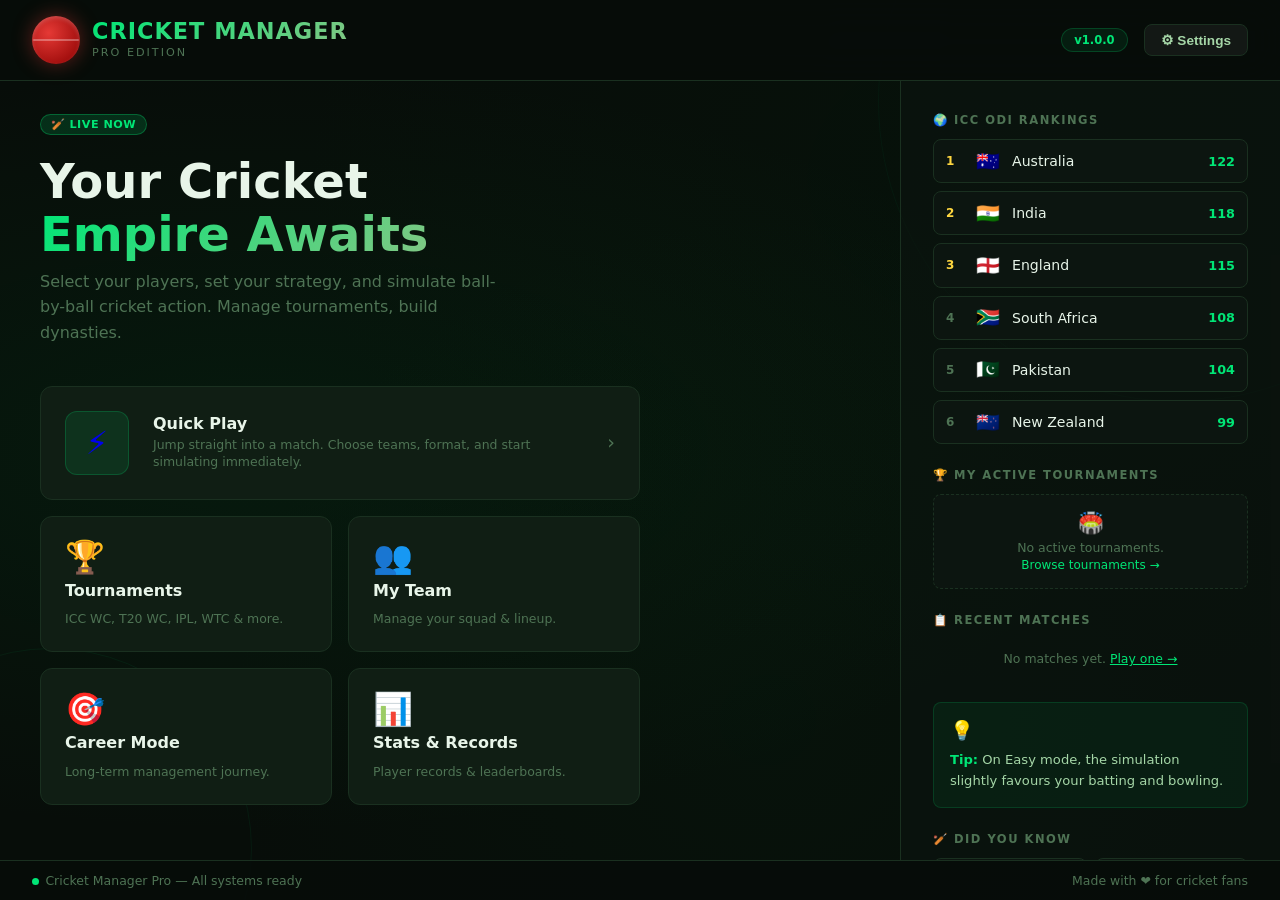
<file: frontend/index.html>
<!DOCTYPE html>
<html lang="en">
<head>
    <meta charset="UTF-8">
    <meta name="viewport" content="width=device-width, initial-scale=1.0">
    <title>Cricket Manager Pro</title>
    <link rel="stylesheet" href="css/style.css">
    <style>
        /* ===== MAIN MENU STYLES ===== */
        .hero {
            height: 100vh;
            display: flex;
            flex-direction: column;
        }

        /* Top Bar */
        .top-bar {
            display: flex;
            align-items: center;
            justify-content: space-between;
            padding: 1rem 2rem;
            background: rgba(7, 13, 9, 0.9);
            backdrop-filter: blur(20px);
            border-bottom: 1px solid var(--border);
        }

        .logo-area {
            display: flex;
            align-items: center;
            gap: 0.75rem;
        }

        .logo-ball {
            width: 48px; height: 48px;
            border-radius: 50%;
            background: radial-gradient(circle at 35% 35%, #e53935, #8b0000);
            box-shadow: 0 0 20px rgba(229, 57, 53, 0.4), inset 0 2px 4px rgba(255,255,255,0.2);
            display: flex;
            align-items: center;
            justify-content: center;
            position: relative;
            animation: floatBall 4s ease-in-out infinite;
        }

        .logo-ball::before {
            content: '';
            position: absolute;
            width: 46px; height: 2px;
            background: rgba(255,255,255,0.3);
            top: 50%;
            transform: translateY(-50%);
            border-radius: 2px;
        }

        @keyframes floatBall {
            0%, 100% { transform: translateY(0); }
            50% { transform: translateY(-6px); }
        }

        .logo-text h1 {
            font-size: 1.4rem;
            font-weight: 900;
            letter-spacing: 1px;
            background: linear-gradient(135deg, var(--accent-green), #81c784);
            -webkit-background-clip: text;
            -webkit-text-fill-color: transparent;
            background-clip: text;
        }

        .logo-text p {
            font-size: 0.7rem;
            color: var(--text-muted);
            text-transform: uppercase;
            letter-spacing: 2px;
            margin: 0;
        }

        .top-bar-right {
            display: flex;
            align-items: center;
            gap: 1rem;
        }

        .version-badge {
            padding: 0.25rem 0.75rem;
            background: rgba(0, 230, 118, 0.08);
            border: 1px solid rgba(0, 230, 118, 0.2);
            border-radius: 20px;
            font-size: 0.72rem;
            color: var(--accent-green);
            font-weight: 600;
        }

        /* ===== MAIN CONTENT ===== */
        .main-content {
            flex: 1;
            display: grid;
            grid-template-columns: 1fr 380px;
            gap: 0;
            overflow: hidden;   /* contain children so each panel scrolls independently */
        }

        /* Left: Menu */
        .menu-section {
            padding: 2rem 2.5rem;
            display: flex;
            flex-direction: column;
            justify-content: flex-start;
            overflow-y: auto;
        }

        .menu-tagline {
            margin-bottom: 0.5rem;
        }

        .menu-tagline .badge {
            font-size: 0.7rem;
        }

        .menu-headline {
            font-size: 3rem;
            font-weight: 900;
            line-height: 1.1;
            margin: 0.75rem 0 0.5rem;
        }

        .menu-headline span {
            background: linear-gradient(135deg, var(--accent-green), #81c784);
            -webkit-background-clip: text;
            -webkit-text-fill-color: transparent;
            background-clip: text;
        }

        .menu-sub {
            font-size: 1rem;
            color: var(--text-muted);
            margin-bottom: 2.5rem;
            max-width: 480px;
        }

        /* Menu Cards Grid */
        .menu-grid {
            display: grid;
            grid-template-columns: repeat(2, 1fr);
            gap: 1rem;
            max-width: 600px;
        }

        .menu-card {
            position: relative;
            padding: 1.5rem;
            background: var(--bg-card);
            border: 1px solid var(--border);
            border-radius: var(--radius);
            cursor: pointer;
            transition: var(--transition);
            text-decoration: none;
            overflow: hidden;
            display: flex;
            flex-direction: column;
            gap: 0.5rem;
        }

        .menu-card::before {
            content: '';
            position: absolute;
            top: 0; left: 0;
            width: 3px; height: 100%;
            background: var(--card-accent, var(--accent-green));
            opacity: 0;
            transition: var(--transition);
        }

        .menu-card:hover {
            border-color: var(--border-bright);
            transform: translateY(-3px);
            background: var(--bg-card-hover);
        }

        .menu-card:hover::before { opacity: 1; }

        .menu-card.featured {
            grid-column: span 2;
            flex-direction: row;
            align-items: center;
            gap: 1.5rem;
            --card-accent: var(--accent-green);
        }

        .menu-card-icon {
            font-size: 2rem;
            line-height: 1;
            flex-shrink: 0;
        }

        .menu-card-featured-icon {
            width: 64px; height: 64px;
            border-radius: var(--radius);
            background: rgba(0, 230, 118, 0.1);
            border: 1px solid rgba(0, 230, 118, 0.2);
            display: flex;
            align-items: center;
            justify-content: center;
            font-size: 2rem;
            flex-shrink: 0;
        }

        .menu-card-title {
            font-size: 1rem;
            font-weight: 700;
            color: var(--text-primary);
            margin-bottom: 0.15rem;
        }

        .menu-card-desc {
            font-size: 0.78rem;
            color: var(--text-muted);
            line-height: 1.4;
            margin: 0;
        }

        .menu-card-arrow {
            margin-left: auto;
            color: var(--text-muted);
            font-size: 1.2rem;
            transition: var(--transition);
        }

        .menu-card:hover .menu-card-arrow {
            color: var(--accent-green);
            transform: translateX(4px);
        }

        /* Individual card accents */
        .menu-card[data-accent="gold"] { --card-accent: var(--accent-gold); }
        .menu-card[data-accent="blue"] { --card-accent: var(--accent-blue); }
        .menu-card[data-accent="orange"] { --card-accent: var(--accent-orange); }
        .menu-card[data-accent="red"] { --card-accent: var(--accent-red); }

        /* ===== RIGHT PANEL ===== */
        .side-panel {
            border-left: 1px solid var(--border);
            padding: 2rem;
            display: flex;
            flex-direction: column;
            gap: 1.5rem;
            background: rgba(12, 21, 16, 0.6);
            overflow-y: auto;
        }

        .side-section-title {
            font-size: 0.72rem;
            text-transform: uppercase;
            letter-spacing: 1.5px;
            color: var(--text-muted);
            font-weight: 600;
            margin-bottom: 0.75rem;
        }

        /* World Rankings Mini */
        .ranking-list {
            display: flex;
            flex-direction: column;
            gap: 0.5rem;
        }

        .ranking-item {
            display: flex;
            align-items: center;
            gap: 0.75rem;
            padding: 0.6rem 0.75rem;
            background: var(--bg-secondary);
            border-radius: var(--radius-sm);
            border: 1px solid var(--border);
            transition: var(--transition);
        }

        .ranking-item:hover { border-color: var(--border-bright); }

        .rank-no {
            font-size: 0.75rem;
            font-weight: 700;
            color: var(--text-muted);
            width: 18px;
        }

        .rank-no.top { color: var(--accent-gold); }

        .rank-flag { font-size: 1.2rem; }

        .rank-name {
            flex: 1;
            font-size: 0.88rem;
            font-weight: 500;
        }

        .rank-rating {
            font-size: 0.8rem;
            font-weight: 700;
            color: var(--accent-green);
        }

        /* Current Fixtures */
        .fixture-card {
            padding: 0.75rem;
            background: var(--bg-secondary);
            border: 1px solid var(--border);
            border-radius: var(--radius-sm);
            display: flex;
            align-items: center;
            justify-content: space-between;
            gap: 0.75rem;
            transition: var(--transition);
        }

        .fixture-card:hover { border-color: var(--border-bright); }

        .fixture-teams {
            display: flex;
            flex-direction: column;
            gap: 0.25rem;
        }

        .fixture-team {
            display: flex;
            align-items: center;
            gap: 0.5rem;
            font-size: 0.82rem;
        }

        .fixture-info {
            text-align: right;
        }

        .fixture-format {
            font-size: 0.7rem;
            font-weight: 600;
            color: var(--accent-blue);
        }

        .fixture-date {
            font-size: 0.7rem;
            color: var(--text-muted);
            margin-top: 0.2rem;
        }

        /* Tip of the Day */
        .tip-card {
            padding: 1rem;
            background: rgba(0, 230, 118, 0.06);
            border: 1px solid rgba(0, 230, 118, 0.15);
            border-radius: var(--radius-sm);
        }

        .tip-card .tip-icon { font-size: 1.2rem; margin-bottom: 0.4rem; }
        .tip-card p { font-size: 0.82rem; color: var(--text-secondary); margin: 0; }

        /* ===== BOTTOM BAR ===== */
        .bottom-bar {
            padding: 0.75rem 2rem;
            background: rgba(7, 13, 9, 0.9);
            border-top: 1px solid var(--border);
            display: flex;
            align-items: center;
            justify-content: space-between;
            font-size: 0.78rem;
            color: var(--text-muted);
        }

        .status-dot {
            width: 7px; height: 7px;
            border-radius: 50%;
            background: var(--accent-green);
            display: inline-block;
            margin-right: 0.4rem;
            animation: pulse 2s ease-in-out infinite;
        }

        @media (max-width: 900px) {
            .main-content { grid-template-columns: 1fr; }
            .side-panel { display: none; }
            .menu-headline { font-size: 2rem; }
            .menu-grid { max-width: 100%; }
        }
        @media (max-width: 500px) {
            .menu-grid { grid-template-columns: 1fr; }
            .menu-card.featured { flex-direction: column; }
        }
    </style>
</head>
<body>
    <div class="bg-animated"></div>

    <div class="hero">
        <!-- TOP BAR -->
        <div class="top-bar">
            <div class="logo-area">
                <div class="logo-ball"></div>
                <div class="logo-text">
                    <h1>CRICKET MANAGER</h1>
                    <p>Pro Edition</p>
                </div>
            </div>
            <div class="top-bar-right">
                <span class="version-badge">v1.0.0</span>
                <button class="btn btn-ghost btn-sm">⚙ Settings</button>
            </div>
        </div>

        <!-- MAIN CONTENT -->
        <div class="main-content">

            <!-- LEFT: MENU -->
            <div class="menu-section fade-in">
                <div class="menu-tagline">
                    <span class="badge badge-green">🏏 Live Now</span>
                </div>
                <h2 class="menu-headline">Your Cricket<br><span>Empire Awaits</span></h2>
                <p class="menu-sub">Select your players, set your strategy, and simulate ball-by-ball cricket action. Manage tournaments, build dynasties.</p>

                <div class="menu-grid">
                    <!-- Quick Play -->
                    <a href="pages/quick-play.html" class="menu-card featured">
                        <div class="menu-card-featured-icon">⚡</div>
                        <div style="flex:1">
                            <div class="menu-card-title">Quick Play</div>
                            <p class="menu-card-desc">Jump straight into a match. Choose teams, format, and start simulating immediately.</p>
                        </div>
                        <span class="menu-card-arrow">›</span>
                    </a>

                    <!-- Tournaments -->
                    <a href="pages/tournaments.html" class="menu-card" data-accent="gold">
                        <div class="menu-card-icon">🏆</div>
                        <div class="menu-card-title">Tournaments</div>
                        <p class="menu-card-desc">ICC WC, T20 WC, IPL, WTC & more.</p>
                    </a>

                    <!-- My Team -->
                    <a href="pages/my-team.html" class="menu-card" data-accent="blue">
                        <div class="menu-card-icon">👥</div>
                        <div class="menu-card-title">My Team</div>
                        <p class="menu-card-desc">Manage your squad & lineup.</p>
                    </a>

                    <!-- Career Mode -->
                    <a href="pages/career.html" class="menu-card" data-accent="orange">
                        <div class="menu-card-icon">🎯</div>
                        <div class="menu-card-title">Career Mode</div>
                        <p class="menu-card-desc">Long-term management journey.</p>
                    </a>

                    <!-- Stats & Records -->
                    <a href="pages/stats.html" class="menu-card" data-accent="red">
                        <div class="menu-card-icon">📊</div>
                        <div class="menu-card-title">Stats & Records</div>
                        <p class="menu-card-desc">Player records & leaderboards.</p>
                    </a>
                </div>
            </div>

            <!-- RIGHT: SIDE PANEL -->
            <div class="side-panel fade-in">

                <!-- ICC Rankings -->
                <div>
                    <div class="side-section-title">🌍 ICC ODI Rankings</div>
                    <div class="ranking-list">
                        <div class="ranking-item">
                            <span class="rank-no top">1</span>
                            <span class="rank-flag">🇦🇺</span>
                            <span class="rank-name">Australia</span>
                            <span class="rank-rating">122</span>
                        </div>
                        <div class="ranking-item">
                            <span class="rank-no top">2</span>
                            <span class="rank-flag">🇮🇳</span>
                            <span class="rank-name">India</span>
                            <span class="rank-rating">118</span>
                        </div>
                        <div class="ranking-item">
                            <span class="rank-no top">3</span>
                            <span class="rank-flag">🏴󠁧󠁢󠁥󠁮󠁧󠁿</span>
                            <span class="rank-name">England</span>
                            <span class="rank-rating">115</span>
                        </div>
                        <div class="ranking-item">
                            <span class="rank-no">4</span>
                            <span class="rank-flag">🇿🇦</span>
                            <span class="rank-name">South Africa</span>
                            <span class="rank-rating">108</span>
                        </div>
                        <div class="ranking-item">
                            <span class="rank-no">5</span>
                            <span class="rank-flag">🇵🇰</span>
                            <span class="rank-name">Pakistan</span>
                            <span class="rank-rating">104</span>
                        </div>
                        <div class="ranking-item">
                            <span class="rank-no">6</span>
                            <span class="rank-flag">🇳🇿</span>
                            <span class="rank-name">New Zealand</span>
                            <span class="rank-rating">99</span>
                        </div>
                    </div>
                </div>

                <!-- My Active Tournaments -->
                <div>
                    <div class="side-section-title">🏆 My Active Tournaments</div>
                    <div id="activeTournamentsEl"></div>
                </div>

                <!-- Recent Matches -->
                <div>
                    <div class="side-section-title">📋 Recent Matches</div>
                    <div id="recentMatchesEl"></div>
                </div>

                <!-- Tip of the Day -->
                <div class="tip-card">
                    <div class="tip-icon">💡</div>
                    <p id="tipText"><strong style="color:var(--accent-green)">Tip:</strong> Loading tip...</p>
                </div>

                <!-- Quick Stats -->
                <div>
                    <div class="side-section-title">🏏 Did You Know</div>
                    <div style="display:grid;grid-template-columns:1fr 1fr;gap:0.5rem">
                        <div style="padding:0.75rem;background:var(--bg-secondary);border:1px solid var(--border);border-radius:var(--radius-sm);text-align:center">
                            <div style="font-size:1.4rem;font-weight:800;color:var(--accent-green)">400+</div>
                            <div style="font-size:0.72rem;color:var(--text-muted)">Players in DB</div>
                        </div>
                        <div style="padding:0.75rem;background:var(--bg-secondary);border:1px solid var(--border);border-radius:var(--radius-sm);text-align:center">
                            <div style="font-size:1.4rem;font-weight:800;color:var(--accent-gold)">12+</div>
                            <div style="font-size:0.72rem;color:var(--text-muted)">Tournaments</div>
                        </div>
                    </div>
                </div>

            </div>
        </div>

        <!-- BOTTOM BAR -->
        <div class="bottom-bar">
            <div><span class="status-dot"></span>Cricket Manager Pro — All systems ready</div>
            <div>Made with ❤️ for cricket fans</div>
        </div>
    </div>

    <script>
        // Menu card hover effects
        document.querySelectorAll('.menu-card').forEach(card => {
            card.addEventListener('mouseenter', () => card.style.boxShadow = '0 8px 30px rgba(0,0,0,0.3)');
            card.addEventListener('mouseleave', () => card.style.boxShadow = '');
        });

        // Coming soon pages
        document.querySelectorAll('a[href*="my-team"], a[href*="career"], a[href*="stats"]').forEach(link => {
            link.addEventListener('click', e => { e.preventDefault(); alert('Coming soon!'); });
        });

        // ===== ACTIVE TOURNAMENTS from localStorage =====
        function renderActiveTournaments() {
            const el = document.getElementById('activeTournamentsEl');
            let tours = [];
            try { tours = JSON.parse(localStorage.getItem('cmp_activeTournaments') || '[]'); } catch(e) {}

            if (!tours.length) {
                el.innerHTML = `<div style="padding:1rem;background:var(--bg-secondary);border:1px dashed var(--border);border-radius:var(--radius-sm);text-align:center">
                    <div style="font-size:1.3rem;margin-bottom:0.3rem">🏟️</div>
                    <div style="font-size:0.78rem;color:var(--text-muted)">No active tournaments.</div>
                    <a href="pages/tournaments.html" style="font-size:0.75rem;color:var(--accent-green);text-decoration:none;margin-top:0.2rem;display:block">Browse tournaments →</a>
                </div>`;
                return;
            }

            el.innerHTML = tours.map(t => {
                const played = t.matchesPlayed || 0;
                const won    = t.matchesWon    || 0;
                const lost   = played - won;
                const teamLabel = t.userTeamName
                    ? `${t.userTeamFlag || ''} ${t.userTeamName}`
                    : (t.userTeam ? t.userTeam : '—');
                const lastResultBadge = t.lastResult
                    ? `<span style="font-size:0.62rem;font-weight:700;color:${t.lastResult==='won'?'var(--accent-green)':'var(--accent-red)'}">${t.lastResult==='won'?'W':'L'} vs ${t.lastOpponent||''}</span>`
                    : `<span class="badge badge-gold" style="font-size:0.62rem">Group Stage</span>`;
                return `<div class="fixture-card" style="flex-direction:column;gap:0.3rem;margin-bottom:0.4rem;cursor:pointer"
                    onclick="window.location.href='pages/tournament-play.html?id=${t.id}'">
                    <div style="display:flex;justify-content:space-between;align-items:center">
                        <div style="font-size:0.82rem;font-weight:700">${t.emblem||'🏆'} ${t.name}</div>
                        ${lastResultBadge}
                    </div>
                    <div style="font-size:0.75rem;color:var(--text-muted)">
                        Playing as <strong style="color:var(--accent-green)">${teamLabel}</strong>
                        · <span style="color:var(--text-muted)">${t.format}</span>
                    </div>
                    <div style="font-size:0.65rem;color:var(--text-muted);margin-top:0.2rem">${played} played · ${won}W ${lost}L</div>
                </div>`;
            }).join('');
        }

        // ===== RECENT MATCHES from localStorage =====
        function renderRecentMatches() {
            const el = document.getElementById('recentMatchesEl');
            let matches = [];
            try { matches = JSON.parse(localStorage.getItem('cmp_recentMatches') || '[]'); } catch(e) {}

            if (!matches.length) {
                el.innerHTML = `<div style="font-size:0.78rem;color:var(--text-muted);text-align:center;padding:0.75rem">
                    No matches yet. <a href="pages/quick-play.html" style="color:var(--accent-green)">Play one →</a>
                </div>`;
                return;
            }

            el.innerHTML = matches.slice(0, 4).map(m => {
                const won = m.result === 'won';
                return `<div class="fixture-card" style="margin-bottom:0.4rem">
                    <div class="fixture-teams">
                        <div class="fixture-team" style="font-weight:700">${m.userFlag} ${m.userTeam}</div>
                        <div class="fixture-team" style="color:var(--text-muted);font-size:0.72rem">vs</div>
                        <div class="fixture-team">${m.oppFlag} ${m.opponent}</div>
                    </div>
                    <div class="fixture-info">
                        <div class="fixture-format">${m.format}</div>
                        <div style="font-size:0.72rem;font-weight:700;margin-top:0.2rem;color:${won?'var(--accent-green)':'var(--accent-red)'}">${won?'WON':'LOST'}</div>
                        <div style="font-size:0.65rem;color:var(--text-muted)">${m.date||''}</div>
                    </div>
                </div>`;
            }).join('');
        }

        // ===== TIPS =====
        const TIPS = [
            'High batting aggression increases boundary chances but also wicket risk.',
            'Use Economy bowling in powerplay to keep the AI quiet with dot balls.',
            'Switch to Wicket Hunt bowling in the death overs to take quick wickets.',
            'AI adjusts its batting aggression based on the required run rate.',
            'On Hard difficulty, the AI uses situational awareness to outplay you.',
            'Defensive fielding saves boundaries but reduces caught-behind chances.',
            'On Easy mode, the simulation slightly favours your batting and bowling.',
            'A batting aggression of 7+ in death overs can yield big sixes.',
        ];
        document.getElementById('tipText').innerHTML = `<strong style="color:var(--accent-green)">Tip:</strong> ${TIPS[Math.floor(Math.random()*TIPS.length)]}`;

        renderActiveTournaments();
        renderRecentMatches();
    </script>
</body>
</html>
</file>
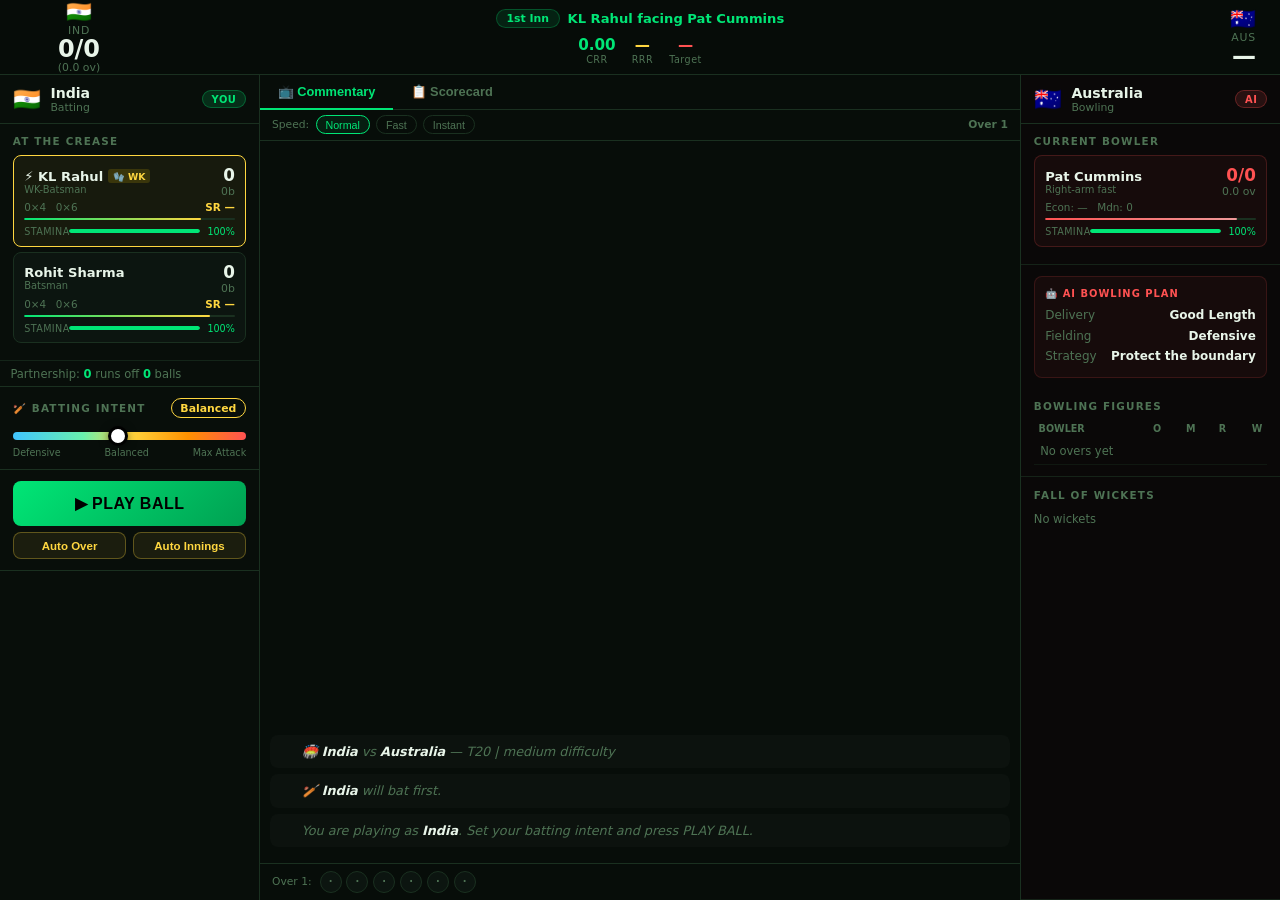
<file: frontend/pages/match.html>
<!DOCTYPE html>
<html lang="en">
<head>
    <meta charset="UTF-8">
    <meta name="viewport" content="width=device-width, initial-scale=1.0">
    <title>Match — Cricket Manager Pro</title>
    <link rel="stylesheet" href="../css/style.css">
    <style>
        * { margin: 0; padding: 0; box-sizing: border-box; }
        body {
            background: var(--bg-primary); color: var(--text-primary);
            font-family: 'Segoe UI', system-ui, sans-serif;
            overflow: hidden; height: 100vh; display: flex; flex-direction: column;
        }

        /* ===== MATCH HEADER ===== */
        .match-header {
            background: #060c08;
            border-bottom: 1px solid var(--border);
            padding: 0 1.5rem;
            display: flex; align-items: center; gap: 1rem;
            flex-shrink: 0; min-height: 62px;
        }

        .mh-team {
            display: flex; flex-direction: column; align-items: center;
            min-width: 110px;
        }

        .mh-team-flag { font-size: 1.3rem; }
        .mh-team-name { font-size: 0.68rem; color: var(--text-muted); text-transform: uppercase; letter-spacing: 0.8px; }
        .mh-score { font-size: 1.5rem; font-weight: 900; line-height: 1; }
        .mh-overs { font-size: 0.68rem; color: var(--text-muted); }

        .mh-center { flex: 1; display: flex; flex-direction: column; align-items: center; gap: 0.2rem; }

        .mh-status {
            font-size: 0.82rem; font-weight: 600; color: var(--accent-green); text-align: center;
        }

        .balls-row { display: flex; gap: 0.3rem; align-items: center; }

        .bball {
            width: 26px; height: 26px; border-radius: 50%;
            display: flex; align-items: center; justify-content: center;
            font-size: 0.7rem; font-weight: 700; border: 1px solid;
        }
        .bball-0  { background: rgba(255,255,255,0.04); border-color: var(--border); color: var(--text-muted); }
        .bball-1  { background: rgba(0,230,118,0.1);  border-color: rgba(0,230,118,0.3); color: var(--accent-green); }
        .bball-2  { background: rgba(0,230,118,0.15); border-color: rgba(0,230,118,0.4); color: var(--accent-green); }
        .bball-3  { background: rgba(64,196,255,0.1); border-color: rgba(64,196,255,0.4); color: var(--accent-blue); }
        .bball-4  { background: rgba(255,215,64,0.15);border-color: rgba(255,215,64,0.4); color: var(--accent-gold); }
        .bball-6  { background: rgba(0,230,118,0.3); border-color: var(--accent-green); color: #001a0a; font-size:0.68rem; }
        .bball-W  { background: rgba(255,82,82,0.2); border-color: rgba(255,82,82,0.5); color: var(--accent-red); font-size:0.68rem; }
        .bball-WD { background: rgba(64,196,255,0.1);border-color: rgba(64,196,255,0.4); color: var(--accent-blue); font-size:0.58rem; }
        .bball-NB { background: rgba(255,145,0,0.15);border-color: rgba(255,145,0,0.4); color: var(--accent-orange); font-size:0.58rem; }

        .mh-rates { display: flex; gap: 1rem; margin-top: 0.1rem; }
        .rate-block { text-align: center; }
        .rate-val { font-size: 0.95rem; font-weight: 800; }
        .rate-crr { color: var(--accent-green); }
        .rate-rrr { color: var(--accent-gold); }
        .rate-tgt { color: var(--accent-red); }
        .rate-lbl { font-size: 0.6rem; color: var(--text-muted); letter-spacing: 0.5px; }

        .innings-pill {
            padding: 0.15rem 0.6rem; border-radius: 20px; font-size: 0.68rem; font-weight: 700;
            background: rgba(0,230,118,0.1); border: 1px solid rgba(0,230,118,0.25); color: var(--accent-green);
        }

        /* ===== MAIN BODY ===== */
        .match-body {
            flex: 1; display: grid; grid-template-columns: 260px 1fr 260px; overflow: hidden;
        }

        /* ===== SIDE PANELS ===== */
        .side-panel {
            display: flex; flex-direction: column; overflow-y: auto;
            background: #080e0a; border-right: 1px solid var(--border);
        }
        .side-panel.right-side { border-right: none; border-left: 1px solid var(--border); background: #0a0808; }

        /* Panel section */
        .ps {
            padding: 0.7rem 0.8rem; border-bottom: 1px solid rgba(26,48,32,0.7);
        }

        .ps-title {
            font-size: 0.65rem; text-transform: uppercase; letter-spacing: 1.2px;
            color: var(--text-muted); font-weight: 700; margin-bottom: 0.5rem;
        }

        /* ===== TEAM HEADER STRIP ===== */
        .team-strip {
            padding: 0.6rem 0.8rem;
            display: flex; align-items: center; gap: 0.6rem;
            border-bottom: 1px solid var(--border);
        }

        .ts-flag { font-size: 1.4rem; }
        .ts-info { flex: 1; }
        .ts-name { font-size: 0.88rem; font-weight: 700; }
        .ts-sub  { font-size: 0.68rem; color: var(--text-muted); }

        .you-badge {
            padding: 0.15rem 0.55rem; border-radius: 20px; font-size: 0.62rem; font-weight: 800;
            background: rgba(0,230,118,0.15); border: 1px solid rgba(0,230,118,0.3);
            color: var(--accent-green); letter-spacing: 0.5px;
        }

        .ai-badge {
            padding: 0.15rem 0.55rem; border-radius: 20px; font-size: 0.62rem; font-weight: 800;
            background: rgba(255,82,82,0.12); border: 1px solid rgba(255,82,82,0.3);
            color: var(--accent-red); letter-spacing: 0.5px;
        }

        /* ===== BATSMAN CARD ===== */
        .batsman-card {
            padding: 0.55rem 0.65rem;
            background: var(--bg-secondary); border: 1px solid var(--border);
            border-radius: var(--radius-sm); margin-bottom: 0.35rem; transition: var(--transition);
        }
        .batsman-card.on-strike { border-color: var(--accent-gold); background: rgba(255,215,64,0.06); }

        .bc-top { display: flex; justify-content: space-between; align-items: center; margin-bottom: 0.2rem; }
        .bc-name { font-size: 0.82rem; font-weight: 700; }
        .bc-role { font-size: 0.62rem; color: var(--text-muted); }
        .bc-runs { font-size: 1.05rem; font-weight: 900; color: var(--text-primary); }
        .bc-balls { font-size: 0.68rem; color: var(--text-muted); }
        .bc-details { font-size: 0.65rem; color: var(--text-muted); display: flex; gap: 0.6rem; margin-top: 0.15rem; }
        .bc-sr { color: var(--accent-gold); font-weight: 600; margin-left: auto; }

        .skill-bar { height: 2px; background: var(--border); border-radius: 1px; margin-top: 0.3rem; overflow: hidden; }
        .skill-fill { height: 100%; border-radius: 1px; }

        .energy-row { display: flex; align-items: center; gap: 0.4rem; margin-top: 0.35rem; }
        .energy-label { font-size: 0.6rem; color: var(--text-muted); text-transform: uppercase; letter-spacing: 0.4px; width: 38px; flex-shrink: 0; }
        .energy-bar { flex: 1; height: 4px; background: var(--border); border-radius: 2px; overflow: hidden; }
        .energy-fill { height: 100%; border-radius: 2px; transition: width 0.4s ease, background 0.4s ease; }
        .energy-pct { font-size: 0.6rem; color: var(--text-muted); width: 28px; text-align: right; flex-shrink: 0; }

        .partnership {
            padding: 0.35rem 0.65rem; font-size: 0.72rem;
            color: var(--text-muted); border-bottom: 1px solid var(--border);
        }
        .partnership strong { color: var(--accent-green); }

        /* ===== BOWLER CARD ===== */
        .bowler-card {
            padding: 0.55rem 0.65rem;
            background: rgba(255,82,82,0.05); border: 1px solid rgba(255,82,82,0.2);
            border-radius: var(--radius-sm); margin-bottom: 0.4rem;
        }

        /* ===== AGGRESSION METER ===== */
        .aggr-meter { padding: 0.7rem 0.8rem; border-bottom: 1px solid var(--border); }

        .aggr-header {
            display: flex; align-items: center; justify-content: space-between;
            margin-bottom: 0.4rem;
        }
        .aggr-mode-badge {
            padding: 0.15rem 0.55rem; border-radius: 20px;
            font-size: 0.68rem; font-weight: 700;
            border: 1px solid; transition: all 0.3s ease;
        }
        .aggr-track-wrap { position: relative; margin-bottom: 0.3rem; }

        input.aggr-slider {
            width: 100%; -webkit-appearance: none;
            height: 8px; border-radius: 4px; outline: none; cursor: pointer;
            background: linear-gradient(90deg, #40c4ff 0%, #69f0ae 30%, #ffd740 50%, #ff9100 75%, #ff5252 100%);
        }
        input.aggr-slider::-webkit-slider-thumb {
            -webkit-appearance: none;
            width: 20px; height: 20px; border-radius: 50%;
            background: #fff; border: 3px solid #000;
            box-shadow: 0 2px 8px rgba(0,0,0,0.5); cursor: pointer; transition: transform 0.2s;
        }
        input.aggr-slider::-webkit-slider-thumb:hover { transform: scale(1.2); }

        .aggr-scale {
            display: flex; justify-content: space-between;
            font-size: 0.6rem; color: var(--text-muted); margin-top: 0.2rem;
        }

        /* ===== FIELDING BUTTONS ===== */
        .fielding-btns { display: flex; gap: 0.3rem; padding: 0.6rem 0.8rem; border-bottom: 1px solid var(--border); }
        .fld-btn {
            flex: 1; padding: 0.4rem 0.2rem; background: var(--bg-secondary);
            border: 1px solid var(--border); border-radius: var(--radius-sm);
            cursor: pointer; text-align: center; font-size: 0.68rem; font-weight: 600;
            color: var(--text-muted); transition: var(--transition);
        }
        .fld-btn:hover { color: var(--text-primary); border-color: var(--border-bright); }
        .fld-btn.active { background: rgba(0,230,118,0.1); border-color: var(--accent-green); color: var(--accent-green); }

        /* ===== PLAY BUTTON ===== */
        .play-section { padding: 0.7rem 0.8rem; border-bottom: 1px solid var(--border); }

        .play-ball-btn {
            width: 100%; padding: 0.8rem;
            background: linear-gradient(135deg, var(--accent-green), var(--accent-green-dim));
            border: none; border-radius: var(--radius-sm);
            color: #000; font-size: 1rem; font-weight: 900;
            cursor: pointer; transition: var(--transition); letter-spacing: 0.5px;
        }
        .play-ball-btn:hover { opacity: 0.9; transform: translateY(-1px); box-shadow: 0 6px 20px rgba(0,230,118,0.3); }
        .play-ball-btn:active { transform: translateY(0); }
        .play-ball-btn:disabled { opacity: 0.35; cursor: not-allowed; transform: none; box-shadow: none; }

        .sim-btns { display: flex; gap: 0.4rem; margin-top: 0.4rem; }
        .sim-btn {
            flex: 1; padding: 0.4rem; font-size: 0.72rem; font-weight: 700; cursor: pointer;
            border-radius: var(--radius-sm); border: 1px solid rgba(255,215,64,0.3);
            background: rgba(255,215,64,0.08); color: var(--accent-gold); transition: var(--transition);
        }
        .sim-btn:hover { background: rgba(255,215,64,0.15); }

        /* ===== AI INFO BOX ===== */
        .ai-info-box {
            margin: 0.7rem 0.8rem; padding: 0.65rem;
            background: rgba(255,82,82,0.05); border: 1px solid rgba(255,82,82,0.15);
            border-radius: var(--radius-sm);
        }
        .ai-info-title { font-size: 0.62rem; text-transform: uppercase; letter-spacing: 1px; color: var(--accent-red); font-weight: 700; margin-bottom: 0.4rem; }
        .ai-info-row { display: flex; justify-content: space-between; font-size: 0.75rem; padding: 0.2rem 0; }
        .ai-info-label { color: var(--text-muted); }
        .ai-info-val { font-weight: 600; color: var(--text-primary); }

        /* ===== BOWLING FIGURES TABLE ===== */
        .fig-table { width: 100%; font-size: 0.72rem; border-collapse: collapse; }
        .fig-table th { color: var(--text-muted); font-size: 0.6rem; text-transform: uppercase; padding: 0.2rem 0.3rem; text-align: right; }
        .fig-table th:first-child { text-align: left; }
        .fig-table td { padding: 0.3rem 0.3rem; border-bottom: 1px solid rgba(26,48,32,0.4); text-align: right; color: var(--text-secondary); }
        .fig-table td:first-child { text-align: left; color: var(--text-primary); }
        .fig-table tr.current-bowler td { color: var(--accent-red); }

        /* ===== FOW ===== */
        .fow-list { font-size: 0.72rem; line-height: 1.9; }
        .fow-item { display: flex; justify-content: space-between; }
        .fow-score { color: var(--accent-red); font-weight: 700; }
        .fow-detail { color: var(--text-muted); }

        /* ===== CENTER ===== */
        .match-center { display: flex; flex-direction: column; overflow: hidden; }

        .center-tabs {
            display: flex; border-bottom: 1px solid var(--border);
            background: #070d09; flex-shrink: 0;
        }
        .c-tab {
            padding: 0.55rem 1.1rem; background: none; border: none;
            border-bottom: 2px solid transparent; color: var(--text-muted);
            font-size: 0.8rem; font-weight: 600; cursor: pointer; transition: var(--transition); margin-bottom: -1px;
        }
        .c-tab:hover { color: var(--text-secondary); }
        .c-tab.active { color: var(--accent-green); border-bottom-color: var(--accent-green); }

        /* Speed bar */
        .speed-bar {
            display: flex; align-items: center; gap: 0.4rem;
            padding: 0.35rem 0.75rem; border-bottom: 1px solid var(--border);
            background: #070d09; flex-shrink: 0;
        }
        .speed-lbl { font-size: 0.67rem; color: var(--text-muted); }
        .spd-btn {
            padding: 0.15rem 0.55rem; border-radius: 20px; border: 1px solid var(--border);
            background: none; color: var(--text-muted); font-size: 0.67rem; cursor: pointer; transition: var(--transition);
        }
        .spd-btn.active { border-color: var(--accent-green); color: var(--accent-green); background: rgba(0,230,118,0.08); }

        /* Commentary */
        .commentary-panel {
            flex: 1; overflow-y: auto; padding: 0.6rem;
            display: flex; flex-direction: column-reverse;
        }

        .comm-item {
            display: flex; gap: 0.6rem; padding: 0.5rem 0.65rem;
            border-radius: var(--radius-sm); margin-bottom: 0.35rem;
            animation: slideUp 0.25s ease; border-left: 3px solid transparent;
        }
        @keyframes slideUp { from { opacity:0; transform:translateY(8px); } to { opacity:1; transform:translateY(0); } }

        .comm-item.latest   { background: rgba(0,230,118,0.05); }
        .comm-item.is-six   { border-left-color: var(--accent-green); background: rgba(0,230,118,0.07); }
        .comm-item.is-four  { border-left-color: var(--accent-gold); background: rgba(255,215,64,0.05); }
        .comm-item.is-wicket{ border-left-color: var(--accent-red); background: rgba(255,82,82,0.07); }
        .comm-item.is-extra { border-left-color: var(--accent-blue); background: rgba(64,196,255,0.04); }
        .comm-item.is-system{ background: rgba(255,255,255,0.02); border-left: none; }

        .comm-over { font-size: 0.67rem; color: var(--text-muted); flex-shrink: 0; min-width: 36px; }
        .comm-ball-dot {
            width: 24px; height: 24px; border-radius: 50%; flex-shrink: 0;
            display: flex; align-items: center; justify-content: center; font-size: 0.68rem; font-weight: 700; border: 1px solid;
        }
        .comm-text { font-size: 0.8rem; line-height: 1.4; color: var(--text-secondary); }
        .comm-text strong { color: var(--text-primary); }

        /* AI action strip (shows after each ball) */
        .ai-action-strip {
            padding: 0.3rem 0.75rem; background: rgba(255,82,82,0.05);
            border-bottom: 1px solid rgba(255,82,82,0.1);
            font-size: 0.7rem; color: var(--text-muted); display: none;
            align-items: center; gap: 1rem; flex-shrink: 0;
        }
        .ai-action-strip.show { display: flex; }
        .ai-chip {
            display: flex; align-items: center; gap: 0.3rem;
            padding: 0.1rem 0.45rem; border-radius: 20px;
            background: rgba(255,82,82,0.1); border: 1px solid rgba(255,82,82,0.2);
            color: var(--accent-red); font-size: 0.65rem; font-weight: 600;
        }

        /* Over balls bar */
        .over-bar {
            padding: 0.45rem 0.75rem; border-top: 1px solid var(--border);
            background: #070d09; display: flex; align-items: center; gap: 0.5rem; flex-shrink: 0;
        }
        .over-lbl { font-size: 0.67rem; color: var(--text-muted); white-space: nowrap; }
        .over-balls-row { display: flex; gap: 0.3rem; }
        .ob {
            width: 22px; height: 22px; border-radius: 50%; border: 1px solid var(--border);
            display: flex; align-items: center; justify-content: center;
            font-size: 0.62rem; font-weight: 700; background: var(--bg-secondary); color: var(--text-muted);
        }

        /* Scorecard */
        .sc-panel { flex: 1; overflow-y: auto; padding: 0.6rem; display: none; }
        .sc-panel.active { display: block; }
        .sc-head { font-size: 0.68rem; font-weight: 700; text-transform: uppercase; letter-spacing: 1px; color: var(--text-muted); background: var(--bg-secondary); padding: 0.4rem 0.5rem; border-radius: 4px; margin: 0.5rem 0 0.3rem; }
        .sc-tbl { width: 100%; border-collapse: collapse; font-size: 0.78rem; }
        .sc-tbl th { text-align: left; padding: 0.35rem 0.4rem; color: var(--text-muted); font-size: 0.62rem; text-transform: uppercase; border-bottom: 1px solid var(--border); }
        .sc-tbl th:not(:first-child):not(:nth-child(2)) { text-align: right; }
        .sc-tbl td { padding: 0.4rem 0.4rem; border-bottom: 1px solid rgba(26,48,32,0.4); }
        .sc-tbl td:not(:first-child):not(:nth-child(2)) { text-align: right; color: var(--text-secondary); }
        .sc-tbl tr.on-strike td:first-child { color: var(--accent-gold); font-weight: 700; }
        .sc-tbl tr.not-out td:first-child { color: var(--accent-green); }

        /* Match Result Overlay */
        .result-overlay {
            position: fixed; inset: 0; background: rgba(0,0,0,0.92);
            display: flex; align-items: center; justify-content: center; z-index: 999;
            opacity: 0; pointer-events: none; transition: opacity 0.4s ease;
        }
        .result-overlay.show { opacity: 1; pointer-events: all; }
        .result-card {
            background: var(--bg-card); border: 1px solid var(--border-bright); border-radius: var(--radius);
            padding: 2.5rem; max-width: 460px; width: 90%; text-align: center;
            animation: popIn 0.5s cubic-bezier(0.175, 0.885, 0.32, 1.275);
        }
        @keyframes popIn { from { transform:scale(0.7);opacity:0; } to { transform:scale(1);opacity:1; } }

        .res-trophy { font-size: 3rem; margin-bottom: 0.5rem; }
        .res-title { font-size: 1.8rem; font-weight: 900; margin-bottom: 0.3rem; }
        .res-sub { color: var(--text-secondary); margin-bottom: 1.5rem; font-size: 0.95rem; }
        .res-stats { display: grid; grid-template-columns: repeat(3,1fr); gap: 0.75rem; margin-bottom: 1.5rem; }
        .res-stat { padding: 0.65rem; background: var(--bg-secondary); border-radius: var(--radius-sm); border: 1px solid var(--border); }
        .res-stat-val { font-size: 1.1rem; font-weight: 800; }
        .res-stat-lbl { font-size: 0.65rem; color: var(--text-muted); margin-top: 0.15rem; }

        /* Bowler modal */
        .bowler-list-item {
            display: flex; align-items: center; gap: 0.7rem;
            padding: 0.6rem 0.8rem; background: var(--bg-secondary); border: 1px solid var(--border);
            border-radius: var(--radius-sm); cursor: pointer; transition: var(--transition); margin-bottom: 0.4rem;
        }
        .bowler-list-item:hover { border-color: var(--accent-red); }
        .bowler-list-item.current { border-color: var(--accent-red); background: rgba(255,82,82,0.08); }

        /* Innings break overlay */
        .innings-break {
            position: fixed; inset: 0; background: rgba(0,0,0,0.88);
            display: flex; align-items: center; justify-content: center; z-index: 800;
            opacity: 0; pointer-events: none; transition: opacity 0.3s;
        }
        .innings-break.show { opacity: 1; pointer-events: all; }
        .ib-card {
            background: var(--bg-card); border: 1px solid var(--border-bright); border-radius: var(--radius);
            padding: 2rem; max-width: 400px; width: 90%; text-align: center;
        }

        @media(max-width:900px) {
            .match-body { grid-template-columns: 220px 1fr; }
            .side-panel.right-side { display: none; }
        }
        @media(max-width:600px) {
            .match-body { grid-template-columns: 1fr; }
            .side-panel { display: none; }
        }
    </style>
</head>
<body>

<!-- ===== MATCH HEADER ===== -->
<div class="match-header">
    <div class="mh-team" id="mhLeft">
        <div class="mh-team-flag" id="mhLeftFlag">🏏</div>
        <div class="mh-team-name" id="mhLeftName">TEAM</div>
        <div class="mh-score" id="mhLeftScore">—</div>
        <div class="mh-overs" id="mhLeftOvers"></div>
    </div>

    <div class="mh-center">
        <div style="display:flex;align-items:center;gap:0.5rem">
            <span class="innings-pill" id="inningsPill">1st Inn</span>
            <span class="mh-status" id="mhStatus">—</span>
        </div>
        <div class="balls-row" id="ballsRow"></div>
        <div class="mh-rates">
            <div class="rate-block"><div class="rate-val rate-crr" id="crrEl">0.00</div><div class="rate-lbl">CRR</div></div>
            <div class="rate-block"><div class="rate-val rate-rrr" id="rrrEl">—</div><div class="rate-lbl">RRR</div></div>
            <div class="rate-block"><div class="rate-val rate-tgt" id="tgtEl">—</div><div class="rate-lbl">Target</div></div>
        </div>
    </div>

    <div class="mh-team" style="align-items:flex-end" id="mhRight">
        <div class="mh-team-flag" id="mhRightFlag">🏏</div>
        <div class="mh-team-name" id="mhRightName">TEAM</div>
        <div class="mh-score" id="mhRightScore">—</div>
        <div class="mh-overs" id="mhRightOvers"></div>
    </div>
</div>

<!-- ===== MATCH BODY ===== -->
<div class="match-body">

    <!-- ===== LEFT PANEL (batting team) ===== -->
    <div class="side-panel" id="leftPanel">
        <!-- Team header -->
        <div class="team-strip" id="battingTeamStrip">
            <div class="ts-flag" id="battingFlag">🏏</div>
            <div class="ts-info">
                <div class="ts-name" id="battingTeamName">Batting</div>
                <div class="ts-sub">Batting</div>
            </div>
            <span id="battingBadge" class="you-badge">YOU</span>
        </div>

        <!-- Batsmen -->
        <div class="ps" id="batsmenSection">
            <div class="ps-title">At the Crease</div>
            <div id="batsmenCards"></div>
        </div>

        <!-- Partnership -->
        <div class="partnership" id="partnershipEl">Partnership: — | —</div>

        <!-- BATTING CONTROLS (shown when user bats) -->
        <div id="battingControls">
            <div class="aggr-meter">
                <div class="aggr-header">
                    <span class="ps-title" style="margin:0">🏏 Batting Intent</span>
                    <span class="aggr-mode-badge" id="battAggrBadge" style="border-color:#ffd740;color:#ffd740">Balanced</span>
                </div>
                <input type="range" class="aggr-slider" id="battAggrSlider" min="1" max="10" value="5" oninput="onBattAggrChange(this.value)">
                <div class="aggr-scale">
                    <span>Defensive</span>
                    <span>Balanced</span>
                    <span>Max Attack</span>
                </div>
            </div>
            <div class="play-section">
                <button class="play-ball-btn" id="playBallBtnLeft" onclick="playBall()">
                    ▶ PLAY BALL
                </button>
                <div class="sim-btns">
                    <button class="sim-btn" onclick="simOver()">Auto Over</button>
                    <button class="sim-btn" onclick="simInnings()">Auto Innings</button>
                </div>
            </div>
        </div>

        <!-- AI BATTING INFO (shown when AI bats) -->
        <div id="aiBattingInfo" style="display:none">
            <div class="ai-info-box" id="aiBattInfoBox">
                <div class="ai-info-title">🤖 AI Batting</div>
                <div class="ai-info-row"><span class="ai-info-label">Approach</span><span class="ai-info-val" id="aiApproach">Balanced</span></div>
                <div class="ai-info-row"><span class="ai-info-label">Target RRR</span><span class="ai-info-val" id="aiTargetRRR">—</span></div>
                <div class="ai-info-row"><span class="ai-info-label">Shot Intent</span><span class="ai-info-val" id="aiShotIntent">—</span></div>
            </div>
            <div class="play-section">
                <button class="play-ball-btn" id="playBallBtnLeftAI" onclick="playBall()" style="background:linear-gradient(135deg,#ff5252,#c62828)">
                    ▶ PLAY BALL (Bowl)
                </button>
                <div class="sim-btns">
                    <button class="sim-btn" onclick="simOver()">Auto Over</button>
                    <button class="sim-btn" onclick="simInnings()">Auto Innings</button>
                </div>
            </div>
        </div>

    </div>

    <!-- ===== CENTER ===== -->
    <div class="match-center">
        <div class="center-tabs">
            <button class="c-tab active" onclick="switchTab('commentary',this)">📺 Commentary</button>
            <button class="c-tab" onclick="switchTab('scorecard',this)">📋 Scorecard</button>
        </div>

        <!-- Speed bar -->
        <div class="speed-bar">
            <span class="speed-lbl">Speed:</span>
            <button class="spd-btn active" onclick="setSpeed(900,this)">Normal</button>
            <button class="spd-btn" onclick="setSpeed(300,this)">Fast</button>
            <button class="spd-btn" onclick="setSpeed(50,this)">Instant</button>
            <div style="flex:1"></div>
            <span id="overLbl" style="font-size:0.67rem;color:var(--text-muted);font-weight:600"></span>
        </div>

        <!-- AI last action strip -->
        <div class="ai-action-strip" id="aiActionStrip">
            <span style="color:var(--accent-red);font-weight:700;font-size:0.68rem">AI played:</span>
            <span class="ai-chip" id="aiDeliveryChip">—</span>
            <span class="ai-chip" id="aiFieldingChip">—</span>
            <span class="ai-chip" id="aiShotChip" style="display:none">—</span>
        </div>

        <!-- Commentary feed -->
        <div id="commentaryPanel" class="commentary-panel"></div>

        <!-- Scorecard -->
        <div id="scorecardPanel" class="sc-panel"></div>

        <!-- Over balls -->
        <div class="over-bar">
            <span class="over-lbl" id="overBarLbl">Over 1:</span>
            <div class="over-balls-row" id="overBallsRow">
                <div class="ob">·</div><div class="ob">·</div><div class="ob">·</div>
                <div class="ob">·</div><div class="ob">·</div><div class="ob">·</div>
            </div>
        </div>
    </div>

    <!-- ===== RIGHT PANEL (bowling team) ===== -->
    <div class="side-panel right-side" id="rightPanel">
        <!-- Team header -->
        <div class="team-strip" id="bowlingTeamStrip">
            <div class="ts-flag" id="bowlingFlag">🏏</div>
            <div class="ts-info">
                <div class="ts-name" id="bowlingTeamName">Bowling</div>
                <div class="ts-sub">Bowling</div>
            </div>
            <span id="bowlingBadge" class="ai-badge">AI</span>
        </div>

        <!-- Current bowler -->
        <div class="ps" id="bowlerSection">
            <div class="ps-title">Current Bowler</div>
            <div id="bowlerCard"></div>
        </div>

        <!-- USER BOWLING CONTROLS -->
        <div id="bowlingControls" style="display:none">
            <div class="aggr-meter">
                <div class="aggr-header">
                    <span class="ps-title" style="margin:0">🎳 Bowling Intent</span>
                    <span class="aggr-mode-badge" id="bowlAggrBadge" style="border-color:#ffd740;color:#ffd740">Balanced</span>
                </div>
                <input type="range" class="aggr-slider" id="bowlAggrSlider" min="1" max="10" value="5" oninput="onBowlAggrChange(this.value)">
                <div class="aggr-scale">
                    <span>Economy</span>
                    <span>Balanced</span>
                    <span>Wicket Hunt</span>
                </div>
            </div>

            <div class="fielding-btns">
                <div class="fld-btn active" data-fld="defensive" onclick="selectFielding('defensive',this)">🛡️ Def</div>
                <div class="fld-btn" data-fld="balanced" onclick="selectFielding('balanced',this)">⚖️ Bal</div>
                <div class="fld-btn" data-fld="attacking" onclick="selectFielding('attacking',this)">⚡ Att</div>
            </div>

            <div style="padding:0 0.8rem 0.5rem">
                <button class="bowler-list-item" id="changeBowlerBtn" style="width:100%;margin:0;justify-content:center;font-size:0.78rem;font-weight:700" onclick="openChangeBowler()">
                    🔄 Change Bowler
                </button>
            </div>

            <div class="play-section">
                <button class="play-ball-btn" id="playBallBtnRight" onclick="playBall()" style="background:linear-gradient(135deg,#ff5252,#c62828)">
                    ▶ PLAY BALL (Bowl)
                </button>
                <div class="sim-btns">
                    <button class="sim-btn" onclick="simOver()">Auto Over</button>
                    <button class="sim-btn" onclick="simInnings()">Auto Innings</button>
                </div>
            </div>
        </div>

        <!-- AI BOWLING INFO (shown when AI bowls) -->
        <div id="aiBowlingInfo">
            <div class="ai-info-box">
                <div class="ai-info-title">🤖 AI Bowling Plan</div>
                <div class="ai-info-row"><span class="ai-info-label">Delivery</span><span class="ai-info-val" id="aiDelivery">—</span></div>
                <div class="ai-info-row"><span class="ai-info-label">Fielding</span><span class="ai-info-val" id="aiFielding">—</span></div>
                <div class="ai-info-row"><span class="ai-info-label">Strategy</span><span class="ai-info-val" id="aiStrategy">—</span></div>
            </div>
        </div>

        <!-- Bowling figures -->
        <div class="ps">
            <div class="ps-title">Bowling Figures</div>
            <table class="fig-table">
                <thead><tr><th>Bowler</th><th>O</th><th>M</th><th>R</th><th>W</th></tr></thead>
                <tbody id="figTableBody"></tbody>
            </table>
        </div>

        <!-- Fall of wickets -->
        <div class="ps" style="flex:1">
            <div class="ps-title">Fall of Wickets</div>
            <div class="fow-list" id="fowList"></div>
        </div>

    </div>
</div>

<!-- Match Result -->
<div class="result-overlay" id="resultOverlay">
    <div class="result-card">
        <div class="res-trophy" id="resTrophy">🏆</div>
        <h2 class="res-title" id="resTitle">Match Over!</h2>
        <p class="res-sub" id="resSub"></p>
        <div class="res-stats" id="resStats"></div>
        <div style="display:flex;gap:0.75rem;justify-content:center;flex-wrap:wrap" id="resActions">
            <a href="../index.html" class="btn btn-ghost">🏠 Main Menu</a>
            <a href="quick-play.html" class="btn btn-primary">🔄 New Match</a>
            <button class="btn btn-secondary" onclick="closeResult()">📋 Scorecard</button>
        </div>
    </div>
</div>

<!-- Innings Break -->
<div class="innings-break" id="inningsBreak">
    <div class="ib-card">
        <div style="font-size:2rem;margin-bottom:0.5rem">🔄</div>
        <h3 style="margin-bottom:0.5rem" id="ibTitle">Innings Break</h3>
        <p style="color:var(--text-secondary);font-size:0.88rem;margin-bottom:1rem" id="ibDesc"></p>
        <button class="btn btn-primary btn-full" onclick="startSecondInnings()">▶ Start 2nd Innings</button>
    </div>
</div>

<!-- Change Bowler Modal -->
<div class="modal-overlay" id="bowlerModal">
    <div class="modal" style="max-width:380px">
        <div class="modal-header">
            <h3>Select Bowler</h3>
            <button class="modal-close" onclick="closeBowlerModal()">✕</button>
        </div>
        <div class="modal-body" id="bowlerModalBody"></div>
    </div>
</div>

<script src="../js/teams.js"></script>
<script src="../js/simulation.js"></script>
<script>
// ===== PARSE CONFIG =====
const P = new URLSearchParams(window.location.search);
const CFG = {
    format:     P.get('format')     || 'T20',
    team1Id:    P.get('team1')      || 'india',
    team2Id:    P.get('team2')      || 'australia',
    battingFirstId: P.get('battingFirst') || P.get('team1') || 'india',
    userTeamId: P.get('userTeam')   || P.get('team1') || 'india',
    difficulty: P.get('difficulty') || 'medium',
    pitch:      P.get('pitch')      || 'balanced',
    weather:    P.get('weather')    || 'sunny',
    speed:      P.get('speed')      || 'normal',
    tournament: P.get('tournament') || '',
    returnTo:   P.get('returnTo')   || '',   // 'tournament-play' → return to tournament hub
};

const FORMAT_OVERS        = { T20: 20,  ODI: 50,  TEST: 90 };
const FORMAT_POWERPLAY    = { T20: 6,   ODI: 10,  TEST: 0  };
const FORMAT_MAX_BOW_OV   = { T20: 4,   ODI: 10,  TEST: 999 };
const TOTAL_OVERS         = FORMAT_OVERS[CFG.format]      || 20;
const TOTAL_BALLS         = TOTAL_OVERS * 6;
const POWERPLAY_OVERS     = FORMAT_POWERPLAY[CFG.format]  ?? 6;
const POWERPLAY_BALLS     = POWERPLAY_OVERS * 6;
const MAX_BOWLER_OVERS    = FORMAT_MAX_BOW_OV[CFG.format] ?? 4;

const team1       = window.getTeam(CFG.team1Id)   || window.TEAMS_DATA[0];
const team2       = window.getTeam(CFG.team2Id)   || window.TEAMS_DATA[1];
const battingFirst = CFG.battingFirstId === team1.id ? team1 : team2;
const bowlingFirst = battingFirst === team1 ? team2 : team1;
const userTeam    = window.getTeam(CFG.userTeamId) || team1;

// ===== INNINGS STATE =====
let INN = null;   // current innings object
let INN1 = null;  // saved first innings
let simSpeed = 900;
let isBusy = false;
let userFielding = 'defensive';

// User aggression values
let battingAggr = 5;
let bowlingAggr = 5;

// Last AI action (for display)
let lastAIDelivery = '—';
let lastAIFielding = '—';
let lastAIShot = '—';

// ===== BUILD INNINGS =====
function isWicketKeeper(p) {
    return (p.role || '').toLowerCase().includes('wk');
}

function buildInnings(battingTeam, bowlingTeam, inningsNum, target) {
    const batting = window.getStartingXI(battingTeam);
    // Bowling list excludes WK — they field behind the stumps, not with the ball
    const bowling = window.getStartingXI(bowlingTeam).filter(p => !isWicketKeeper(p));

    const batsmenScores = {};
    const bowlingFigs   = {};
    const batsmanEnergy = {};   // 0-100 per player id
    const bowlerEnergy  = {};   // 0-100 per player id

    batting.forEach(p => {
        batsmenScores[p.id] = { runs:0, balls:0, fours:0, sixes:0, dismissed:false, dismissal:'' };
        batsmanEnergy[p.id] = 100;
    });
    bowling.forEach(p => {
        bowlingFigs[p.id]  = { balls:0, maidens:0, runs:0, wickets:0, thisMaiden:0 };
        bowlerEnergy[p.id] = 100;
    });

    return {
        num: inningsNum, battingTeam, bowlingTeam,
        batting, bowling,
        runs: 0, wickets: 0, balls: 0,
        overBalls: [],
        allBalls: [],
        battingAt: [0, 1], onStrike: 0,
        bowlerIndex: 0,
        lastBowlerIndex: -1,
        batsmenScores, bowlingFigs,
        batsmanEnergy, bowlerEnergy,
        fowList: [], target: target || null,
        partnershipRuns: 0, partnershipBalls: 0,
    };
}

function initMatch() {
    INN = buildInnings(battingFirst, bowlingFirst, 1, null);
    if (INN.bowlingTeam.id !== userTeam.id) INN.bowlerIndex = aiPickBestBowler(INN, -1);
    renderPanels();
    updateHeader();
    updateOverBar();
    addSysComment(`🏟️ <strong>${team1.name}</strong> vs <strong>${team2.name}</strong> — ${CFG.format} | ${CFG.difficulty} difficulty`);
    addSysComment(`🏏 <strong>${battingFirst.name}</strong> will bat first.`);
    if (battingFirst.id === userTeam.id) {
        addSysComment(`You are playing as <strong>${userTeam.name}</strong>. Set your batting intent and press PLAY BALL.`);
    } else {
        addSysComment(`You are bowling against <strong>${battingFirst.name}</strong>. Set your bowling intent and press PLAY BALL.`);
    }
}

// ===== RENDER PANELS =====
function renderPanels() {
    const inn = INN;
    const isUserBatting = inn.battingTeam.id === userTeam.id;

    // Batting strip
    document.getElementById('battingFlag').textContent = inn.battingTeam.flag;
    document.getElementById('battingTeamName').textContent = inn.battingTeam.name;
    const bb = document.getElementById('battingBadge');
    if (isUserBatting) { bb.className = 'you-badge'; bb.textContent = 'YOU'; }
    else               { bb.className = 'ai-badge';  bb.textContent = 'AI'; }

    // Bowling strip
    document.getElementById('bowlingFlag').textContent = inn.bowlingTeam.flag;
    document.getElementById('bowlingTeamName').textContent = inn.bowlingTeam.name;
    const blb = document.getElementById('bowlingBadge');
    if (!isUserBatting) { blb.className = 'you-badge'; blb.textContent = 'YOU'; }
    else                { blb.className = 'ai-badge';  blb.textContent = 'AI'; }

    // Show/hide controls
    document.getElementById('battingControls').style.display = isUserBatting ? '' : 'none';
    document.getElementById('aiBattingInfo').style.display   = isUserBatting ? 'none' : '';
    document.getElementById('bowlingControls').style.display = isUserBatting ? 'none' : '';
    document.getElementById('aiBowlingInfo').style.display   = isUserBatting ? '' : 'none';

    updateBatsmenCards();
    updateBowlerCard();
    updateBowlingFigs();
    updateFOW();
    updateAIBowlingInfo();
    updateChangeBowlerBtn();
}

function updateBatsmenCards() {
    const inn = INN;
    let html = '';
    inn.battingAt.forEach((bIdx, pos) => {
        const p = inn.batting[bIdx];
        if (!p) return;
        const sc = inn.batsmenScores[p.id] || {};
        const sr = sc.balls > 0 ? ((sc.runs / sc.balls) * 100).toFixed(0) : '—';
        const isStrike = pos === inn.onStrike;
        const energy = inn.batsmanEnergy[p.id] ?? 100;
        const eInfo  = CricketSim.energyLabel(energy);
        const wkBadge = isWicketKeeper(p) ? `<span style="font-size:0.58rem;padding:0.1rem 0.3rem;background:rgba(255,214,0,0.15);color:var(--accent-gold);border-radius:3px;margin-left:0.3rem">🧤 WK</span>` : '';
        html += `<div class="batsman-card ${isStrike ? 'on-strike' : ''}">
            <div class="bc-top">
                <div>
                    <div class="bc-name" style="display:flex;align-items:center">${isStrike ? '⚡ ' : ''}${p.name}${wkBadge}</div>
                    <div class="bc-role">${p.role}</div>
                </div>
                <div style="text-align:right">
                    <div class="bc-runs">${sc.runs || 0}</div>
                    <div class="bc-balls">${sc.balls || 0}b</div>
                </div>
            </div>
            <div class="bc-details">
                <span>${sc.fours||0}×4</span>
                <span>${sc.sixes||0}×6</span>
                <span class="bc-sr">SR ${sr}</span>
            </div>
            <div class="skill-bar">
                <div class="skill-fill" style="width:${p.battingRating}%;background:linear-gradient(90deg,var(--accent-green),var(--accent-gold))"></div>
            </div>
            <div class="energy-row">
                <span class="energy-label">Stamina</span>
                <div class="energy-bar"><div class="energy-fill" style="width:${energy}%;background:${eInfo.color}"></div></div>
                <span class="energy-pct" style="color:${eInfo.color}">${Math.round(energy)}%</span>
            </div>
        </div>`;
    });
    document.getElementById('batsmenCards').innerHTML = html;

    // Partnership
    document.getElementById('partnershipEl').innerHTML =
        `Partnership: <strong>${inn.partnershipRuns}</strong> runs off <strong>${inn.partnershipBalls}</strong> balls`;
}

function updateBowlerCard() {
    const bowler = INN.bowling[INN.bowlerIndex];
    if (!bowler) return;
    const fig = INN.bowlingFigs[bowler.id] || {};
    const overs = `${Math.floor(fig.balls/6)}.${fig.balls%6}`;
    const econ = fig.balls > 0 ? ((fig.runs / fig.balls) * 6).toFixed(1) : '—';
    const bEnergy = INN.bowlerEnergy[bowler.id] ?? 100;
    const bEInfo  = CricketSim.energyLabel(bEnergy);
    document.getElementById('bowlerCard').innerHTML = `
        <div class="bowler-card">
            <div class="bc-top">
                <div><div class="bc-name">${bowler.name}</div><div class="bc-role">${bowler.bowlingStyle||'Bowler'}</div></div>
                <div style="text-align:right">
                    <div class="bc-runs" style="color:var(--accent-red)">${fig.wickets||0}/${fig.runs||0}</div>
                    <div class="bc-balls">${overs} ov</div>
                </div>
            </div>
            <div class="bc-details">
                <span>Econ: ${econ}</span>
                <span>Mdn: ${fig.maidens||0}</span>
            </div>
            <div class="skill-bar">
                <div class="skill-fill" style="width:${bowler.bowlingRating}%;background:linear-gradient(90deg,#ff5252,#ef9a9a)"></div>
            </div>
            <div class="energy-row">
                <span class="energy-label">Stamina</span>
                <div class="energy-bar"><div class="energy-fill" style="width:${bEnergy}%;background:${bEInfo.color}"></div></div>
                <span class="energy-pct" style="color:${bEInfo.color}">${Math.round(bEnergy)}%</span>
            </div>
        </div>`;
}

function updateBowlingFigs() {
    const rows = INN.bowling.map((p, i) => {
        const fig = INN.bowlingFigs[p.id] || {};
        if (!fig.balls) return '';
        const overs = `${Math.floor(fig.balls/6)}.${fig.balls%6}`;
        return `<tr class="${i === INN.bowlerIndex ? 'current-bowler' : ''}">
            <td>${p.name.split(' ').pop()}</td>
            <td style="text-align:right">${overs}</td>
            <td style="text-align:right">${fig.maidens||0}</td>
            <td style="text-align:right">${fig.runs||0}</td>
            <td style="text-align:right">${fig.wickets||0}</td>
        </tr>`;
    }).join('');
    document.getElementById('figTableBody').innerHTML = rows || '<tr><td colspan="5" style="color:var(--text-muted);padding:0.4rem">No overs yet</td></tr>';
}

function updateFOW() {
    const fowHtml = INN.fowList.map(f =>
        `<div class="fow-item"><span class="fow-score">${f.wickets}-${f.score}</span><span class="fow-detail">${f.name.split(' ').pop()} (${f.overs})</span></div>`
    ).join('');
    document.getElementById('fowList').innerHTML = fowHtml || '<span style="color:var(--text-muted);font-size:0.72rem">No wickets</span>';
}

function updateAIBowlingInfo() {
    const inn = INN;
    const isUserBatting = inn.battingTeam.id === userTeam.id;
    if (!isUserBatting) return; // AI not bowling, user is

    const rrr = inn.target ? CricketSim.calcRRR(inn.target - inn.runs, TOTAL_BALLS - inn.balls) : '—';
    const bowlerAggr = CricketSim.aiDecideBowlingAggression({
        isDeathOvers: inn.balls >= TOTAL_BALLS - 12,
        isPowerplay: inn.balls < POWERPLAY_BALLS,
        wickets: inn.wickets,
        ballsLeft: TOTAL_BALLS - inn.balls,
        runsNeeded: inn.target ? inn.target - inn.runs : null,
    }, CFG.difficulty);
    const delType = CricketSim.deliveryFromAggression(bowlerAggr, INN.bowling[INN.bowlerIndex], {});
    const fldMode = CricketSim.fieldingFromAggression(bowlerAggr);
    const strat = bowlerAggr >= 7 ? 'Take wickets aggressively' :
                  bowlerAggr >= 5 ? 'Balance economy & wickets' : 'Protect the boundary';

    document.getElementById('aiDelivery').textContent = CricketSim.deliveryDisplayName(delType);
    document.getElementById('aiFielding').textContent = fldMode.charAt(0).toUpperCase() + fldMode.slice(1);
    document.getElementById('aiStrategy').textContent = strat;
}

function updateAIBattingInfo(aggrLevel) {
    const lbl = CricketSim.aggrLabel(aggrLevel);
    document.getElementById('aiApproach').textContent = lbl.label;
    document.getElementById('aiApproach').style.color = lbl.color;
    const rrr = INN.target ? CricketSim.calcRRR(INN.target - INN.runs, TOTAL_BALLS - INN.balls) : '—';
    document.getElementById('aiTargetRRR').textContent = rrr;
    document.getElementById('aiShotIntent').textContent = CricketSim.shotDisplayName(
        CricketSim.shotFromAggression(aggrLevel, INN.batting[INN.battingAt[INN.onStrike]], {})
    );
}

// ===== HEADER UPDATE =====
function ovStr(balls) {
    return `${Math.floor(balls/6)}.${balls%6}`;
}

function updateHeader() {
    const inn = INN;

    // Left side = battingFirst team
    if (battingFirst.id === team1.id) {
        document.getElementById('mhLeftFlag').textContent  = team1.flag;
        document.getElementById('mhLeftName').textContent  = team1.shortName;
        document.getElementById('mhRightFlag').textContent = team2.flag;
        document.getElementById('mhRightName').textContent = team2.shortName;
    } else {
        document.getElementById('mhLeftFlag').textContent  = team2.flag;
        document.getElementById('mhLeftName').textContent  = team2.shortName;
        document.getElementById('mhRightFlag').textContent = team1.flag;
        document.getElementById('mhRightName').textContent = team1.shortName;
    }

    if (inn.num === 1) {
        document.getElementById('mhLeftScore').textContent  = `${inn.runs}/${inn.wickets}`;
        document.getElementById('mhLeftOvers').textContent  = `(${ovStr(inn.balls)} ov)`;
        document.getElementById('mhRightScore').textContent = '—';
        document.getElementById('mhRightOvers').textContent = '';
    } else {
        const s1 = INN1;
        document.getElementById('mhLeftScore').textContent  = `${s1.runs}/${s1.wickets}`;
        document.getElementById('mhLeftOvers').textContent  = `(${TOTAL_OVERS} ov)`;
        document.getElementById('mhRightScore').textContent = `${inn.runs}/${inn.wickets}`;
        document.getElementById('mhRightOvers').textContent = `(${ovStr(inn.balls)} ov)`;
    }

    document.getElementById('inningsPill').textContent = inn.num === 1 ? '1st Inn' : '2nd Inn';

    // Status
    const striker = inn.batting[inn.battingAt[inn.onStrike]];
    const bowler  = inn.bowling[inn.bowlerIndex];
    if (inn.target) {
        const needed = inn.target - inn.runs;
        const bleft  = TOTAL_BALLS - inn.balls;
        document.getElementById('mhStatus').textContent = `Need ${needed} off ${bleft} balls`;
        document.getElementById('rrrEl').textContent = CricketSim.calcRRR(needed, bleft);
        document.getElementById('tgtEl').textContent  = inn.target;
    } else {
        document.getElementById('mhStatus').textContent = striker ? `${striker.name} facing ${bowler?.name||''}` : 'In Progress';
        document.getElementById('rrrEl').textContent = '—';
        document.getElementById('tgtEl').textContent  = '—';
    }
    document.getElementById('crrEl').textContent = CricketSim.calcCRR(inn.runs, inn.balls);

    // Last 6 balls
    const last6 = inn.allBalls.slice(-6);
    document.getElementById('ballsRow').innerHTML = last6.map(b => {
        const txt = b === 'W' ? 'W' : b === 'WD' ? 'Wd' : b === 'NB' ? 'Nb' : b;
        return `<div class="bball bball-${b}">${txt}</div>`;
    }).join('');

    // Over label
    document.getElementById('overLbl').textContent = `Over ${Math.floor(inn.balls/6)+1}`;
    document.getElementById('overBarLbl').textContent = `Over ${Math.floor(inn.balls/6)+1}:`;
}

function updateOverBar() {
    const balls = INN.overBalls;
    document.getElementById('overBallsRow').innerHTML = Array.from({length:6}, (_, i) => {
        const b = balls[i];
        if (!b) return `<div class="ob">·</div>`;
        const txt = b==='W'?'W':b==='WD'?'W':b==='NB'?'N':b;
        return `<div class="ob bball-${b}" style="width:22px;height:22px;border-radius:50%;border:1px solid;display:flex;align-items:center;justify-content:center;font-size:0.62rem;font-weight:700">${txt}</div>`;
    }).join('');
}

// ===== PLAY BALL =====
function playBall() {
    if (isBusy) return;
    isBusy = true;
    setPlayBtnsDisabled(true);
    executeBall();
    setTimeout(() => {
        isBusy = false;
        setPlayBtnsDisabled(false);
    }, 250);
}

function setPlayBtnsDisabled(v) {
    ['playBallBtnLeft','playBallBtnLeftAI','playBallBtnRight'].forEach(id => {
        const el = document.getElementById(id);
        if (el) el.disabled = v;
    });
}

function executeBall() {
    const inn = INN;
    const striker  = inn.batting[inn.battingAt[inn.onStrike]];
    const nonStriker = inn.batting[inn.battingAt[1 - inn.onStrike]];
    const bowler   = inn.bowling[inn.bowlerIndex];
    if (!striker || !bowler) return;

    const isUserBatting = inn.battingTeam.id === userTeam.id;
    const ballsLeft = TOTAL_BALLS - inn.balls;
    const isDeathOvers = inn.balls >= TOTAL_BALLS - 12;
    const isPowerplay  = inn.balls < POWERPLAY_BALLS;
    const runsNeeded   = inn.target ? inn.target - inn.runs : null;
    const pressure     = CricketSim.calcPressure({ wickets: inn.wickets, ballsLeft, runsNeeded, totalBalls: TOTAL_BALLS });
    const matchState   = { isDeathOvers, isPowerplay, pressure, wickets: inn.wickets, ballsLeft, runsNeeded, totalBalls: TOTAL_BALLS, isChasing: inn.num === 2 };

    let effectiveBattingAggr, effectiveBowlingAggr, effectiveFielding;

    if (isUserBatting) {
        effectiveBattingAggr = battingAggr;
        effectiveBowlingAggr = CricketSim.aiDecideBowlingAggression(matchState, CFG.difficulty);
        effectiveFielding    = CricketSim.fieldingFromAggression(effectiveBowlingAggr);

        // Show AI action
        const delType = CricketSim.deliveryFromAggression(effectiveBowlingAggr, bowler, matchState);
        lastAIDelivery = CricketSim.deliveryDisplayName(delType);
        lastAIFielding = effectiveFielding.charAt(0).toUpperCase() + effectiveFielding.slice(1);
        showAIStrip(lastAIDelivery, lastAIFielding, null);
    } else {
        effectiveBowlingAggr = bowlingAggr;
        effectiveFielding    = userFielding;
        effectiveBattingAggr = CricketSim.aiDecideBattingAggression(matchState, CFG.difficulty);

        // Show AI action
        lastAIShot = CricketSim.shotDisplayName(CricketSim.shotFromAggression(effectiveBattingAggr, striker, matchState));
        showAIStrip(null, null, lastAIShot);
        updateAIBattingInfo(effectiveBattingAggr);
    }

    const batsmanEnergy = inn.batsmanEnergy[striker.id] ?? 100;
    const bowlerEnergy  = inn.bowlerEnergy[bowler.id]   ?? 100;

    const result = CricketSim.simulateBall({
        batsman: striker, bowler,
        battingAggression: effectiveBattingAggr,
        bowlingAggression: effectiveBowlingAggr,
        fieldingMode: effectiveFielding,
        matchState, difficulty: CFG.difficulty,
        isUserBatting,
        batsmanEnergy, bowlerEnergy,
    });

    // ---- Drain batsman energy ----
    let batDrain = 0.45;
    if (effectiveBattingAggr >= 8) batDrain += 0.25;
    if (result.outcome === '4')    batDrain += 0.20;
    if (result.outcome === '6')    batDrain += 0.40;
    inn.batsmanEnergy[striker.id] = Math.max(0, batsmanEnergy - batDrain);

    // ---- Drain bowler energy ----
    let bwlDrain = 0.60;
    if (effectiveBowlingAggr >= 8) bwlDrain += 0.30;
    inn.bowlerEnergy[bowler.id] = Math.max(0, bowlerEnergy - bwlDrain);

    applyResult(result, striker, nonStriker, bowler);
}

function applyResult(result, striker, nonStriker, bowler) {
    const inn = INN;
    const { outcome, runs, isWicket, isExtra, isBoundary, isSix, isNoBall, commentary, wicketType } = result;

    const overNum  = Math.floor(inn.balls / 6) + 1;
    const ballNum  = inn.balls % 6;
    const ovBallStr = `${overNum-1}.${ballNum}`;

    // Add runs
    inn.runs += runs;

    const fig = inn.bowlingFigs[bowler.id];
    const sc  = inn.batsmenScores[striker.id];

    if (!isWicket && !isExtra) {
        // Legal delivery
        inn.balls++;
        sc.runs  += runs; sc.balls++;
        if (isBoundary) sc.fours++;
        if (isSix)      sc.sixes++;
        if (fig) { fig.balls++; fig.runs += runs; fig.thisMaiden += runs; }
        inn.partnershipRuns  += runs;
        inn.partnershipBalls++;
    } else if (isExtra) {
        if (outcome !== 'NB') inn.balls++;
        if (fig) { fig.balls += (outcome === 'NB' ? 0 : 1); fig.runs += runs; fig.thisMaiden += runs; }
        inn.partnershipBalls++;
    } else {
        // Wicket
        inn.balls++; sc.balls++;
        sc.dismissed = true; sc.dismissal = (wicketType || 'dismissed').replace(/_/g,' ');
        inn.wickets++;
        if (fig) { fig.balls++; fig.wickets++; }
        inn.fowList.push({ wickets: inn.wickets, score: inn.runs, name: striker.name, overs: ovStr(inn.balls) });
        inn.partnershipRuns = 0; inn.partnershipBalls = 0;

        // Next batsman
        const nextIdx = Math.max(...inn.battingAt) + 1;
        if (nextIdx < inn.batting.length && inn.wickets < 10) {
            inn.battingAt[inn.onStrike] = nextIdx;
        }
    }

    // Track this over's balls (legal + legal-ish)
    inn.overBalls.push(outcome);
    inn.allBalls.push(outcome);

    // Rotate strike on odd runs
    if (!isWicket && !isExtra && runs % 2 === 1) inn.onStrike = 1 - inn.onStrike;

    // End of over (6 legal balls)
    if (!isExtra && inn.balls % 6 === 0) {
        // Maiden check
        if (fig && fig.thisMaiden === 0) fig.maidens++;
        if (fig) fig.thisMaiden = 0;
        inn.overBalls = [];
        inn.onStrike  = 1 - inn.onStrike; // swap ends
        rotateBowler();
    }

    addCommentary(outcome, commentary, ovBallStr);
    updateHeader();
    updateOverBar();
    updateBatsmenCards();
    updateBowlerCard();
    updateBowlingFigs();
    updateChangeBowlerBtn();
    updateFOW();
    updateAIBowlingInfo();
    if (document.getElementById('scorecardPanel').classList.contains('active')) updateScorecard();

    checkEnd();
}

// ---- AI: smart bowler selection ----
// justBowledIdx = -1 means no consecutive restriction (first over)
function aiPickBestBowler(inn, justBowledIdx) {
    const maxOvers = MAX_BOWLER_OVERS;

    function canBowl(idx) {
        if (idx === justBowledIdx) return false;
        const fig = inn.bowlingFigs[inn.bowling[idx].id] || {};
        return Math.floor(fig.balls / 6) < maxOvers;
    }

    function isGenuineBowler(p) {
        const role = (p.role || '').toLowerCase();
        return role === 'bowler' || role === 'all-rounder';
    }

    const candidates = inn.bowling.map((p, i) => ({ p, i })).filter(({ i }) => canBowl(i));

    // If everyone has hit their cap, allow anyone except justBowled
    const pool = candidates.length > 0
        ? candidates
        : inn.bowling.map((p, i) => ({ p, i })).filter(({ i }) => i !== justBowledIdx);

    const goodBowlers = pool.filter(({ p }) => isGenuineBowler(p));
    // Use genuine bowlers if available, otherwise fall back to part-timers
    const selected = goodBowlers.length > 0 ? goodBowlers : pool;

    // Sort by bowlingRating descending
    selected.sort((a, b) => (b.p.bowlingRating || 0) - (a.p.bowlingRating || 0));

    // Weighted random pick: top-rated bowlers more likely (weight N, N-1, … 1)
    const weights = selected.map((_, k) => Math.max(1, selected.length - k));
    const total   = weights.reduce((a, b) => a + b, 0);
    let r = Math.random() * total;
    for (let k = 0; k < selected.length; k++) {
        r -= weights[k];
        if (r <= 0) return selected[k].i;
    }
    return selected[0].i;
}

function rotateBowler() {
    const inn        = INN;
    const justBowled = inn.bowlerIndex;
    const maxOvers   = MAX_BOWLER_OVERS;
    const isAIBowling = inn.bowlingTeam.id !== userTeam.id;

    inn.lastBowlerIndex = justBowled;

    if (isAIBowling) {
        inn.bowlerIndex = aiPickBestBowler(inn, justBowled);
        return;
    }

    // User is bowling — keep original round-robin (user picks manually anyway)
    let next = -1;
    for (let i = 1; i <= inn.bowling.length; i++) {
        const idx = (justBowled + i) % inn.bowling.length;
        if (idx === justBowled) continue;
        const fig = inn.bowlingFigs[inn.bowling[idx].id] || {};
        if (Math.floor(fig.balls / 6) < maxOvers) { next = idx; break; }
    }
    // Fallback (everyone maxed out): pick anyone except justBowled
    if (next === -1) {
        for (let i = 1; i <= inn.bowling.length; i++) {
            const idx = (justBowled + i) % inn.bowling.length;
            if (idx !== justBowled) { next = idx; break; }
        }
    }
    inn.bowlerIndex = next;
}

// ===== INNINGS END CHECK =====
function checkEnd() {
    const inn = INN;
    const allOut   = inn.wickets >= 10;
    const oversUp  = inn.balls >= TOTAL_BALLS;
    const chaseWon = inn.target && inn.runs >= inn.target;

    if (chaseWon) { showResult(); return; }
    if (allOut || oversUp) {
        if (inn.num === 1) showInningsBreak();
        else showResult();
    }
}

function showInningsBreak() {
    const inn = INN;
    document.getElementById('ibTitle').textContent = 'Innings Break';
    document.getElementById('ibDesc').innerHTML =
        `<strong>${inn.battingTeam.name}</strong> scored <strong style="color:var(--accent-green)">${inn.runs}/${inn.wickets}</strong> in ${ovStr(inn.balls)} overs.<br>
         <strong>${inn.bowlingTeam.name}</strong> need <strong style="color:var(--accent-gold)">${inn.runs + 1}</strong> to win.`;
    document.getElementById('inningsBreak').classList.add('show');
}

function startSecondInnings() {
    document.getElementById('inningsBreak').classList.remove('show');
    INN1 = { ...INN };
    const target = INN.runs + 1;
    INN = buildInnings(bowlingFirst, battingFirst, 2, target);
    if (INN.bowlingTeam.id !== userTeam.id) INN.bowlerIndex = aiPickBestBowler(INN, -1);
    renderPanels();
    updateHeader();
    updateOverBar();
    addSysComment(`🔄 2nd Innings: <strong>${bowlingFirst.name}</strong> need <strong>${target}</strong> to win.`);
    if (bowlingFirst.id === userTeam.id) {
        addSysComment(`You are batting! Set your intent and press PLAY BALL.`);
    } else {
        addSysComment(`You are bowling! Set your bowling aggression and press PLAY BALL.`);
    }
}

// ===== RESULT =====
function showResult() {
    const inn = INN;
    let winner, margin;

    if (inn.num === 1) {
        winner = battingFirst; margin = `by ${INN1 ? '' : inn.runs} runs`;
    } else if (inn.target && inn.runs >= inn.target) {
        winner = bowlingFirst;
        margin = `by ${10 - inn.wickets} wicket${10 - inn.wickets !== 1 ? 's' : ''}`;
    } else {
        winner = battingFirst;
        const diff = (inn.target - 1) - inn.runs;
        margin = `by ${diff} run${diff !== 1 ? 's' : ''}`;
    }

    const isUserWin = winner.id === userTeam.id;
    document.getElementById('resTrophy').textContent = isUserWin ? '🏆' : '😔';
    document.getElementById('resTitle').textContent  = isUserWin ? 'You Win!' : 'You Lost';
    document.getElementById('resTitle').style.color  = isUserWin ? 'var(--accent-green)' : 'var(--accent-red)';
    document.getElementById('resSub').textContent    = `${winner.name} won ${margin}`;

    const s1runs = INN1 ? INN1.runs : inn.runs;
    const s1wkts = INN1 ? INN1.wickets : inn.wickets;
    const s2runs = INN1 ? inn.runs : 0;
    const s2wkts = INN1 ? inn.wickets : 0;

    document.getElementById('resStats').innerHTML = `
        <div class="res-stat">
            <div class="res-stat-val" style="color:var(--accent-green)">${battingFirst.flag} ${s1runs}/${s1wkts}</div>
            <div class="res-stat-lbl">${battingFirst.shortName} (1st Inn)</div>
        </div>
        <div class="res-stat">
            <div class="res-stat-val" style="color:var(--text-muted)">vs</div>
            <div class="res-stat-lbl">${CFG.format} Match</div>
        </div>
        <div class="res-stat">
            <div class="res-stat-val" style="color:var(--accent-gold)">${bowlingFirst.flag} ${s2runs}/${s2wkts}</div>
            <div class="res-stat-lbl">${bowlingFirst.shortName} (2nd Inn)</div>
        </div>`;

    // Save to localStorage
    saveMatchHistory(winner, margin);

    // Tournament-play hub: "Continue Tournament" button
    if (CFG.returnTo === 'tournament-play' && CFG.tournament) {
        const actionsEl = document.getElementById('resActions');
        if (actionsEl && !actionsEl.querySelector('.btn-next-match')) {
            const nextBtn = document.createElement('a');
            nextBtn.href = `tournament-play.html?id=${CFG.tournament}`;
            nextBtn.className = 'btn btn-primary btn-next-match';
            nextBtn.textContent = '▶ Continue Tournament';
            actionsEl.insertBefore(nextBtn, actionsEl.firstChild);
            actionsEl.querySelector('.btn-primary:not(.btn-next-match)')?.remove();
        }
    } else if (CFG.tournament) {
        // Legacy quick-play tournament mode
        const actionsEl = document.getElementById('resActions');
        if (actionsEl && !actionsEl.querySelector('.btn-next-match')) {
            const nextBtn = document.createElement('a');
            nextBtn.href = `quick-play.html?tournament=${CFG.tournament}&format=${CFG.format}`;
            nextBtn.className = 'btn btn-primary btn-next-match';
            nextBtn.textContent = '▶ Next Match';
            actionsEl.insertBefore(nextBtn, actionsEl.querySelector('.btn-primary'));
            actionsEl.querySelector('.btn-primary:not(.btn-next-match)')?.remove();
        }
    }

    setTimeout(() => document.getElementById('resultOverlay').classList.add('show'), 600);
    setPlayBtnsDisabled(true);
}

function closeResult() {
    document.getElementById('resultOverlay').classList.remove('show');
    switchTab('scorecard', document.querySelector('.c-tab:nth-child(2)'));
}

function saveMatchHistory(winner, margin) {
    try {
        const opponent = userTeam.id === team1.id ? team2 : team1;
        const userWon = winner.id === userTeam.id;

        // Save to recent matches
        const history = JSON.parse(localStorage.getItem('cmp_recentMatches') || '[]');
        history.unshift({
            userTeam: userTeam.name, userFlag: userTeam.flag,
            opponent: opponent.name, oppFlag: opponent.flag,
            format:   CFG.format,
            result:   userWon ? 'won' : 'lost',
            margin, date: new Date().toLocaleDateString(),
            tournament: CFG.tournament || null,
        });
        localStorage.setItem('cmp_recentMatches', JSON.stringify(history.slice(0, 10)));

        // Store result for tournament-play hub to consume on return
        if (CFG.returnTo === 'tournament-play' && CFG.tournament) {
            const inn1 = INN1 || INN;
            const inn2 = INN1 ? INN : null;
            const s1runs  = inn1.runs;   const s1wkts  = inn1.wickets;
            const s1overs = parseFloat((inn1.balls / 6).toFixed(1));
            const s2runs  = inn2 ? inn2.runs   : 0;
            const s2wkts  = inn2 ? inn2.wickets : 0;
            const s2overs = inn2 ? parseFloat((inn2.balls / 6).toFixed(1)) : 0;

            function extractBat(inn) {
                return (inn.batting || []).map(p => {
                    const sc = inn.batsmenScores[p.id] || {};
                    return { id: p.id, name: p.name,
                        runs: sc.runs||0, balls: sc.balls||0,
                        fours: sc.fours||0, sixes: sc.sixes||0,
                        out: !!sc.dismissed, dnb: !sc.balls && sc.runs === undefined };
                });
            }
            function extractBowl(inn) {
                return (inn.bowling || []).map(p => {
                    const f = inn.bowlingFigs[p.id] || {};
                    if (!f.balls) return null;
                    return { id: p.id, name: p.name,
                        balls: f.balls||0, runs: f.runs||0,
                        wickets: f.wickets||0, maidens: f.maidens||0 };
                }).filter(Boolean);
            }

            localStorage.setItem('cmp_tp_result', JSON.stringify({
                winnerId: winner.id,
                runs1: s1runs, wkts1: s1wkts, overs1: s1overs,
                runs2: s2runs, wkts2: s2wkts, overs2: s2overs,
                margin,
                inn1BatTeamId:  inn1.battingTeam?.id,
                inn1BowlTeamId: inn1.bowlingTeam?.id,
                inn1Bat:  extractBat(inn1),
                inn1Bowl: extractBowl(inn1),
                inn2Bat:  inn2 ? extractBat(inn2)  : [],
                inn2Bowl: inn2 ? extractBowl(inn2) : [],
            }));
        }

        // Update active tournament entry if this match was part of one
        if (CFG.tournament) {
            const active = JSON.parse(localStorage.getItem('cmp_activeTournaments') || '[]');
            const idx = active.findIndex(t => t.id === CFG.tournament);
            if (idx >= 0) {
                active[idx].matchesPlayed = (active[idx].matchesPlayed || 0) + 1;
                if (userWon) active[idx].matchesWon = (active[idx].matchesWon || 0) + 1;
                active[idx].lastPlayed = new Date().toLocaleDateString();
                active[idx].lastResult = userWon ? 'won' : 'lost';
                active[idx].lastOpponent = opponent.name;
                active[idx].userTeam = userTeam.id;
                active[idx].userTeamName = userTeam.name;
                active[idx].userTeamFlag = userTeam.flag;
                localStorage.setItem('cmp_activeTournaments', JSON.stringify(active));
            }
        }
    } catch(e) {}
}

// ===== COMMENTARY =====
function addCommentary(outcome, text, ovBall) {
    const panel = document.getElementById('commentaryPanel');
    const cls = outcome === '6' ? 'is-six' : outcome === '4' ? 'is-four' : outcome === 'W' ? 'is-wicket' : ['WD','NB','LB'].includes(outcome) ? 'is-extra' : '';
    const txt = outcome === 'W' ? 'W' : outcome === 'WD' ? 'Wd' : outcome === 'NB' ? 'Nb' : outcome;

    panel.querySelectorAll('.latest').forEach(e => e.classList.remove('latest'));
    const el = document.createElement('div');
    el.className = `comm-item latest ${cls}`;
    el.innerHTML = `
        <span class="comm-over">${ovBall}</span>
        <div class="comm-ball-dot bball-${outcome}" style="border:1px solid">${txt}</div>
        <span class="comm-text">${text}</span>`;
    panel.insertBefore(el, panel.firstChild);
    while (panel.children.length > 120) panel.removeChild(panel.lastChild);
}

function addSysComment(html) {
    const panel = document.getElementById('commentaryPanel');
    const el = document.createElement('div');
    el.className = 'comm-item is-system';
    el.innerHTML = `<span class="comm-over" style="min-width:12px"></span><span class="comm-text" style="color:var(--text-muted);font-style:italic">${html}</span>`;
    panel.insertBefore(el, panel.firstChild);
}

function showAIStrip(delivery, fielding, shot) {
    const strip = document.getElementById('aiActionStrip');
    const dChip = document.getElementById('aiDeliveryChip');
    const fChip = document.getElementById('aiFieldingChip');
    const sChip = document.getElementById('aiShotChip');

    if (delivery) {
        dChip.textContent = `⚡ ${delivery}`;
        fChip.textContent = `🏟️ ${fielding}`;
        dChip.style.display = '';
        fChip.style.display = '';
        sChip.style.display = 'none';
    } else if (shot) {
        sChip.textContent = `🏏 ${shot}`;
        sChip.style.display = '';
        dChip.style.display = 'none';
        fChip.style.display = 'none';
    }

    strip.classList.add('show');
}

// ===== SCORECARD =====
function updateScorecard() {
    const inn = INN;
    let html = `<div class="sc-head">${inn.battingTeam.name} Batting</div>`;
    html += `<table class="sc-tbl"><thead><tr><th>Batsman</th><th>How Out</th><th>R</th><th>B</th><th>4s</th><th>6s</th><th>SR</th></tr></thead><tbody>`;

    inn.batting.forEach((p, i) => {
        const sc   = inn.batsmenScores[p.id] || {};
        const isStr = i === inn.battingAt[inn.onStrike];
        const inBat = inn.battingAt.includes(i) && !sc.dismissed;
        const sr = sc.balls > 0 ? ((sc.runs/sc.balls)*100).toFixed(0) : '—';
        const how = sc.dismissed ? sc.dismissal : (inBat ? (isStr ? '⚡ batting*' : 'not out*') : '—');
        const cls = isStr ? 'on-strike' : (inBat ? 'not-out' : '');
        html += `<tr class="${cls}"><td>${p.name}</td><td style="color:var(--text-muted);font-size:0.7rem">${how}</td><td>${sc.runs||0}</td><td>${sc.balls||0}</td><td>${sc.fours||0}</td><td>${sc.sixes||0}</td><td>${sr}</td></tr>`;
    });

    html += `</tbody></table>`;
    html += `<div style="padding:0.4rem;background:var(--bg-secondary);margin-top:0.4rem;border-radius:4px;font-size:0.8rem;display:flex;justify-content:space-between">
        <span>Total</span><strong>${inn.runs}/${inn.wickets} (${ovStr(inn.balls)} ov)</strong></div>`;

    if (INN1) {
        const i1 = INN1;
        html += `<div class="sc-head" style="margin-top:1rem">${i1.battingTeam.name} Batting (1st Inn)</div>`;
        html += `<div style="padding:0.4rem;background:var(--bg-secondary);border-radius:4px;font-size:0.82rem;display:flex;justify-content:space-between">
            <span>Total</span><strong>${i1.runs}/${i1.wickets} (${ovStr(i1.balls)} ov)</strong></div>`;
    }

    html += `<div class="sc-head" style="margin-top:1rem">Bowling</div>`;
    html += `<table class="sc-tbl"><thead><tr><th>Bowler</th><th></th><th>O</th><th>M</th><th>R</th><th>W</th></tr></thead><tbody>`;
    inn.bowling.forEach((p, i) => {
        const fig = inn.bowlingFigs[p.id] || {};
        if (!fig.balls) return;
        const overs = `${Math.floor(fig.balls/6)}.${fig.balls%6}`;
        html += `<tr class="${i===inn.bowlerIndex?'on-strike':''}"><td>${p.name}</td><td></td><td>${overs}</td><td>${fig.maidens||0}</td><td>${fig.runs||0}</td><td>${fig.wickets||0}</td></tr>`;
    });
    html += `</tbody></table>`;
    document.getElementById('scorecardPanel').innerHTML = html;
}

// ===== CONTROLS =====
function onBattAggrChange(v) {
    battingAggr = parseInt(v);
    const info = CricketSim.aggrLabel(battingAggr);
    const badge = document.getElementById('battAggrBadge');
    badge.textContent = info.label;
    badge.style.borderColor = info.color;
    badge.style.color = info.color;
}

function onBowlAggrChange(v) {
    bowlingAggr = parseInt(v);
    const info = CricketSim.bowlAggrLabel(bowlingAggr);
    const badge = document.getElementById('bowlAggrBadge');
    badge.textContent = info.label;
    badge.style.borderColor = info.color;
    badge.style.color = info.color;
}

function selectFielding(mode, el) {
    userFielding = mode;
    document.querySelectorAll('.fld-btn').forEach(b => b.classList.remove('active'));
    el.classList.add('active');
}

function setSpeed(ms, el) {
    simSpeed = ms;
    document.querySelectorAll('.spd-btn').forEach(b => b.classList.remove('active'));
    el.classList.add('active');
}

function switchTab(tab, el) {
    document.querySelectorAll('.c-tab').forEach(b => b.classList.remove('active'));
    el.classList.add('active');
    document.getElementById('commentaryPanel').style.display = tab === 'commentary' ? '' : 'none';
    const sc = document.getElementById('scorecardPanel');
    sc.style.display = tab === 'scorecard' ? '' : 'none';
    if (tab === 'scorecard') { sc.classList.add('active'); updateScorecard(); }
    else sc.classList.remove('active');
}

// ===== SIM OVER / INNINGS =====
function simOver() {
    if (isBusy) return;
    const ballsInThisOver = 6 - (INN.balls % 6);
    simNBalls(ballsInThisOver > 0 ? ballsInThisOver : 6);
}

function simInnings() {
    if (isBusy) return;
    simNBalls(TOTAL_BALLS - INN.balls + 60);
}

function simNBalls(n) {
    if (isBusy) return;
    isBusy = true;
    setPlayBtnsDisabled(true);
    let i = 0;
    function step() {
        if (i >= n || INN.wickets >= 10 || INN.balls >= TOTAL_BALLS || (INN.target && INN.runs >= INN.target)) {
            isBusy = false;
            setPlayBtnsDisabled(false);
            return;
        }
        executeBall(); i++;
        if (simSpeed > 100) setTimeout(step, simSpeed / 6);
        else step();
    }
    step();
}

// ===== BOWLER CHANGE =====
function updateChangeBowlerBtn() {
    const btn = document.getElementById('changeBowlerBtn');
    if (!btn) return;
    const midOver = INN.overBalls.length > 0;
    btn.disabled = midOver;
    btn.title = midOver ? 'Can only change bowler at the end of an over' : '';
    btn.style.opacity = midOver ? '0.4' : '';
    btn.style.cursor = midOver ? 'not-allowed' : '';
}

function openChangeBowler() {
    if (INN.overBalls.length > 0) return; // guard: no mid-over change

    const inn = INN;
    const maxOvers = MAX_BOWLER_OVERS;

    // Sort bowlers by bowlingRating descending
    const sorted = inn.bowling
        .map((p, i) => ({ p, i }))
        .sort((a, b) => (b.p.bowlingRating || 0) - (a.p.bowlingRating || 0));

    const html = sorted.map(({ p, i }) => {
        const fig = inn.bowlingFigs[p.id] || {};
        const overs = `${Math.floor(fig.balls/6)}.${fig.balls%6}`;
        const bowledOvers = Math.floor(fig.balls / 6);
        const maxedOut = bowledOvers >= maxOvers;
        const isLast = i === inn.lastBowlerIndex;
        const isCurrent = i === inn.bowlerIndex;
        const disabled = isCurrent || isLast || maxedOut;
        const pEnergy  = inn.bowlerEnergy[p.id] ?? 100;
        const pEInfo   = CricketSim.energyLabel(pEnergy);
        const badge = isCurrent  ? `<span style="font-size:0.6rem;padding:0.1rem 0.35rem;background:rgba(0,230,118,0.15);color:var(--accent-green);border-radius:4px">Bowling</span>`
                    : isLast    ? `<span style="font-size:0.6rem;padding:0.1rem 0.35rem;background:rgba(255,80,80,0.12);color:var(--accent-red);border-radius:4px">Last over</span>`
                    : maxedOut  ? `<span style="font-size:0.6rem;padding:0.1rem 0.35rem;background:rgba(255,200,0,0.1);color:var(--accent-gold);border-radius:4px">Max overs</span>`
                    : '';
        return `<div class="bowler-list-item ${isCurrent ? 'current' : ''}"
            style="${disabled ? 'opacity:0.4;cursor:not-allowed' : 'cursor:pointer'}"
            onclick="${disabled ? '' : `setBowler(${i})`}">
            <div style="flex:1">
                <div style="font-size:0.85rem;font-weight:700;display:flex;align-items:center;gap:0.4rem">${p.name} ${badge}</div>
                <div style="font-size:0.7rem;color:var(--text-muted)">${p.bowlingStyle||'Bowler'} · Rtg ${p.bowlingRating||'—'}</div>
                <div class="energy-row" style="margin-top:0.25rem">
                    <span class="energy-label">Stamina</span>
                    <div class="energy-bar"><div class="energy-fill" style="width:${pEnergy}%;background:${pEInfo.color}"></div></div>
                    <span class="energy-pct" style="color:${pEInfo.color}">${Math.round(pEnergy)}%</span>
                </div>
            </div>
            <div style="text-align:right;font-size:0.75rem;flex-shrink:0;margin-left:0.5rem">
                <div style="color:var(--accent-red);font-weight:700">${fig.wickets||0}/${fig.runs||0}</div>
                <div style="color:var(--text-muted)">${overs} ov</div>
            </div>
        </div>`;
    }).join('');
    document.getElementById('bowlerModalBody').innerHTML = html;
    document.getElementById('bowlerModal').classList.add('active');
}

function setBowler(i) {
    if (i === INN.bowlerIndex)      return; // already current
    if (i === INN.lastBowlerIndex)  { alert('This bowler just bowled the previous over and cannot bowl consecutive overs.'); return; }
    INN.bowlerIndex = i;
    closeBowlerModal();
    updateBowlerCard();
    updateBowlingFigs();
}

function closeBowlerModal() {
    document.getElementById('bowlerModal').classList.remove('active');
}

// Close modals on backdrop click
document.getElementById('bowlerModal').addEventListener('click', e => { if (e.target === document.getElementById('bowlerModal')) closeBowlerModal(); });

// ===== INIT =====
initMatch();
</script>
</body>
</html>
</file>
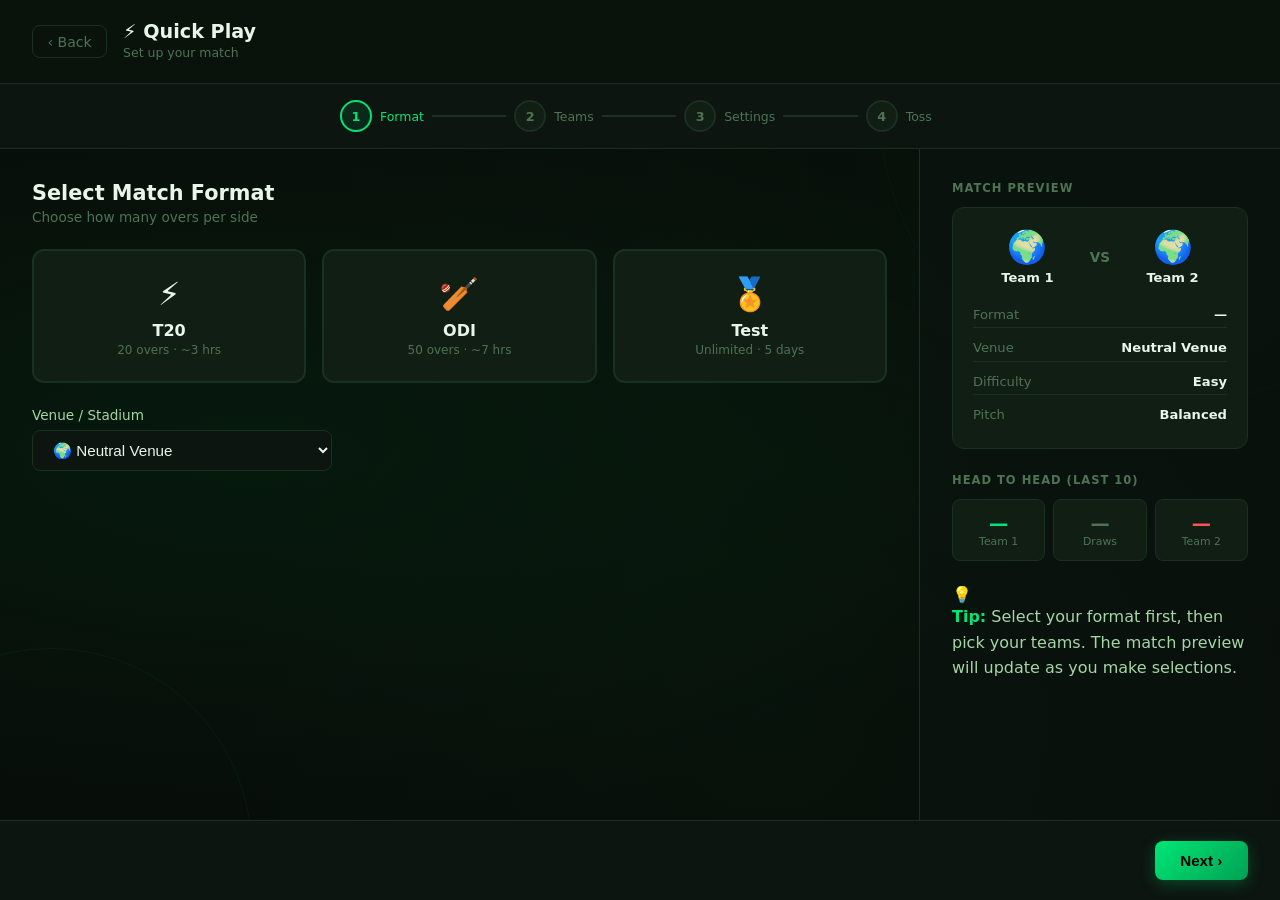
<file: frontend/pages/quick-play.html>
<!DOCTYPE html>
<html lang="en">
<head>
    <meta charset="UTF-8">
    <meta name="viewport" content="width=device-width, initial-scale=1.0">
    <title>Quick Play — Cricket Manager Pro</title>
    <link rel="stylesheet" href="../css/style.css">
    <style>
        .page-layout { display: flex; flex-direction: column; min-height: 100vh; }

        .page-top {
            padding: 1.25rem 2rem;
            background: rgba(10,20,13,0.9);
            backdrop-filter: blur(20px);
            border-bottom: 1px solid var(--border);
            display: flex;
            align-items: center;
            justify-content: space-between;
        }

        .page-top-left { display: flex; align-items: center; gap: 1rem; }
        .back-btn {
            display: flex; align-items: center; gap: 0.4rem;
            color: var(--text-muted); text-decoration: none; font-size: 0.88rem;
            padding: 0.45rem 0.9rem; border-radius: var(--radius-sm);
            border: 1px solid var(--border); transition: var(--transition);
        }
        .back-btn:hover { color: var(--text-primary); border-color: var(--border-bright); }

        /* Step Indicator */
        .step-bar {
            padding: 1rem 2rem;
            background: var(--bg-secondary);
            border-bottom: 1px solid var(--border);
        }

        .steps {
            display: flex;
            align-items: center;
            gap: 0;
            max-width: 600px;
            margin: 0 auto;
        }

        .step {
            display: flex;
            align-items: center;
            gap: 0.5rem;
            flex: 1;
            position: relative;
        }

        .step-circle {
            width: 32px; height: 32px;
            border-radius: 50%;
            background: var(--bg-card);
            border: 2px solid var(--border);
            display: flex;
            align-items: center;
            justify-content: center;
            font-size: 0.8rem;
            font-weight: 700;
            color: var(--text-muted);
            flex-shrink: 0;
            transition: var(--transition);
            z-index: 1;
        }

        .step.active .step-circle {
            border-color: var(--accent-green);
            color: var(--accent-green);
            background: rgba(0,230,118,0.1);
        }

        .step.done .step-circle {
            background: var(--accent-green);
            border-color: var(--accent-green);
            color: #000;
        }

        .step-label {
            font-size: 0.78rem;
            color: var(--text-muted);
            font-weight: 500;
        }

        .step.active .step-label { color: var(--accent-green); }
        .step.done .step-label { color: var(--text-secondary); }

        .step-connector {
            flex: 1;
            height: 2px;
            background: var(--border);
            margin: 0 0.5rem;
            transition: var(--transition);
        }

        .step-connector.done { background: var(--accent-green); }

        /* Main Content */
        .setup-content {
            flex: 1;
            display: grid;
            grid-template-columns: 1fr 360px;
            gap: 0;
        }

        .setup-main {
            padding: 2rem;
            border-right: 1px solid var(--border);
        }

        .setup-panel {
            padding: 2rem;
            display: flex;
            flex-direction: column;
            gap: 1.5rem;
            background: rgba(12,21,16,0.5);
        }

        /* Step Panels */
        .step-panel { display: none; }
        .step-panel.active { display: block; animation: fadeIn 0.3s ease; }

        .step-title {
            font-size: 1.3rem;
            font-weight: 700;
            margin-bottom: 0.25rem;
        }

        .step-desc {
            font-size: 0.85rem;
            color: var(--text-muted);
            margin-bottom: 1.5rem;
        }

        /* Format Selector */
        .format-grid {
            display: grid;
            grid-template-columns: repeat(3, 1fr);
            gap: 1rem;
            margin-bottom: 1.5rem;
        }

        .format-card {
            padding: 1.5rem 1rem;
            background: var(--bg-card);
            border: 2px solid var(--border);
            border-radius: var(--radius);
            cursor: pointer;
            transition: var(--transition);
            text-align: center;
        }

        .format-card:hover { border-color: var(--border-bright); }

        .format-card.selected {
            border-color: var(--accent-green);
            background: rgba(0,230,118,0.08);
        }

        .format-icon { font-size: 2rem; margin-bottom: 0.5rem; }
        .format-name { font-size: 1rem; font-weight: 700; }
        .format-detail { font-size: 0.75rem; color: var(--text-muted); margin-top: 0.2rem; }

        /* Team Selector */
        .team-selector-grid {
            display: grid;
            grid-template-columns: 1fr auto 1fr;
            gap: 1rem;
            align-items: start;
        }

        .team-side { }

        .side-label {
            font-size: 0.75rem;
            text-transform: uppercase;
            letter-spacing: 1px;
            color: var(--text-muted);
            margin-bottom: 0.75rem;
            font-weight: 600;
        }

        .vs-divider {
            display: flex;
            align-items: center;
            justify-content: center;
            padding-top: 2rem;
        }

        .vs-badge {
            width: 40px; height: 40px;
            border-radius: 50%;
            background: var(--bg-card);
            border: 1px solid var(--border);
            display: flex;
            align-items: center;
            justify-content: center;
            font-size: 0.85rem;
            font-weight: 800;
            color: var(--text-muted);
        }

        .teams-list {
            display: flex;
            flex-direction: column;
            gap: 0.4rem;
            max-height: 380px;
            overflow-y: auto;
        }

        .team-option {
            display: flex;
            align-items: center;
            gap: 0.75rem;
            padding: 0.65rem 0.9rem;
            background: var(--bg-secondary);
            border: 1px solid var(--border);
            border-radius: var(--radius-sm);
            cursor: pointer;
            transition: var(--transition);
        }

        .team-option:hover { border-color: var(--border-bright); }
        .team-option.selected { border-color: var(--accent-green); background: rgba(0,230,118,0.08); }
        .team-option.disabled { opacity: 0.4; cursor: not-allowed; }

        .team-flag { font-size: 1.1rem; }
        .team-name { font-size: 0.88rem; font-weight: 500; flex: 1; }
        .team-rating { font-size: 0.75rem; color: var(--accent-gold); font-weight: 600; }

        /* Settings Step */
        .settings-grid {
            display: grid;
            grid-template-columns: 1fr 1fr;
            gap: 1.25rem;
        }

        .diff-grid {
            display: grid;
            grid-template-columns: repeat(3, 1fr);
            gap: 0.5rem;
        }

        .diff-btn {
            padding: 0.75rem;
            background: var(--bg-card);
            border: 1px solid var(--border);
            border-radius: var(--radius-sm);
            cursor: pointer;
            text-align: center;
            transition: var(--transition);
        }

        .diff-btn:hover { border-color: var(--border-bright); }

        .diff-btn.selected {
            border-color: var(--accent-green);
            background: rgba(0,230,118,0.08);
        }

        .diff-icon { font-size: 1.2rem; }
        .diff-name { font-size: 0.78rem; font-weight: 600; margin-top: 0.25rem; }
        .diff-desc { font-size: 0.68rem; color: var(--text-muted); }

        /* Toss */
        .toss-area {
            text-align: center;
            padding: 2rem;
        }

        .coin {
            width: 80px; height: 80px;
            border-radius: 50%;
            background: linear-gradient(135deg, var(--accent-gold), var(--accent-gold-dim));
            margin: 1rem auto;
            display: flex;
            align-items: center;
            justify-content: center;
            font-size: 2rem;
            cursor: pointer;
            box-shadow: 0 4px 20px rgba(255,215,64,0.3);
            transition: var(--transition);
        }

        .coin:hover { transform: scale(1.05); box-shadow: 0 8px 30px rgba(255,215,64,0.4); }
        .coin.spinning { animation: coinFlip 1s ease-in-out; }

        @keyframes coinFlip {
            0% { transform: rotateY(0); }
            50% { transform: rotateY(720deg) scale(1.1); }
            100% { transform: rotateY(1440deg); }
        }

        .toss-result {
            padding: 1rem;
            background: rgba(0,230,118,0.08);
            border: 1px solid rgba(0,230,118,0.2);
            border-radius: var(--radius-sm);
            margin-top: 1rem;
            display: none;
        }

        .toss-result.show { display: block; animation: fadeIn 0.3s ease; }

        /* Right Panel */
        .panel-label {
            font-size: 0.72rem;
            text-transform: uppercase;
            letter-spacing: 1px;
            color: var(--text-muted);
            font-weight: 600;
            margin-bottom: 0.75rem;
        }

        .match-preview {
            padding: 1.25rem;
            background: var(--bg-card);
            border: 1px solid var(--border);
            border-radius: var(--radius);
        }

        .match-preview-teams {
            display: flex;
            align-items: center;
            justify-content: space-between;
            gap: 0.5rem;
            margin-bottom: 1rem;
        }

        .preview-team {
            text-align: center;
            flex: 1;
        }

        .preview-flag { font-size: 2rem; }
        .preview-name { font-size: 0.82rem; font-weight: 600; margin-top: 0.25rem; }

        .preview-vs {
            font-size: 0.85rem;
            color: var(--text-muted);
            font-weight: 700;
        }

        .preview-details {
            display: flex;
            flex-direction: column;
            gap: 0.4rem;
        }

        .preview-detail {
            display: flex;
            justify-content: space-between;
            font-size: 0.82rem;
            padding: 0.35rem 0;
            border-bottom: 1px solid var(--border);
        }

        .preview-detail:last-child { border-bottom: none; }
        .preview-detail-label { color: var(--text-muted); }
        .preview-detail-value { font-weight: 600; color: var(--text-primary); }

        /* Nav Buttons */
        .step-nav {
            display: flex;
            gap: 0.75rem;
            padding: 1.25rem 2rem;
            border-top: 1px solid var(--border);
            background: var(--bg-secondary);
        }

        @media(max-width:768px) {
            .setup-content { grid-template-columns: 1fr; }
            .setup-panel { display: none; }
            .format-grid { grid-template-columns: 1fr 1fr 1fr; }
            .team-selector-grid { grid-template-columns: 1fr; }
            .vs-divider { display: none; }
            .settings-grid { grid-template-columns: 1fr; }
        }
    </style>
</head>
<body>
    <div class="bg-animated"></div>
    <div class="page-layout">

        <!-- TOP -->
        <div class="page-top">
            <div class="page-top-left">
                <a href="../index.html" class="back-btn">‹ Back</a>
                <div>
                    <h2 style="font-size:1.2rem;margin:0">⚡ Quick Play</h2>
                    <p style="font-size:0.78rem;color:var(--text-muted);margin:0">Set up your match</p>
                </div>
            </div>
        </div>

        <!-- STEP BAR -->
        <div class="step-bar">
            <div class="steps">
                <div class="step active" id="step-ind-1">
                    <div class="step-circle">1</div>
                    <span class="step-label">Format</span>
                </div>
                <div class="step-connector" id="conn-1"></div>
                <div class="step" id="step-ind-2">
                    <div class="step-circle">2</div>
                    <span class="step-label">Teams</span>
                </div>
                <div class="step-connector" id="conn-2"></div>
                <div class="step" id="step-ind-3">
                    <div class="step-circle">3</div>
                    <span class="step-label">Settings</span>
                </div>
                <div class="step-connector" id="conn-3"></div>
                <div class="step" id="step-ind-4">
                    <div class="step-circle">4</div>
                    <span class="step-label">Toss</span>
                </div>
            </div>
        </div>

        <!-- MAIN -->
        <div class="setup-content">

            <!-- LEFT: Steps -->
            <div class="setup-main">

                <!-- STEP 1: FORMAT -->
                <div class="step-panel active" id="panel-1">
                    <div class="step-title">Select Match Format</div>
                    <div class="step-desc">Choose how many overs per side</div>

                    <div class="format-grid">
                        <div class="format-card" onclick="selectFormat('T20')" data-format="T20">
                            <div class="format-icon">⚡</div>
                            <div class="format-name">T20</div>
                            <div class="format-detail">20 overs · ~3 hrs</div>
                        </div>
                        <div class="format-card" onclick="selectFormat('ODI')" data-format="ODI">
                            <div class="format-icon">🏏</div>
                            <div class="format-name">ODI</div>
                            <div class="format-detail">50 overs · ~7 hrs</div>
                        </div>
                        <div class="format-card" onclick="selectFormat('TEST')" data-format="TEST">
                            <div class="format-icon">🏅</div>
                            <div class="format-name">Test</div>
                            <div class="format-detail">Unlimited · 5 days</div>
                        </div>
                    </div>

                    <div class="form-group" style="max-width:300px">
                        <label class="form-label">Venue / Stadium</label>
                        <select class="form-control" id="venueSelect">
                            <option value="neutral">🌍 Neutral Venue</option>
                            <optgroup label="India">
                                <option value="wankhede">Wankhede Stadium, Mumbai</option>
                                <option value="eden">Eden Gardens, Kolkata</option>
                                <option value="chepauk">MA Chidambaram, Chennai</option>
                                <option value="chinnaswamy">Chinnaswamy, Bengaluru</option>
                            </optgroup>
                            <optgroup label="England">
                                <option value="lords">Lord's Cricket Ground, London</option>
                                <option value="oval">The Oval, London</option>
                                <option value="headingley">Headingley, Leeds</option>
                            </optgroup>
                            <optgroup label="Australia">
                                <option value="mcg">Melbourne Cricket Ground</option>
                                <option value="scg">Sydney Cricket Ground</option>
                                <option value="gabba">The Gabba, Brisbane</option>
                            </optgroup>
                            <optgroup label="Pakistan">
                                <option value="gaddafi">Gaddafi Stadium, Lahore</option>
                                <option value="national">National Stadium, Karachi</option>
                            </optgroup>
                        </select>
                    </div>
                </div>

                <!-- STEP 2: YOUR TEAM -->
                <div class="step-panel" id="panel-2">
                    <div class="step-title">Select Your Team</div>
                    <div class="step-desc">You will manage and play as this team</div>
                    <div style="display:flex;align-items:center;gap:0.5rem;margin-bottom:1rem">
                        <span style="font-size:0.8rem;color:var(--text-muted)">Showing:</span>
                        <button onclick="filterTeams('all',this)" class="diff-btn selected" style="padding:0.3rem 0.7rem;font-size:0.75rem">All</button>
                        <button onclick="filterTeams('international',this)" class="diff-btn" style="padding:0.3rem 0.7rem;font-size:0.75rem">International</button>
                        <button onclick="filterTeams('ipl',this)" class="diff-btn" style="padding:0.3rem 0.7rem;font-size:0.75rem">IPL</button>
                    </div>
                    <div class="teams-list" id="teamList1" style="max-height:420px"></div>
                </div>

                <!-- STEP 3 replaced by opponent selection below -->
                <div class="step-panel" id="panel-3-opponent" style="display:none">
                    <div class="step-title">Select Opponent</div>
                    <div class="step-desc">The AI will control this team</div>
                    <div class="teams-list" id="teamList2" style="max-height:420px"></div>
                </div>

                <!-- STEP 3: SETTINGS (now step 3 after opponent select in step 2b) -->
                <div class="step-panel" id="panel-3">
                    <div class="step-title">Match Settings</div>
                    <div class="step-desc">Customise your match experience</div>

                    <div class="form-group">
                        <label class="form-label">Difficulty</label>
                        <div class="diff-grid">
                            <div class="diff-btn selected" onclick="selectDiff('easy', this)">
                                <div class="diff-icon">😊</div>
                                <div class="diff-name">Easy</div>
                                <div class="diff-desc">Forgiving AI</div>
                            </div>
                            <div class="diff-btn" onclick="selectDiff('medium', this)">
                                <div class="diff-icon">🎯</div>
                                <div class="diff-name">Medium</div>
                                <div class="diff-desc">Balanced</div>
                            </div>
                            <div class="diff-btn" onclick="selectDiff('hard', this)">
                                <div class="diff-icon">🔥</div>
                                <div class="diff-name">Hard</div>
                                <div class="diff-desc">Elite AI</div>
                            </div>
                        </div>
                    </div>

                    <div class="settings-grid">
                        <div class="form-group">
                            <label class="form-label">Pitch Conditions</label>
                            <select class="form-control" id="pitchSelect">
                                <option value="balanced">⚖️ Balanced</option>
                                <option value="batting">🏏 Batting Paradise</option>
                                <option value="bowling">🎳 Bowling Friendly</option>
                                <option value="spin">🌀 Spin Friendly</option>
                                <option value="seam">💨 Seam Heaven</option>
                            </select>
                        </div>
                        <div class="form-group">
                            <label class="form-label">Weather</label>
                            <select class="form-control" id="weatherSelect">
                                <option value="sunny">☀️ Sunny</option>
                                <option value="cloudy">⛅ Cloudy (swing)</option>
                                <option value="overcast">🌥️ Overcast</option>
                                <option value="hot">🌡️ Hot & Dry</option>
                            </select>
                        </div>
                        <div class="form-group">
                            <label class="form-label">Commentary Speed</label>
                            <select class="form-control" id="speedSelect">
                                <option value="normal">Normal</option>
                                <option value="fast">Fast</option>
                                <option value="instant">Instant (no delay)</option>
                            </select>
                        </div>
                        <div class="form-group">
                            <label class="form-label">Commentary Speed</label>
                            <select class="form-control" id="speedSelect">
                                <option value="normal">Normal</option>
                                <option value="fast">Fast</option>
                                <option value="instant">Instant (no delay)</option>
                            </select>
                        </div>
                    </div>
                </div>

                <!-- STEP 4: TOSS -->
                <div class="step-panel" id="panel-4">
                    <div class="step-title">The Toss</div>
                    <div class="step-desc">Flip the coin to decide who bats first</div>

                    <div class="toss-area">
                        <p style="color:var(--text-muted);font-size:0.9rem">Click the coin to flip!</p>
                        <div class="coin" id="tossBtn" onclick="flipCoin()">🪙</div>

                        <!-- User wins toss: show bat/bowl choice -->
                        <div class="toss-result" id="tossResult" style="display:none">
                            <div id="tossText" style="font-size:1rem;font-weight:700;margin-bottom:0.5rem"></div>
                            <div style="font-size:0.85rem;color:var(--text-secondary)">You won! Choose to bat or bowl:</div>
                            <div style="display:flex;gap:0.5rem;margin-top:0.75rem;justify-content:center">
                                <button class="btn btn-primary" onclick="chooseToss('bat')">🏏 Bat First</button>
                                <button class="btn btn-secondary" onclick="chooseToss('bowl')">🎳 Bowl First</button>
                            </div>
                        </div>

                        <!-- AI wins toss: auto-decided -->
                        <div id="tossAIResult" style="display:none;margin-top:1rem;text-align:center">
                            <div id="tossAIText" style="font-size:1rem;font-weight:700;margin-bottom:0.4rem;color:var(--accent-red)"></div>
                            <div id="tossAIDecision" style="font-size:0.85rem;color:var(--text-muted);margin-bottom:0.75rem"></div>
                        </div>

                        <div id="tossDecision" style="display:none;margin-top:1rem;text-align:center">
                            <div style="font-size:1.1rem;font-weight:700;color:var(--accent-green)" id="decisionText"></div>
                            <button class="btn btn-gold btn-lg" style="margin-top:1rem" onclick="startMatch()">
                                🏟️ Start Match!
                            </button>
                        </div>
                    </div>
                </div>

            </div>

            <!-- RIGHT: Preview Panel -->
            <div class="setup-panel">
                <div>
                    <div class="panel-label">Match Preview</div>
                    <div class="match-preview">
                        <div class="match-preview-teams">
                            <div class="preview-team">
                                <div class="preview-flag" id="prevFlag1">🌍</div>
                                <div class="preview-name" id="prevName1">Team 1</div>
                            </div>
                            <div class="preview-vs">VS</div>
                            <div class="preview-team">
                                <div class="preview-flag" id="prevFlag2">🌍</div>
                                <div class="preview-name" id="prevName2">Team 2</div>
                            </div>
                        </div>
                        <div class="preview-details">
                            <div class="preview-detail">
                                <span class="preview-detail-label">Format</span>
                                <span class="preview-detail-value" id="prevFormat">—</span>
                            </div>
                            <div class="preview-detail">
                                <span class="preview-detail-label">Venue</span>
                                <span class="preview-detail-value" id="prevVenue">—</span>
                            </div>
                            <div class="preview-detail">
                                <span class="preview-detail-label">Difficulty</span>
                                <span class="preview-detail-value" id="prevDiff">Easy</span>
                            </div>
                            <div class="preview-detail">
                                <span class="preview-detail-label">Pitch</span>
                                <span class="preview-detail-value" id="prevPitch">—</span>
                            </div>
                        </div>
                    </div>
                </div>

                <!-- Head to Head -->
                <div>
                    <div class="panel-label">Head to Head (Last 10)</div>
                    <div style="display:grid;grid-template-columns:1fr 1fr 1fr;gap:0.5rem;text-align:center">
                        <div style="padding:0.75rem;background:var(--bg-card);border:1px solid var(--border);border-radius:var(--radius-sm)">
                            <div style="font-size:1.2rem;font-weight:800;color:var(--accent-green)" id="h2hT1">—</div>
                            <div style="font-size:0.68rem;color:var(--text-muted)" id="h2hT1Name">Team 1</div>
                        </div>
                        <div style="padding:0.75rem;background:var(--bg-card);border:1px solid var(--border);border-radius:var(--radius-sm)">
                            <div style="font-size:1.2rem;font-weight:800;color:var(--text-muted)">—</div>
                            <div style="font-size:0.68rem;color:var(--text-muted)">Draws</div>
                        </div>
                        <div style="padding:0.75rem;background:var(--bg-card);border:1px solid var(--border);border-radius:var(--radius-sm)">
                            <div style="font-size:1.2rem;font-weight:800;color:var(--accent-red)" id="h2hT2">—</div>
                            <div style="font-size:0.68rem;color:var(--text-muted)" id="h2hT2Name">Team 2</div>
                        </div>
                    </div>
                </div>

                <!-- Tips -->
                <div class="tip-card">
                    <div class="tip-icon">💡</div>
                    <p id="setupTip"><strong style="color:var(--accent-green)">Tip:</strong> Select your format first, then pick your teams. The match preview will update as you make selections.</p>
                </div>
            </div>
        </div>

        <!-- STEP NAV -->
        <div class="step-nav">
            <button class="btn btn-ghost" id="prevBtn" onclick="prevStep()" style="display:none">‹ Back</button>
            <div style="flex:1"></div>
            <button class="btn btn-primary" id="nextBtn" onclick="nextStep()">Next ›</button>
        </div>

    </div>

    <script src="../js/teams.js"></script>
    <script>
    let currentStep = 1;
    const totalSteps = 4;

    const state = {
        format: null,
        team1: null,
        team2: null,
        venue: 'neutral',
        difficulty: 'easy',
        pitch: 'balanced',
        weather: 'sunny',
        speed: 'normal',
        userTeam: 'team1',
        tossWinner: null,
        tossChoice: null,
        battingFirst: null,
    };

    // Teams data
    const ALL_TEAMS = window.TEAMS_DATA || [];
    let teamFilter = 'all';

    function filterTeams(filter, btn) {
        teamFilter = filter;
        document.querySelectorAll('#panel-2 .diff-btn').forEach(b => b.classList.remove('selected'));
        btn.classList.add('selected');
        renderTeamList1();
    }

    function renderTeamList1() {
        const el = document.getElementById('teamList1');
        const teams = teamFilter === 'all' ? ALL_TEAMS : ALL_TEAMS.filter(t => t.type === teamFilter);
        el.innerHTML = teams.map(team => `
            <div class="team-option" data-team="${team.id}" onclick="selectTeam(1, '${team.id}')">
                <span class="team-flag">${team.flag}</span>
                <span class="team-name">${team.name}</span>
                <span style="font-size:0.7rem;color:var(--text-muted);margin-left:auto">${team.type === 'ipl' ? '🏏 IPL' : '🌍 Intl'}</span>
                <span class="team-rating">${team.rating}</span>
            </div>`).join('');
    }

    function renderTeamList2() {
        const el = document.getElementById('teamList2');
        const teams = ALL_TEAMS.filter(t => t.id !== state.team1?.id);
        el.innerHTML = teams.map(team => `
            <div class="team-option" data-team="${team.id}" onclick="selectTeam(2, '${team.id}')">
                <span class="team-flag">${team.flag}</span>
                <span class="team-name">${team.name}</span>
                <span class="team-rating">${team.rating}</span>
            </div>`).join('');
    }

    function renderTeamLists() { renderTeamList1(); }

    function selectTeam(side, teamId) {
        const team = ALL_TEAMS.find(t => t.id === teamId);
        if (!team) return;
        if (side === 1 && state.team2?.id === teamId) return;
        if (side === 2 && state.team1?.id === teamId) return;

        if (side === 1) {
            state.team1 = team;
            // Reset opponent selection
            state.team2 = null;
            // Show opponent picker
            document.getElementById('panel-2').style.display = 'none';
            document.getElementById('panel-3-opponent').style.display = 'block';
            renderTeamList2();
        } else {
            state.team2 = team;
            // Hide opponent picker and advance to settings
            document.getElementById('panel-3-opponent').style.display = 'none';
            nextStep(); // go to settings
        }

        document.querySelectorAll(`#teamList${side} .team-option`).forEach(el => {
            el.classList.toggle('selected', el.dataset.team === teamId);
        });

        updatePreview();
        updateH2H();
    }

    function selectFormat(fmt) {
        state.format = fmt;
        document.querySelectorAll('.format-card').forEach(el => {
            el.classList.toggle('selected', el.dataset.format === fmt);
        });
        updatePreview();
    }

    function selectDiff(diff, el) {
        state.difficulty = diff;
        document.querySelectorAll('.diff-btn').forEach(b => b.classList.remove('selected'));
        el.classList.add('selected');
        document.getElementById('prevDiff').textContent = diff.charAt(0).toUpperCase() + diff.slice(1);
    }

    function updatePreview() {
        document.getElementById('prevFormat').textContent = state.format || '—';
        const venueEl = document.getElementById('venueSelect');
        document.getElementById('prevVenue').textContent = venueEl.options[venueEl.selectedIndex]?.text?.replace(/[☀️🌍⚖️🏏🎳🌀💨]/g,'').trim() || '—';
        const pitchEl = document.getElementById('pitchSelect');
        document.getElementById('prevPitch').textContent = pitchEl?.options[pitchEl.selectedIndex]?.text?.replace(/[⚖️🏏🎳🌀💨]/g,'').trim() || '—';

        if (state.team1) {
            document.getElementById('prevFlag1').textContent = state.team1.flag;
            document.getElementById('prevName1').textContent = state.team1.name;
        }
        if (state.team2) {
            document.getElementById('prevFlag2').textContent = state.team2.flag;
            document.getElementById('prevName2').textContent = state.team2.name;
        }
    }

    function updateH2H() {
        if (!state.team1 || !state.team2) return;
        document.getElementById('h2hT1Name').textContent = state.team1.shortName;
        document.getElementById('h2hT2Name').textContent = state.team2.shortName;
        document.getElementById('h2hT1').textContent = Math.floor(Math.random() * 8);
        document.getElementById('h2hT2').textContent = Math.floor(Math.random() * 8);
    }

    // Pitch preference: true = AI bats first, false = AI bowls first
    const PITCH_PREFERS_BAT = {
        'batting': true,   // Batting Paradise → bat
        'balanced': true,  // Balanced → slight preference to bat
        'bowling': false,  // Bowling Friendly → bowl
        'spin': false,     // Spin Friendly → bowl (exploit conditions)
        'seam': false,     // Seam Heaven → bowl
    };

    function aiTossDecision() {
        // AI decides based on pitch; if uncertain, defaults to batting first
        const pitch = document.getElementById('pitchSelect')?.value || 'balanced';
        return PITCH_PREFERS_BAT[pitch] ? 'bat' : 'bowl';
    }

    let tossFlipped = false;

    function flipCoin() {
        if (tossFlipped) return;
        const btn = document.getElementById('tossBtn');
        btn.classList.add('spinning');

        setTimeout(() => {
            btn.classList.remove('spinning');
            tossFlipped = true;

            // 1 = user (team1) wins, 2 = AI (team2) wins  (user wins 60%)
            const result = Math.random() < 0.6 ? 1 : 2;
            state.tossWinner = result;

            if (result === 1) {
                // User wins toss
                document.getElementById('tossText').textContent =
                    `🎉 You (${state.team1?.name}) won the toss!`;
                document.getElementById('tossResult').style.display = 'block';
            } else {
                // AI wins toss — decide automatically based on pitch
                const aiChoice = aiTossDecision();
                const battingTeam = aiChoice === 'bat' ? state.team2 : state.team1;
                state.battingFirst = battingTeam;
                state.tossChoice = aiChoice;

                const pitch = document.getElementById('pitchSelect')?.value || 'balanced';
                const reason = PITCH_PREFERS_BAT[pitch]
                    ? 'Pitch looks good for batting.'
                    : 'Conditions favour bowling first.';

                document.getElementById('tossAIText').textContent =
                    `${state.team2?.name} won the toss and elected to ${aiChoice} first.`;
                document.getElementById('tossAIDecision').textContent = reason;
                document.getElementById('tossAIResult').style.display = 'block';

                document.getElementById('decisionText').textContent =
                    `🏏 ${battingTeam?.name} will bat first.`;
                document.getElementById('tossDecision').style.display = 'block';
            }
        }, 1000);
    }

    function chooseToss(choice) {
        // Only called when user wins toss
        state.tossChoice = choice;
        state.battingFirst = choice === 'bat' ? state.team1 : state.team2;

        document.getElementById('tossResult').style.display = 'none';
        document.getElementById('decisionText').textContent =
            `🏏 You elected to ${choice} first. ${state.battingFirst?.name} will bat!`;
        document.getElementById('tossDecision').style.display = 'block';
    }

    function startMatch() {
        const userTeamId = state.team1?.id || 'india';
        const tournamentId = urlParams.get('tournament') || '';

        // If coming from a tournament, stamp the user's chosen team into the active entry
        if (tournamentId) {
            const active = JSON.parse(localStorage.getItem('cmp_activeTournaments') || '[]');
            const idx = active.findIndex(t => t.id === tournamentId);
            if (idx >= 0) {
                active[idx].userTeam = userTeamId;
                active[idx].userTeamName = state.team1?.name || '';
                active[idx].userTeamFlag = state.team1?.flag || '';
                localStorage.setItem('cmp_activeTournaments', JSON.stringify(active));
            }
        }

        const params = new URLSearchParams({
            format: state.format || 'T20',
            team1: state.team1?.id || 'india',
            team2: state.team2?.id || 'australia',
            venue: document.getElementById('venueSelect').value,
            difficulty: state.difficulty,
            pitch: document.getElementById('pitchSelect').value,
            weather: document.getElementById('weatherSelect').value,
            speed: document.getElementById('speedSelect')?.value || 'normal',
            userTeam: userTeamId,   // user always plays as team1 (their selection)
            battingFirst: state.battingFirst?.id || userTeamId,
        });
        if (tournamentId) params.set('tournament', tournamentId);
        window.location.href = `match.html?${params.toString()}`;
    }

    // Step navigation
    function nextStep() {
        if (!validateStep()) return;

        if (currentStep < totalSteps) {
            goToStep(currentStep + 1);
        }
    }

    function prevStep() {
        if (currentStep > 1) goToStep(currentStep - 1);
    }

    function goToStep(n) {
        document.getElementById(`panel-${currentStep}`)?.classList.remove('active');
        document.getElementById(`step-ind-${currentStep}`)?.classList.remove('active');
        document.getElementById(`step-ind-${currentStep}`)?.classList.add('done');

        if (n < currentStep) {
            document.getElementById(`step-ind-${currentStep}`)?.classList.remove('done');
            document.getElementById(`conn-${n}`)?.classList.remove('done');
        } else {
            document.getElementById(`conn-${currentStep}`)?.classList.add('done');
        }

        currentStep = n;
        document.getElementById(`panel-${currentStep}`)?.classList.add('active');
        document.getElementById(`step-ind-${currentStep}`)?.classList.add('active');
        document.getElementById(`step-ind-${currentStep}`)?.classList.remove('done');

        document.getElementById('prevBtn').style.display = currentStep > 1 ? '' : 'none';

        if (currentStep === totalSteps) {
            document.getElementById('nextBtn').style.display = 'none';
        } else {
            document.getElementById('nextBtn').style.display = '';
            document.getElementById('nextBtn').textContent = 'Next ›';
        }

        updatePreview();
    }

    function validateStep() {
        if (currentStep === 1 && !state.format) {
            alert('Please select a match format.');
            return false;
        }
        if (currentStep === 2 && !state.team1) {
            alert('Please select your team.');
            return false;
        }
        // After step 2 (your team), show opponent list before step 3
        if (currentStep === 2 && state.team1 && !state.team2) {
            // Show opponent panel inline as a sub-step
            document.getElementById('panel-2').style.display = 'none';
            document.getElementById('panel-3-opponent').style.display = 'block';
            renderTeamList2();
            // Don't advance step yet
            return false;
        }
        if (currentStep === 2 && !state.team2) {
            alert('Please select an opponent.');
            return false;
        }
        return true;
    }

    // URL params
    const urlParams = new URLSearchParams(window.location.search);
    if (urlParams.get('format')) {
        selectFormat(urlParams.get('format'));
    }

    // Tournament context banner
    const tournamentParam = urlParams.get('tournament');
    if (tournamentParam) {
        const active = (() => { try { return JSON.parse(localStorage.getItem('cmp_activeTournaments') || '[]'); } catch(e) { return []; } })();
        const tEntry = active.find(t => t.id === tournamentParam);
        const tName = tEntry ? tEntry.name : tournamentParam.replace(/-/g,' ').replace(/\b\w/g,c=>c.toUpperCase());
        const tEmblem = tEntry ? (tEntry.emblem || '🏆') : '🏆';
        const header = document.querySelector('.page-top .page-top-left div');
        if (header) {
            header.innerHTML = `<h2 style="font-size:1.2rem;margin:0">${tEmblem} ${tName}</h2>
                <p style="font-size:0.78rem;color:var(--text-muted);margin:0">Tournament match — pick your team &amp; opponent</p>`;
        }
        document.title = `${tName} — Cricket Manager Pro`;
    }

    // Watchers
    document.getElementById('venueSelect').addEventListener('change', updatePreview);
    document.getElementById('pitchSelect')?.addEventListener('change', updatePreview);

    // Init
    renderTeamLists();
    updatePreview();
    </script>
</body>
</html>
</file>
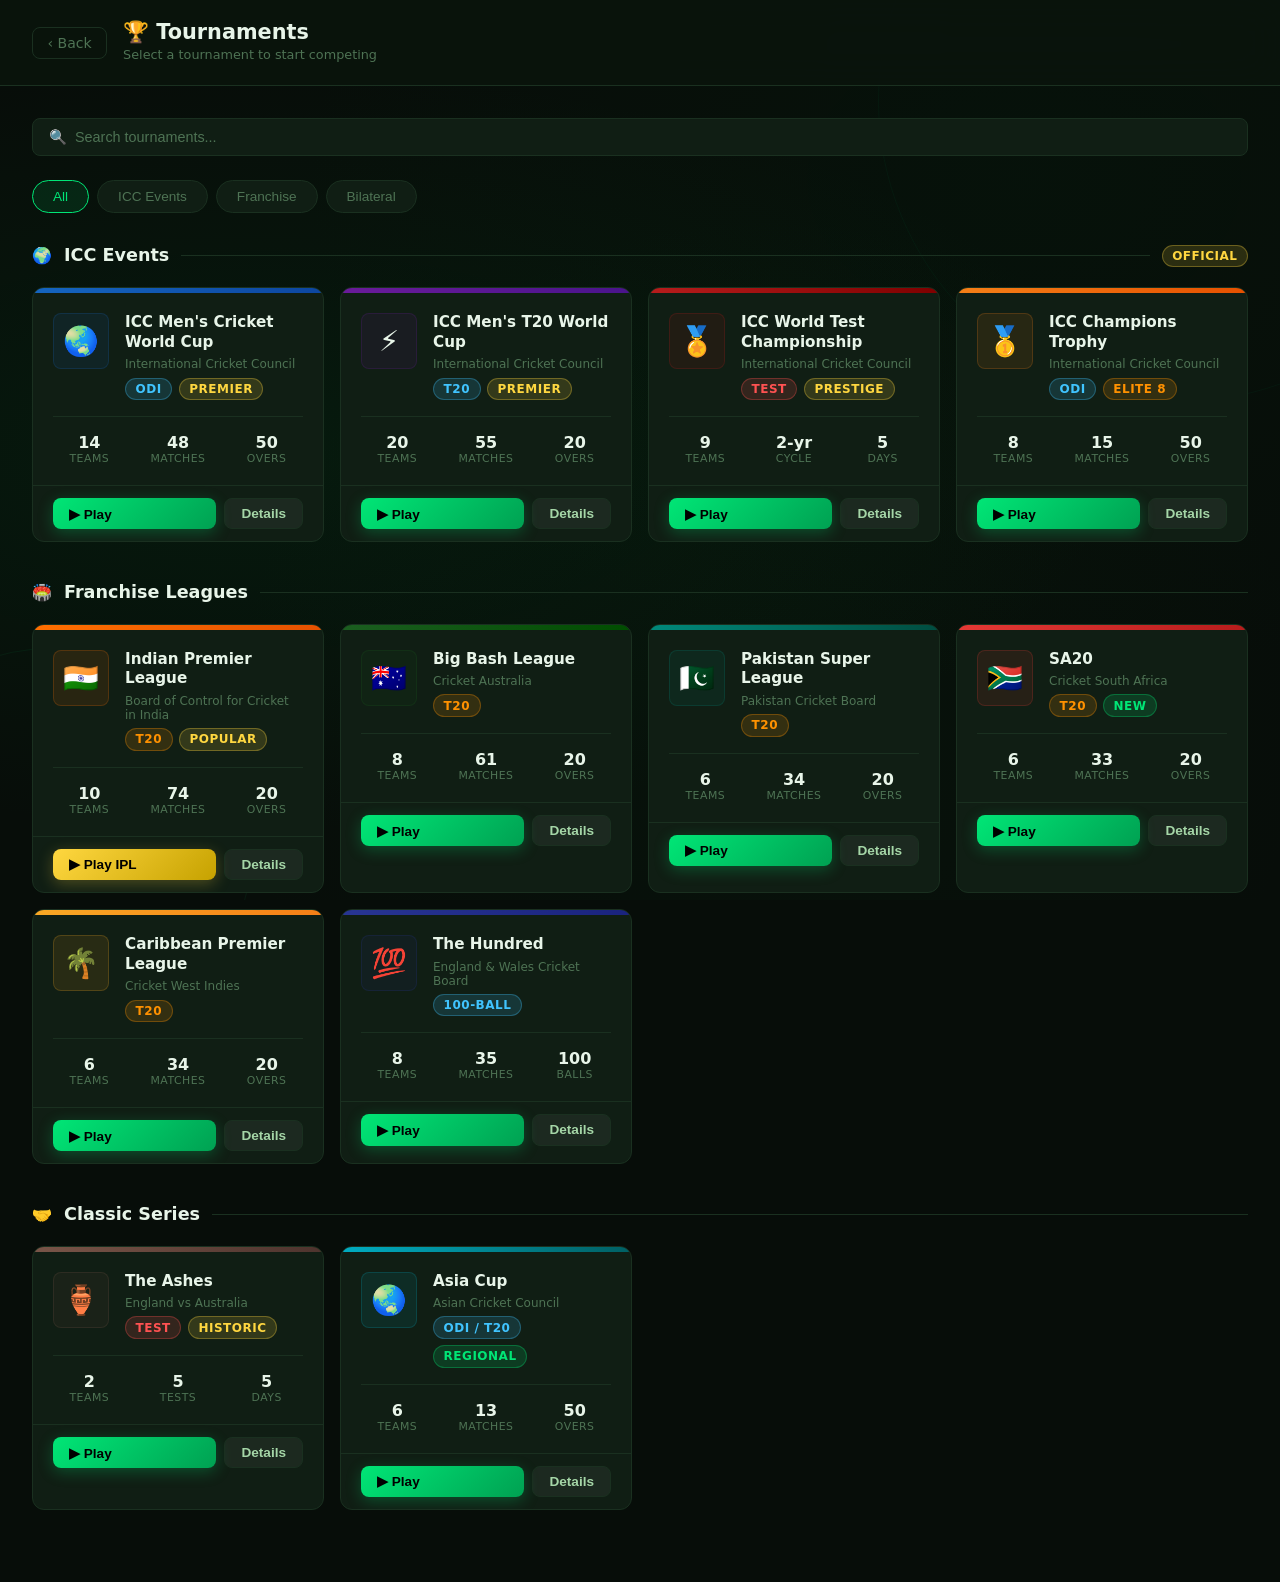
<file: frontend/pages/tournament-play.html>
<!DOCTYPE html>
<html lang="en">
<head>
    <meta charset="UTF-8">
    <meta name="viewport" content="width=device-width, initial-scale=1.0">
    <title>Tournament — Cricket Manager Pro</title>
    <style>
        :root {
            --bg: #0a0e1a; --surface: #111827; --surface2: #1a2235;
            --border: rgba(255,255,255,0.08); --text: #f0f4f8;
            --text-muted: #8892a4; --text-secondary: #a0aec0;
            --accent-green: #00e676; --accent-gold: #ffc107;
            --accent-blue: #448aff; --accent-red: #ff5252;
        }
        * { box-sizing: border-box; margin: 0; padding: 0; }
        body { background: var(--bg); color: var(--text); font-family: 'Segoe UI', system-ui, sans-serif; min-height: 100vh; }

        .screen { display: none; min-height: 100vh; }
        .screen.active { display: block; }

        /* ---- HEADER ---- */
        .t-header {
            background: var(--surface); border-bottom: 1px solid var(--border);
            padding: 0.75rem 1rem; display: flex; align-items: center; gap: 0.75rem;
            position: sticky; top: 0; z-index: 10;
        }
        .t-header-back {
            background: none; border: none; color: var(--text-muted);
            cursor: pointer; font-size: 1.1rem; padding: 0.3rem 0.5rem;
            border-radius: 6px; transition: background 0.15s;
        }
        .t-header-back:hover { background: var(--surface2); }
        .t-header-info { flex: 1; }
        .t-header-title { font-size: 0.95rem; font-weight: 700; }
        .t-header-sub { font-size: 0.72rem; color: var(--text-muted); margin-top: 0.1rem; }
        .t-header-badge {
            background: rgba(255,193,7,0.15); color: var(--accent-gold);
            border: 1px solid rgba(255,193,7,0.3); padding: 0.2rem 0.55rem;
            border-radius: 20px; font-size: 0.7rem; font-weight: 700; white-space: nowrap;
        }

        /* ---- TEAM SELECT ---- */
        .select-hero { text-align: center; padding: 2rem 1rem 1.25rem; }
        .select-hero-emblem { font-size: 3.5rem; margin-bottom: 0.5rem; }
        .select-hero-title { font-size: 1.35rem; font-weight: 800; margin-bottom: 0.3rem; }
        .select-hero-sub { color: var(--text-muted); font-size: 0.83rem; margin-bottom: 0.5rem; }
        .select-format-badge {
            display: inline-block; background: rgba(68,138,255,0.15); color: var(--accent-blue);
            border: 1px solid rgba(68,138,255,0.3); padding: 0.2rem 0.75rem;
            border-radius: 20px; font-size: 0.75rem; font-weight: 700;
        }
        .section-label { text-align: center; color: var(--text-muted); font-size: 0.72rem; font-weight: 700; letter-spacing: 0.06em; text-transform: uppercase; margin: 1.25rem 0 0.6rem; }
        .diff-row { display: flex; gap: 0.5rem; justify-content: center; padding: 0 1rem; }
        .diff-btn {
            flex: 1; max-width: 100px; padding: 0.55rem 0.4rem;
            background: var(--surface); border: 1px solid var(--border);
            border-radius: 8px; color: var(--text-muted); cursor: pointer;
            font-size: 0.78rem; text-align: center; transition: all 0.15s;
        }
        .diff-btn.active { border-color: var(--accent-gold); color: var(--accent-gold); background: rgba(255,193,7,0.08); }
        .team-grid {
            display: grid; grid-template-columns: repeat(auto-fill, minmax(130px, 1fr));
            gap: 0.65rem; padding: 0 1rem 1rem; max-width: 700px; margin: 0 auto;
        }
        .team-select-card {
            background: var(--surface); border: 2px solid var(--border);
            border-radius: 12px; padding: 1rem 0.75rem; text-align: center;
            cursor: pointer; transition: all 0.15s;
        }
        .team-select-card:hover { border-color: rgba(68,138,255,0.4); transform: translateY(-2px); }
        .team-select-card.selected { border-color: var(--accent-green); background: rgba(0,230,118,0.06); }
        .tsc-flag { font-size: 2.2rem; margin-bottom: 0.4rem; }
        .tsc-name { font-size: 0.78rem; font-weight: 700; }
        .tsc-rating { font-size: 0.66rem; color: var(--text-muted); margin-top: 0.15rem; }
        .start-btn-wrap {
            position: sticky; bottom: 0; padding: 1rem;
            background: linear-gradient(0deg, var(--bg) 60%, transparent);
        }
        .btn-start {
            width: 100%; padding: 0.9rem; background: linear-gradient(135deg, #00e676, #00c853);
            color: #000; border: none; border-radius: 12px; font-size: 1rem;
            font-weight: 800; cursor: pointer; opacity: 0.35; transition: opacity 0.2s;
        }
        .btn-start.ready { opacity: 1; }

        /* ---- PROGRESS BAR ---- */
        .progress-wrap { height: 3px; background: var(--surface2); }
        .progress-fill { height: 100%; background: linear-gradient(90deg, var(--accent-blue), var(--accent-green)); transition: width 0.5s ease; }

        /* ---- TABS ---- */
        .stage-tabs { display: flex; background: var(--surface); border-bottom: 1px solid var(--border); }
        .stage-tab {
            flex: 1; padding: 0.7rem 0.5rem; text-align: center; font-size: 0.77rem;
            font-weight: 600; color: var(--text-muted); cursor: pointer;
            border-bottom: 2px solid transparent; transition: all 0.15s;
        }
        .stage-tab.active { color: var(--accent-blue); border-bottom-color: var(--accent-blue); }
        .tab-panel { display: none; padding: 0.9rem 1rem; }
        .tab-panel.active { display: block; }

        /* ---- STATUS BANNER ---- */
        .status-banner { margin: 0.75rem 1rem 0; padding: 0.6rem 0.9rem; border-radius: 8px; font-size: 0.8rem; font-weight: 600; }
        .status-banner.info    { background: rgba(255,193,7,0.08); border: 1px solid rgba(255,193,7,0.25); color: var(--accent-gold); }
        .status-banner.good    { background: rgba(0,230,118,0.08); border: 1px solid rgba(0,230,118,0.25); color: var(--accent-green); }
        .status-banner.bad     { background: rgba(255,82,82,0.08); border: 1px solid rgba(255,82,82,0.25); color: var(--accent-red); }

        /* ---- ROUND HEADER ---- */
        .round-hdr { display: flex; align-items: center; justify-content: space-between; margin-bottom: 0.75rem; }
        .round-lbl { font-size: 0.83rem; font-weight: 700; color: var(--text-secondary); }

        /* ---- FIXTURE CARD ---- */
        .fixture-card {
            background: var(--surface); border: 1px solid var(--border);
            border-radius: 10px; padding: 0.7rem 0.85rem; margin-bottom: 0.5rem;
            display: flex; align-items: center; gap: 0.65rem;
        }
        .fixture-card.user-match { border-color: rgba(0,230,118,0.35); background: rgba(0,230,118,0.03); }
        .fixture-card.played { opacity: 0.72; }
        .fixture-teams { flex: 1; display: flex; align-items: center; gap: 0.4rem; }
        .fixture-team { flex: 1; text-align: center; }
        .fx-flag { font-size: 1.25rem; }
        .fx-name { font-size: 0.7rem; font-weight: 700; margin-top: 0.1rem; }
        .fx-score { font-size: 0.63rem; color: var(--text-muted); }
        .fixture-vs { font-size: 0.68rem; color: var(--text-muted); font-weight: 700; }
        .fixture-right { text-align: right; min-width: 72px; }
        .fixture-right .win-name { font-size: 0.72rem; font-weight: 700; color: var(--accent-green); }
        .fixture-right .margin-txt { font-size: 0.62rem; color: var(--text-muted); }
        .you-tag { font-size: 0.58rem; background: rgba(0,230,118,0.15); color: var(--accent-green); border-radius: 3px; padding: 0.08rem 0.28rem; font-weight: 700; }
        .btn-play-match {
            background: var(--accent-green); color: #000; border: none;
            border-radius: 8px; padding: 0.38rem 0.85rem; font-size: 0.76rem;
            font-weight: 700; cursor: pointer; white-space: nowrap;
        }
        .sim-tag { font-size: 0.63rem; color: var(--text-muted); background: var(--surface2); border-radius: 4px; padding: 0.1rem 0.35rem; }

        /* ---- POINTS TABLE ---- */
        .pts-table { width: 100%; border-collapse: collapse; font-size: 0.77rem; }
        .pts-table th { color: var(--text-muted); font-weight: 600; text-align: center; padding: 0.45rem 0.25rem; border-bottom: 1px solid var(--border); }
        .pts-table th:first-child { text-align: left; }
        .pts-table td { text-align: center; padding: 0.45rem 0.25rem; border-bottom: 1px solid rgba(255,255,255,0.04); }
        .pts-table td:first-child { text-align: left; }
        .pts-table tr.me td { color: var(--accent-green); font-weight: 600; }
        .pts-table .qualify-line td:first-child { border-left: 2px solid rgba(255,193,7,0.5); padding-left: 0.4rem; }
        .team-cell { display: flex; align-items: center; gap: 0.4rem; }
        .nrr-pos { color: var(--accent-green); }
        .nrr-neg { color: var(--accent-red); }
        .pts-bold { font-weight: 700; }

        /* ---- PLAY NEXT BUTTON ---- */
        .play-next-wrap { padding: 0.85rem 1rem; }
        .btn-play-next {
            width: 100%; padding: 0.85rem; background: linear-gradient(135deg, #00e676, #00c853);
            color: #000; border: none; border-radius: 12px; font-size: 0.95rem;
            font-weight: 800; cursor: pointer; transition: opacity 0.15s;
        }
        .btn-play-next:disabled { opacity: 0.35; cursor: default; }
        .btn-secondary-next {
            width: 100%; padding: 0.75rem; background: var(--surface2);
            color: var(--text-secondary); border: 1px solid var(--border);
            border-radius: 12px; font-size: 0.88rem; font-weight: 600;
            cursor: pointer; margin-top: 0.5rem;
        }

        /* ---- KNOCKOUT BRACKET ---- */
        .bracket-wrap { padding: 1rem; }
        .bracket-section-title { font-size: 0.72rem; font-weight: 700; color: var(--text-muted); text-transform: uppercase; letter-spacing: 0.06em; margin-bottom: 0.6rem; margin-top: 1.25rem; }
        .bracket-section-title:first-child { margin-top: 0; }
        .bracket-match {
            background: var(--surface); border: 1px solid var(--border);
            border-radius: 10px; overflow: hidden; margin-bottom: 0.65rem;
        }
        .bracket-match.user-match { border-color: rgba(0,230,118,0.4); }
        .bracket-match.final-match { border-color: rgba(255,193,7,0.3); }
        .bracket-team {
            display: flex; align-items: center; padding: 0.65rem 1rem; gap: 0.6rem;
        }
        .bracket-team + .bracket-team { border-top: 1px solid var(--border); }
        .bracket-team.winner { background: rgba(0,230,118,0.07); }
        .bt-flag { font-size: 1.2rem; }
        .bt-name { flex: 1; font-size: 0.82rem; font-weight: 600; }
        .bt-seed { font-size: 0.63rem; color: var(--text-muted); background: var(--surface2); border-radius: 3px; padding: 0.08rem 0.28rem; }
        .bt-score { font-size: 0.72rem; color: var(--text-secondary); }
        .bracket-team.winner .bt-name { color: var(--accent-green); }
        .bracket-footer {
            padding: 0.45rem 1rem; display: flex; align-items: center;
            justify-content: space-between; font-size: 0.7rem;
            background: rgba(0,0,0,0.15); color: var(--text-muted);
        }

        /* ---- CHAMPION SCREEN ---- */
        #screen-champion.active {
            min-height: 100vh; display: flex; flex-direction: column;
            align-items: center; justify-content: center; padding: 2rem;
            text-align: center; position: relative; overflow: hidden;
        }
        #screen-champion.user-won { background: radial-gradient(ellipse at 50% 40%, #0d2a1a 0%, #0a0e1a 65%); }
        #screen-champion.user-lost { background: radial-gradient(ellipse at 50% 40%, #1a0d0d 0%, #0a0e1a 65%); }
        .champ-trophy {
            font-size: 5.5rem; margin-bottom: 1rem;
            animation: trophyIn 0.7s cubic-bezier(0.34,1.56,0.64,1) both;
        }
        @keyframes trophyIn {
            0% { transform: scale(0) rotate(-15deg); opacity: 0; }
            100% { transform: scale(1) rotate(0deg); opacity: 1; }
        }
        .champ-title {
            font-size: 2.1rem; font-weight: 900; margin-bottom: 0.4rem;
            animation: slideUp 0.5s 0.25s ease-out both;
        }
        .champ-title.gold {
            background: linear-gradient(135deg, #ffe066, #ffc107, #ff8f00);
            -webkit-background-clip: text; -webkit-text-fill-color: transparent; background-clip: text;
        }
        .champ-title.silver { color: #c0c0c0; }
        .champ-title.loss { color: var(--accent-red); }
        .champ-subtitle {
            font-size: 0.95rem; color: var(--text-secondary);
            animation: slideUp 0.5s 0.4s ease-out both; margin-bottom: 1.5rem;
        }
        .champ-team-card {
            display: flex; align-items: center; gap: 0.75rem;
            background: rgba(255,215,0,0.1); border: 1px solid rgba(255,215,0,0.3);
            border-radius: 16px; padding: 0.85rem 1.5rem;
            animation: slideUp 0.5s 0.55s ease-out both; margin-bottom: 2rem;
        }
        .champ-team-flag { font-size: 2.2rem; }
        .champ-team-name { font-size: 1.15rem; font-weight: 800; color: var(--accent-gold); }
        @keyframes slideUp {
            0% { transform: translateY(22px); opacity: 0; }
            100% { transform: translateY(0); opacity: 1; }
        }
        .champ-stats-row {
            display: flex; gap: 2rem; animation: slideUp 0.5s 0.7s ease-out both;
            margin-bottom: 2.5rem;
        }
        .champ-stat-item { text-align: center; }
        .champ-stat-val { font-size: 1.6rem; font-weight: 800; color: var(--accent-gold); }
        .champ-stat-lbl { font-size: 0.68rem; color: var(--text-muted); margin-top: 0.1rem; }
        .champ-btns {
            display: flex; flex-direction: column; gap: 0.65rem;
            width: 100%; max-width: 260px;
            animation: slideUp 0.5s 0.85s ease-out both;
        }
        .btn-gold {
            padding: 0.8rem 1.5rem; background: linear-gradient(135deg, #ffd700, #ff8f00);
            color: #000; border: none; border-radius: 10px; font-size: 0.9rem;
            font-weight: 800; cursor: pointer;
        }
        .btn-outline-dim {
            padding: 0.75rem 1.5rem; background: transparent;
            border: 1px solid var(--border); color: var(--text-secondary);
            border-radius: 10px; font-size: 0.85rem; font-weight: 600; cursor: pointer;
        }

        /* ---- CONFETTI ---- */
        .confetti-wrap { position: absolute; inset: 0; pointer-events: none; overflow: hidden; }
        .confetti-p {
            position: absolute; border-radius: 2px;
            animation: confettiFall linear forwards;
        }
        @keyframes confettiFall {
            0%   { transform: translateY(-30px) rotate(0deg) scaleX(1);   opacity: 1; }
            50%  { transform: translateY(45vh) rotate(360deg) scaleX(-1); opacity: 0.9; }
            100% { transform: translateY(105vh) rotate(720deg) scaleX(1); opacity: 0; }
        }

        /* ---- OVERLAY ---- */
        .sim-overlay {
            display: none; position: fixed; inset: 0; background: rgba(0,0,0,0.72);
            z-index: 200; align-items: center; justify-content: center; flex-direction: column; gap: 1rem;
        }
        .sim-overlay.show { display: flex; }
        .spin-ring {
            width: 42px; height: 42px; border: 3px solid var(--border);
            border-top-color: var(--accent-green); border-radius: 50%;
            animation: spin 0.75s linear infinite;
        }
        @keyframes spin { to { transform: rotate(360deg); } }
        .sim-lbl { color: var(--text-secondary); font-size: 0.88rem; font-weight: 600; }

        /* ---- TOAST ---- */
        .toast {
            position: fixed; bottom: 1.25rem; left: 50%; transform: translateX(-50%) translateY(70px);
            background: var(--surface); border: 1px solid var(--border); border-radius: 10px;
            padding: 0.65rem 1.1rem; font-size: 0.8rem; z-index: 300;
            transition: transform 0.28s ease; white-space: nowrap;
        }
        .toast.show { transform: translateX(-50%) translateY(0); }

        /* ---- MISC ---- */
        .divider-note { font-size: 0.65rem; color: var(--text-muted); margin-top: 0.65rem; padding-left: 0.1rem; }
        .empty-state { color: var(--text-muted); text-align: center; padding: 2.5rem 1rem; font-size: 0.85rem; }

        /* ---- STATS TABLES ---- */
        .stats-sub-tabs { display: flex; gap: 0.4rem; margin-bottom: 0.85rem; flex-wrap: wrap; }
        .sst-btn {
            padding: 0.3rem 0.75rem; background: var(--surface); border: 1px solid var(--border);
            border-radius: 20px; color: var(--text-muted); cursor: pointer; font-size: 0.74rem; font-weight: 600;
        }
        .sst-btn.active { background: rgba(68,138,255,0.15); border-color: var(--accent-blue); color: var(--accent-blue); }
        .stats-table-wrap { overflow-x: auto; }
        .stats-tbl { width: 100%; border-collapse: collapse; font-size: 0.74rem; min-width: 360px; }
        .stats-tbl th { color: var(--text-muted); font-weight: 600; padding: 0.4rem 0.35rem; border-bottom: 1px solid var(--border); text-align: center; white-space: nowrap; }
        .stats-tbl th:nth-child(2) { text-align: left; }
        .stats-tbl td { padding: 0.42rem 0.35rem; border-bottom: 1px solid rgba(255,255,255,0.04); text-align: center; }
        .stats-tbl td:nth-child(2) { text-align: left; }
        .stats-tbl tr.me-row td { color: var(--accent-green); }
        .stats-tbl .rank-cell { color: var(--text-muted); font-weight: 700; width: 24px; }
        .stats-tbl .player-cell { font-weight: 600; }
        .stats-tbl .team-flag { font-size: 1rem; }
        .stats-tbl .hi-val { font-weight: 700; color: var(--accent-gold); }
        .stats-sub-panel { display: none; }
        .stats-sub-panel.active { display: block; }

        /* ---- MOTM MODAL ---- */
        .motm-overlay {
            display: none; position: fixed; inset: 0; background: rgba(0,0,0,0.7);
            z-index: 150; align-items: center; justify-content: center;
        }
        .motm-overlay.show { display: flex; }
        .motm-card {
            background: var(--surface); border: 1px solid rgba(255,193,7,0.35);
            border-radius: 16px; padding: 1.5rem 1.25rem; max-width: 300px; width: 90%;
            text-align: center; animation: popIn 0.35s cubic-bezier(0.34,1.56,0.64,1) both;
        }
        @keyframes popIn { 0%{transform:scale(0.7);opacity:0} 100%{transform:scale(1);opacity:1} }
        .motm-star { font-size: 2.5rem; margin-bottom: 0.4rem; }
        .motm-label { font-size: 0.65rem; font-weight: 800; letter-spacing: 0.1em; color: var(--accent-gold); text-transform: uppercase; margin-bottom: 0.5rem; }
        .motm-player-flag { font-size: 1.5rem; }
        .motm-player-name { font-size: 1.1rem; font-weight: 800; margin: 0.25rem 0 0.1rem; }
        .motm-player-team { font-size: 0.75rem; color: var(--text-muted); margin-bottom: 0.6rem; }
        .motm-perf { font-size: 0.82rem; color: var(--text-secondary); background: var(--surface2); border-radius: 8px; padding: 0.5rem 0.75rem; margin-bottom: 1rem; }
        .motm-close { padding: 0.6rem 1.5rem; background: rgba(255,193,7,0.15); color: var(--accent-gold); border: 1px solid rgba(255,193,7,0.3); border-radius: 8px; font-size: 0.85rem; font-weight: 700; cursor: pointer; }

        /* ---- TOSS MODAL ---- */
        .toss-overlay {
            display: none; position: fixed; inset: 0; background: rgba(0,0,0,0.78);
            z-index: 160; align-items: center; justify-content: center;
        }
        .toss-overlay.show { display: flex; }
        .toss-card {
            background: var(--surface); border: 1px solid rgba(255,193,7,0.3);
            border-radius: 18px; padding: 1.75rem 1.5rem; max-width: 320px; width: 92%;
            text-align: center; animation: popIn 0.3s cubic-bezier(0.34,1.56,0.64,1) both;
        }
        .toss-title { font-size: 0.62rem; font-weight: 800; letter-spacing: 0.1em; color: var(--accent-gold); text-transform: uppercase; margin-bottom: 0.25rem; }
        .toss-match-info { font-size: 0.8rem; color: var(--text-muted); margin-bottom: 1.25rem; }
        .toss-prompt { font-size: 0.9rem; font-weight: 700; margin-bottom: 0.85rem; }
        .toss-ht-btns { display: flex; gap: 0.6rem; justify-content: center; margin-bottom: 0.5rem; }
        .toss-ht-btn {
            flex: 1; max-width: 110px; padding: 0.65rem 0.5rem;
            background: var(--surface2); border: 2px solid var(--border);
            border-radius: 10px; color: var(--text); cursor: pointer;
            font-size: 0.88rem; font-weight: 700; transition: all 0.15s;
        }
        .toss-ht-btn:hover { border-color: var(--accent-gold); color: var(--accent-gold); }
        .toss-ht-btn.picked { border-color: var(--accent-gold); background: rgba(255,193,7,0.12); color: var(--accent-gold); }
        /* coin */
        .coin-wrap { height: 90px; display: flex; align-items: center; justify-content: center; margin: 0.75rem 0; perspective: 400px; }
        .coin {
            width: 72px; height: 72px; position: relative;
            transform-style: preserve-3d;
        }
        .coin.flipping { animation: coinFlip 1.4s ease-in-out forwards; }
        @keyframes coinFlip {
            0%   { transform: rotateY(0deg); }
            100% { transform: rotateY(1260deg); }
        }
        .coin.landed-heads { transform: rotateY(0deg); }
        .coin.landed-tails { transform: rotateY(180deg); }
        .coin-face {
            position: absolute; inset: 0; border-radius: 50%;
            display: flex; align-items: center; justify-content: center;
            font-size: 1.5rem; font-weight: 900; backface-visibility: hidden;
            border: 3px solid rgba(255,193,7,0.5);
        }
        .coin-face.heads { background: radial-gradient(circle at 35% 35%, #ffe87c, #e6a800); color: #7a4800; }
        .coin-face.tails { background: radial-gradient(circle at 35% 35%, #d0d0d0, #888); color: #333; transform: rotateY(180deg); }
        .toss-result-txt {
            font-size: 1.05rem; font-weight: 800; margin: 0.6rem 0 0.25rem;
        }
        .toss-result-txt.won  { color: var(--accent-green); }
        .toss-result-txt.lost { color: var(--accent-red); }
        .toss-coin-result { font-size: 0.75rem; color: var(--text-muted); margin-bottom: 1rem; }
        .toss-action-btns { display: flex; gap: 0.6rem; justify-content: center; margin-top: 0.85rem; }
        .toss-action-btn {
            flex: 1; max-width: 120px; padding: 0.65rem 0.5rem;
            border: 2px solid var(--border); border-radius: 10px;
            background: var(--surface2); color: var(--text);
            font-size: 0.88rem; font-weight: 700; cursor: pointer; transition: all 0.15s;
        }
        .toss-action-btn.bat-btn  { border-color: rgba(0,230,118,0.5); color: var(--accent-green); }
        .toss-action-btn.bowl-btn { border-color: rgba(68,138,255,0.5); color: var(--accent-blue); }
        .toss-action-btn:hover { transform: translateY(-2px); }
        .toss-opp-msg { font-size: 0.85rem; color: var(--text-secondary); background: var(--surface2); border-radius: 8px; padding: 0.6rem 0.8rem; margin-bottom: 1rem; }
        .toss-continue-btn {
            width: 100%; padding: 0.7rem; background: linear-gradient(135deg,#00e676,#00c853);
            color: #000; border: none; border-radius: 10px; font-size: 0.9rem; font-weight: 800; cursor: pointer;
        }

        /* ---- MOTS (Man of Series) on champion screen ---- */
        .mots-card {
            background: rgba(255,193,7,0.07); border: 1px solid rgba(255,193,7,0.25);
            border-radius: 14px; padding: 1rem 1.25rem; width: 100%; max-width: 280px;
            text-align: center; animation: slideUp 0.5s 1.1s ease-out both; margin-bottom: 1.5rem;
        }
        .mots-label { font-size: 0.62rem; font-weight: 800; letter-spacing: 0.1em; color: var(--accent-gold); text-transform: uppercase; margin-bottom: 0.4rem; }
        .mots-flag { font-size: 1.4rem; }
        .mots-name { font-size: 0.95rem; font-weight: 800; margin: 0.2rem 0 0.1rem; }
        .mots-team { font-size: 0.72rem; color: var(--text-muted); }
        .mots-perf { font-size: 0.78rem; color: var(--text-secondary); margin-top: 0.35rem; }
    </style>
</head>
<body>

<!-- Loading overlay -->
<div class="sim-overlay" id="simOverlay">
    <div class="spin-ring"></div>
    <div class="sim-lbl" id="simLbl">Simulating matches…</div>
</div>

<!-- Toast -->
<div class="toast" id="toast"></div>

<!-- MOTM Modal -->
<div class="motm-overlay" id="motmOverlay">
    <div class="motm-card">
        <div class="motm-star">⭐</div>
        <div class="motm-label">Man of the Match</div>
        <div class="motm-player-flag" id="motmFlag">🏳️</div>
        <div class="motm-player-name" id="motmName">Player</div>
        <div class="motm-player-team" id="motmTeam">Team</div>
        <div class="motm-perf" id="motmPerf"></div>
        <button class="motm-close" onclick="closeMotm()">Continue</button>
    </div>
</div>

<!-- Toss Modal -->
<div class="toss-overlay" id="tossOverlay">
    <div class="toss-card">
        <div class="toss-title">Coin Toss</div>
        <div class="toss-match-info" id="tossMatchInfo"></div>

        <!-- Phase 1: Pick heads or tails -->
        <div id="tossPhase1">
            <div class="toss-prompt">Choose your side</div>
            <div class="toss-ht-btns">
                <button class="toss-ht-btn" id="tossHeadsBtn" onclick="tossPick('heads',this)">🪙 Heads</button>
                <button class="toss-ht-btn" id="tossTailsBtn" onclick="tossPick('tails',this)">🔘 Tails</button>
            </div>
        </div>

        <!-- Phase 2: Coin flipping -->
        <div id="tossPhase2" style="display:none">
            <div class="coin-wrap">
                <div class="coin" id="tossCoin">
                    <div class="coin-face heads">👑</div>
                    <div class="coin-face tails">🔘</div>
                </div>
            </div>
            <div style="font-size:0.8rem;color:var(--text-muted)">Flipping…</div>
        </div>

        <!-- Phase 3: Result & choice -->
        <div id="tossPhase3" style="display:none">
            <div class="coin-wrap">
                <div class="coin" id="tossCoinResult">
                    <div class="coin-face heads">👑</div>
                    <div class="coin-face tails">🔘</div>
                </div>
            </div>
            <div class="toss-result-txt" id="tossResultTxt"></div>
            <div class="toss-coin-result" id="tossCoinResultTxt"></div>

            <!-- User won toss: choose bat or bowl -->
            <div id="tossBatBowlWrap" style="display:none">
                <div class="toss-prompt">You won! Choose to…</div>
                <div class="toss-action-btns">
                    <button class="toss-action-btn bat-btn"  onclick="tossChoose('bat')">🏏 Bat</button>
                    <button class="toss-action-btn bowl-btn" onclick="tossChoose('bowl')">🎳 Bowl</button>
                </div>
            </div>

            <!-- Opponent won toss: show their choice -->
            <div id="tossOppWonWrap" style="display:none">
                <div class="toss-opp-msg" id="tossOppMsg"></div>
                <button class="toss-continue-btn" onclick="tossLaunch()">▶ Start Match</button>
            </div>
        </div>
    </div>
</div>

<!-- ═══════════════════════ SCREEN: TEAM SELECT ═══════════════════════ -->
<div id="screen-select" class="screen active">
    <div class="t-header">
        <button class="t-header-back" onclick="history.back()">←</button>
        <div class="t-header-info">
            <div class="t-header-title" id="sel-title">Tournament</div>
            <div class="t-header-sub">Select your team to begin</div>
        </div>
    </div>

    <div class="select-hero">
        <div class="select-hero-emblem" id="sel-emblem">🏆</div>
        <div class="select-hero-title" id="sel-name">Tournament</div>
        <div class="select-hero-sub">8-team round-robin · Top 4 advance to knockouts</div>
        <div class="select-format-badge" id="sel-format">ODI</div>
    </div>

    <div class="section-label">Difficulty</div>
    <div class="diff-row" id="diffRow">
        <button class="diff-btn active" onclick="setDiff('easy',this)">😊 Easy</button>
        <button class="diff-btn" onclick="setDiff('medium',this)">⚔️ Medium</button>
        <button class="diff-btn" onclick="setDiff('hard',this)">🔥 Hard</button>
    </div>

    <div class="section-label" style="margin-top:1.5rem">Choose Your Team</div>
    <div class="team-grid" id="teamGrid"></div>

    <div class="start-btn-wrap">
        <button class="btn-start" id="startBtn" onclick="startTournament()" disabled>
            🏏 Start Tournament
        </button>
    </div>
</div>

<!-- ═══════════════════════ SCREEN: GROUP STAGE ═══════════════════════ -->
<div id="screen-group" class="screen">
    <div class="t-header">
        <button class="t-header-back" onclick="confirmLeave()">←</button>
        <div class="t-header-info">
            <div class="t-header-title" id="grp-title">Tournament</div>
            <div class="t-header-sub" id="grp-sub">Group Stage</div>
        </div>
        <div class="t-header-badge" id="grp-badge">Rd 1/7</div>
    </div>

    <div class="progress-wrap"><div class="progress-fill" id="progressBar" style="width:0%"></div></div>

    <div id="statusBannerWrap"></div>

    <div class="stage-tabs">
        <div class="stage-tab active" onclick="showTab('fixtures',this)">📅 Fixtures</div>
        <div class="stage-tab" onclick="showTab('standings',this)">📊 Table</div>
        <div class="stage-tab" onclick="showTab('results',this)">📋 Results</div>
        <div class="stage-tab" onclick="showTab('stats',this);renderStatsTab()">🏅 Stats</div>
    </div>

    <div class="tab-panel active" id="tab-fixtures"></div>
    <div class="tab-panel" id="tab-standings"></div>
    <div class="tab-panel" id="tab-results"></div>
    <div class="tab-panel" id="tab-stats"></div>
</div>

<!-- ═══════════════════════ SCREEN: KNOCKOUTS ═══════════════════════ -->
<div id="screen-knockouts" class="screen">
    <div class="t-header">
        <button class="t-header-back" onclick="confirmLeave()">←</button>
        <div class="t-header-info">
            <div class="t-header-title" id="ko-title">Tournament</div>
            <div class="t-header-sub" id="ko-sub">Knockout Stage</div>
        </div>
        <div class="t-header-badge" id="ko-badge">Semi-Finals</div>
    </div>
    <div id="koContent"></div>
</div>

<!-- ═══════════════════════ SCREEN: CHAMPION ═══════════════════════ -->
<div id="screen-champion" class="screen">
    <div class="confetti-wrap" id="confettiWrap"></div>
    <div class="champ-trophy" id="champTrophy">🏆</div>
    <div class="champ-title gold" id="champTitle">WORLD CHAMPION!</div>
    <div class="champ-subtitle" id="champSub">Congratulations!</div>
    <div class="champ-team-card" id="champTeamCard">
        <div class="champ-team-flag" id="champFlag">🏆</div>
        <div class="champ-team-name" id="champTeamName">Champion</div>
    </div>
    <div class="champ-stats-row" id="champStats"></div>
    <div class="mots-card" id="motsCard" style="display:none">
        <div class="mots-label">🏅 Man of the Series</div>
        <div class="mots-flag" id="motsFlag">🏳️</div>
        <div class="mots-name" id="motsName">Player</div>
        <div class="mots-team" id="motsTeam">Team</div>
        <div class="mots-perf" id="motsPerf"></div>
    </div>
    <div class="champ-btns">
        <button class="btn-gold" onclick="window.location.href='tournaments.html'">🏆 Play Another Tournament</button>
        <button class="btn-outline-dim" onclick="window.location.href='../index.html'">🏠 Home</button>
    </div>
</div>

<script src="../js/teams.js"></script>
<script>
// ═══════════════════════════════════════════════════════════════
//  TOURNAMENT CONFIGS
// ═══════════════════════════════════════════════════════════════
const TOURN_CFG = {
    'odi-wc':   { name: 'ICC Cricket World Cup',       emblem: '🌏', format: 'ODI', overs: 50, teamType: 'international' },
    't20-wc':   { name: "ICC Men's T20 World Cup",     emblem: '⚡',  format: 'T20', overs: 20, teamType: 'international' },
    'wtc':      { name: 'ICC World Test Championship', emblem: '🏅', format: 'ODI', overs: 50, teamType: 'international' },
    'ct':       { name: 'ICC Champions Trophy',        emblem: '🥇', format: 'ODI', overs: 50, teamType: 'international' },
    'ipl':      { name: 'Indian Premier League',       emblem: '🇮🇳', format: 'T20', overs: 20, teamType: 'ipl'           },
    'bbl':      { name: 'Big Bash League',             emblem: '🇦🇺', format: 'T20', overs: 20, teamType: 'bbl'           },
    'psl':      { name: 'Pakistan Super League',       emblem: '🇵🇰', format: 'T20', overs: 20, teamType: 'psl'           },
    'sa20':     { name: 'SA20',                        emblem: '🇿🇦', format: 'T20', overs: 20, teamType: 'sa20'          },
    'cpl':      { name: 'Caribbean Premier League',    emblem: '🌴', format: 'T20', overs: 20, teamType: 'cpl'           },
    'hundred':  { name: 'The Hundred',                 emblem: '💯', format: 'T20', overs: 20, teamType: 'hundred'       },
    'ashes':    { name: 'The Ashes',                   emblem: '🏺', format: 'ODI', overs: 50, teamType: 'ashes'         },
    'asia-cup': { name: 'Asia Cup',                    emblem: '🌏', format: 'ODI', overs: 50, teamType: 'asia'          },
};

// ═══════════════════════════════════════════════════════════════
//  STATE
// ═══════════════════════════════════════════════════════════════
let T          = null;
let TOURN_ID   = null;
let selDiff    = 'easy';
let selTeamId  = null;

const ALL_TEAMS = window.TEAMS_DATA || [];
const getTeam   = id => ALL_TEAMS.find(t => t.id === id);
const stateKey  = () => `cmp_tp_${TOURN_ID}`;
const saveState = () => localStorage.setItem(stateKey(), JSON.stringify(T));
const loadState = () => { const r = localStorage.getItem(stateKey()); return r ? JSON.parse(r) : null; };

// ═══════════════════════════════════════════════════════════════
//  BOOT
// ═══════════════════════════════════════════════════════════════
window.addEventListener('DOMContentLoaded', () => {
    const P = new URLSearchParams(location.search);
    TOURN_ID = P.get('id');
    if (!TOURN_ID || !TOURN_CFG[TOURN_ID]) { location.href = 'tournaments.html'; return; }

    // Check if returning from match.html
    const pendingRaw = localStorage.getItem('cmp_tp_pending');
    const resultRaw  = localStorage.getItem('cmp_tp_result');
    if (pendingRaw && resultRaw) {
        const pending = JSON.parse(pendingRaw);
        if (pending.tournId === TOURN_ID) {
            T = loadState();
            localStorage.removeItem('cmp_tp_pending');
            localStorage.removeItem('cmp_tp_result');
            if (T) { processResult(pending.fixtureKey, JSON.parse(resultRaw)); return; }
        } else {
            localStorage.removeItem('cmp_tp_pending');
            localStorage.removeItem('cmp_tp_result');
        }
    }

    T = loadState();
    // Don't auto-restore a finished tournament — send them to team select instead
    if (T && T.stage === 'done') {
        localStorage.removeItem(stateKey());
        T = null;
    }
    if (T) renderStage();
    else   renderTeamSelect();
});

// ═══════════════════════════════════════════════════════════════
//  TEAM SELECT
// ═══════════════════════════════════════════════════════════════
function renderTeamSelect() {
    const cfg = TOURN_CFG[TOURN_ID];
    showScreen('screen-select');
    document.getElementById('sel-emblem').textContent = cfg.emblem;
    document.getElementById('sel-name').textContent   = cfg.name;
    document.getElementById('sel-title').textContent  = cfg.name;
    document.getElementById('sel-format').textContent = `${cfg.format} · ${cfg.overs} overs`;

    const teams = getTeamPool(TOURN_ID);
    document.getElementById('teamGrid').innerHTML = teams.map(t => `
        <div class="team-select-card" id="tsc-${t.id}" onclick="selectTeam('${t.id}')">
            <div class="tsc-flag">${t.flag}</div>
            <div class="tsc-name">${t.shortName || t.name}</div>
            <div class="tsc-rating">Rating ${t.rating}</div>
        </div>`).join('');
}

function setDiff(d, btn) {
    selDiff = d;
    document.querySelectorAll('.diff-btn').forEach(b => b.classList.remove('active'));
    btn.classList.add('active');
}

function selectTeam(id) {
    selTeamId = id;
    document.querySelectorAll('.team-select-card').forEach(c => c.classList.remove('selected'));
    document.getElementById(`tsc-${id}`)?.classList.add('selected');
    const btn = document.getElementById('startBtn');
    btn.disabled = false;
    btn.classList.add('ready');
}

function getTeamPool(id) {
    const cfg = TOURN_CFG[id];
    let pool = ALL_TEAMS.filter(t => t.type === cfg.teamType);
    if (pool.length < 8) pool = ALL_TEAMS.filter(t => t.type === 'international');
    pool.sort((a, b) => (b.rating || 50) - (a.rating || 50));
    return pool.slice(0, 8);
}

// ═══════════════════════════════════════════════════════════════
//  CREATE TOURNAMENT
// ═══════════════════════════════════════════════════════════════
function startTournament() {
    if (!selTeamId) return;
    const cfg   = TOURN_CFG[TOURN_ID];
    const teams = getTeamPool(TOURN_ID);
    const ids   = teams.map(t => t.id);

    // Put user team first (position 0) for clean round-robin scheduling
    const ui = ids.indexOf(selTeamId);
    if (ui > 0) { [ids[0], ids[ui]] = [ids[ui], ids[0]]; }

    const standings = {};
    ids.forEach(id => {
        standings[id] = { played:0, won:0, lost:0, points:0, runsFor:0, oversFor:0, runsAgainst:0, oversAgainst:0 };
    });

    T = {
        id: TOURN_ID, name: cfg.name, emblem: cfg.emblem,
        format: cfg.format, overs: cfg.overs,
        difficulty: selDiff, userTeamId: selTeamId,
        teamIds: ids, standings,
        fixtures: genRoundRobin(ids, selTeamId),
        currentRound: 1, totalRounds: ids.length - 1,
        stage: 'group',
        knockouts: {
            sf: [
                { t1:null, t2:null, winner:null, played:false, score1:null, score2:null, margin:null },
                { t1:null, t2:null, winner:null, played:false, score1:null, score2:null, margin:null }
            ],
            final: { t1:null, t2:null, winner:null, played:false, score1:null, score2:null, margin:null }
        },
        champion: null, userWins: 0, userLosses: 0,
    };
    saveState();
    renderStage();
}

// ═══════════════════════════════════════════════════════════════
//  ROUND-ROBIN GENERATOR (polygon method)
// ═══════════════════════════════════════════════════════════════
function genRoundRobin(ids, userTeamId) {
    const n = ids.length;           // 8
    const arr = [...ids];
    const fixtures = [];
    let fid = 0;
    for (let r = 0; r < n - 1; r++) {
        for (let m = 0; m < n / 2; m++) {
            const t1 = arr[m], t2 = arr[n - 1 - m];
            fixtures.push({
                id: fid++, round: r + 1, t1, t2,
                userMatch: t1 === userTeamId || t2 === userTeamId,
                played: false, winner: null,
                score1: null, score2: null, overs1: null, overs2: null, margin: null,
            });
        }
        // Rotate positions 1…n-1
        const last = arr[n - 1];
        for (let i = n - 1; i > 1; i--) arr[i] = arr[i - 1];
        arr[1] = last;
    }
    return fixtures;
}

// ═══════════════════════════════════════════════════════════════
//  STAGE ROUTER
// ═══════════════════════════════════════════════════════════════
function renderStage() {
    if (!T) { renderTeamSelect(); return; }
    switch (T.stage) {
        case 'group': showScreen('screen-group');    renderGroupScreen(); break;
        case 'sf':
        case 'final': showScreen('screen-knockouts'); renderKnockouts();  break;
        case 'done':  showScreen('screen-champion'); renderEndScreen();    break;
    }
}

// ═══════════════════════════════════════════════════════════════
//  GROUP STAGE SCREEN
// ═══════════════════════════════════════════════════════════════
function renderGroupScreen() {
    document.getElementById('grp-title').textContent = T.name;
    document.getElementById('grp-sub').textContent   = `Group Stage · Round ${T.currentRound} of ${T.totalRounds}`;
    document.getElementById('grp-badge').textContent = `Rd ${T.currentRound}/${T.totalRounds}`;
    const pct = Math.min(100, ((T.currentRound - 1) / T.totalRounds) * 100);
    document.getElementById('progressBar').style.width = pct + '%';
    buildFixturesTab();
    buildStandingsTab();
    buildResultsTab();
    buildStatusBanner();
}

function buildFixturesTab() {
    const round = T.currentRound;
    const fxs   = T.fixtures.filter(f => f.round === round);
    const user  = T.userTeamId;

    const userFx = fxs.find(f => f.userMatch);
    const canPlay = userFx && !userFx.played;

    let html = `<div class="round-hdr"><span class="round-lbl">Round ${round} · ${fxs.length} matches</span></div>`;

    fxs.forEach(f => {
        const t1 = getTeam(f.t1), t2 = getTeam(f.t2);
        const isUser = f.userMatch;
        let right = '';
        if (f.played) {
            const wt = getTeam(f.winner);
            right = `<div class="fixture-right">
                <div class="win-name">${wt?.flag} ${wt?.shortName} won</div>
                <div class="margin-txt">${f.margin}</div>
                ${f.score1 ? `<div class="margin-txt">${f.score1} · ${f.score2}</div>` : ''}
            </div>`;
        } else if (isUser) {
            right = `<button class="btn-play-match" onclick="launchUserMatch(${f.id})">▶ Play</button>`;
        } else {
            right = `<span class="sim-tag">Auto-sim</span>`;
        }

        html += `<div class="fixture-card ${isUser ? 'user-match' : ''} ${f.played ? 'played' : ''}">
            <div class="fixture-teams">
                <div class="fixture-team">
                    ${isUser && f.t1 === user ? '<div class="you-tag">YOU</div>' : ''}
                    <div class="fx-flag">${t1?.flag || '🏳️'}</div>
                    <div class="fx-name">${t1?.shortName || t1?.name}</div>
                    ${f.played && f.score1 ? `<div class="fx-score">${f.score1}</div>` : ''}
                </div>
                <div class="fixture-vs">VS</div>
                <div class="fixture-team">
                    ${isUser && f.t2 === user ? '<div class="you-tag">YOU</div>' : ''}
                    <div class="fx-flag">${t2?.flag || '🏳️'}</div>
                    <div class="fx-name">${t2?.shortName || t2?.name}</div>
                    ${f.played && f.score2 ? `<div class="fx-score">${f.score2}</div>` : ''}
                </div>
            </div>
            ${right}
        </div>`;
    });

    if (canPlay) {
        html += `<div class="play-next-wrap">
            <button class="btn-play-next" onclick="launchUserMatch(${userFx.id})">▶ Play Round ${round} Match</button>
        </div>`;
    } else if (round <= T.totalRounds && fxs.every(f => f.played)) {
        html += `<div class="play-next-wrap">
            <button class="btn-play-next" onclick="advanceRound()">Next Round →</button>
        </div>`;
    }

    document.getElementById('tab-fixtures').innerHTML = html;
}

function buildStandingsTab() {
    const sorted = sortedStandings();
    const rows = sorted.map((e, i) => {
        const tm  = getTeam(e.id);
        const isMe = e.id === T.userTeamId;
        const nrr  = calcNRR(e);
        const nrrS = (nrr >= 0 ? '+' : '') + nrr.toFixed(3);
        const qualLine = i === 3; // visual line after 4th
        return `<tr class="${isMe ? 'me' : ''} ${qualLine ? 'qualify-line' : ''}">
            <td><div class="team-cell">${tm?.flag || '🏳️'} ${tm?.shortName || tm?.name}${isMe ? ' <span class="you-tag">YOU</span>' : ''}</div></td>
            <td>${e.played}</td><td>${e.won}</td><td>${e.lost}</td>
            <td class="pts-bold">${e.points}</td>
            <td class="${nrr >= 0 ? 'nrr-pos' : 'nrr-neg'}">${nrrS}</td>
        </tr>`;
    }).join('');

    document.getElementById('tab-standings').innerHTML = `
        <table class="pts-table">
            <thead><tr>
                <th>Team</th><th>P</th><th>W</th><th>L</th><th>Pts</th><th>NRR</th>
            </tr></thead>
            <tbody>${rows}</tbody>
        </table>
        <div class="divider-note">— Top 4 teams advance to Semi-Finals</div>`;
}

function buildResultsTab() {
    const played = T.fixtures.filter(f => f.played).reverse();
    if (!played.length) {
        document.getElementById('tab-results').innerHTML = `<div class="empty-state">No results yet.</div>`;
        return;
    }
    let html = '';
    played.forEach(f => {
        const t1 = getTeam(f.t1), t2 = getTeam(f.t2), wt = getTeam(f.winner);
        html += `<div class="fixture-card ${f.userMatch ? 'user-match' : ''} played">
            <div class="fixture-teams">
                <div class="fixture-team"><div class="fx-flag">${t1?.flag}</div><div class="fx-name">${t1?.shortName}</div>${f.score1 ? `<div class="fx-score">${f.score1}</div>` : ''}</div>
                <div class="fixture-vs">vs</div>
                <div class="fixture-team"><div class="fx-flag">${t2?.flag}</div><div class="fx-name">${t2?.shortName}</div>${f.score2 ? `<div class="fx-score">${f.score2}</div>` : ''}</div>
            </div>
            <div class="fixture-right"><div class="win-name">${wt?.flag} ${wt?.shortName}</div><div class="margin-txt">${f.margin}</div></div>
        </div>`;
    });
    document.getElementById('tab-results').innerHTML = html;
}

function buildStatusBanner() {
    const sorted = sortedStandings();
    const pos    = sorted.findIndex(e => e.id === T.userTeamId) + 1;
    const left   = T.totalRounds - T.currentRound + 1;
    let cls = 'info', msg = '';

    if (T.currentRound > T.totalRounds) {
        if (pos <= 4) { cls = 'good'; msg = `✅ You qualified for the Semi-Finals! (${pos}${ord(pos)} place)`; }
        else          { cls = 'bad';  msg = `❌ Eliminated — you finished ${pos}${ord(pos)} in the group stage.`; }
    } else {
        msg = `📍 Current position: ${pos}${ord(pos)} · ${left} round${left !== 1 ? 's' : ''} left`;
    }
    document.getElementById('statusBannerWrap').innerHTML = `<div class="status-banner ${cls}">${msg}</div>`;
}

// ═══════════════════════════════════════════════════════════════
//  TOSS SYSTEM
// ═══════════════════════════════════════════════════════════════
let _tossCtx = null; // { fixtureKey, opp, oppTeam }

function openToss(fixtureKey, opp) {
    const userTeam = getTeam(T.userTeamId);
    const oppTeam  = getTeam(opp);
    _tossCtx = { fixtureKey, opp, battingFirst: null };

    document.getElementById('tossMatchInfo').textContent = `${userTeam?.flag} ${userTeam?.shortName} vs ${oppTeam?.flag} ${oppTeam?.shortName}`;
    // Reset to phase 1
    document.getElementById('tossPhase1').style.display = '';
    document.getElementById('tossPhase2').style.display = 'none';
    document.getElementById('tossPhase3').style.display = 'none';
    document.querySelectorAll('.toss-ht-btn').forEach(b => b.classList.remove('picked'));
    document.getElementById('tossOverlay').classList.add('show');
}

function tossPick(choice, btn) {
    document.querySelectorAll('.toss-ht-btn').forEach(b => b.classList.remove('picked'));
    btn.classList.add('picked');
    // Short delay then flip
    setTimeout(() => runCoinFlip(choice), 250);
}

function runCoinFlip(userChoice) {
    document.getElementById('tossPhase1').style.display = 'none';
    document.getElementById('tossPhase2').style.display = '';

    const coin = document.getElementById('tossCoin');
    coin.className = 'coin flipping';

    // 60% user wins toss
    const userWins   = Math.random() < 0.6;
    const actualSide = userWins === (userChoice === 'heads') ? 'heads' : 'tails';

    setTimeout(() => showTossResult(userWins, actualSide, userChoice), 1500);
}

function showTossResult(userWins, side, userChoice) {
    document.getElementById('tossPhase2').style.display = 'none';
    document.getElementById('tossPhase3').style.display = '';

    const coinR = document.getElementById('tossCoinResult');
    coinR.className = `coin ${side === 'heads' ? 'landed-heads' : 'landed-tails'}`;

    const resultTxt   = document.getElementById('tossResultTxt');
    const coinResTxt  = document.getElementById('tossCoinResultTxt');
    coinResTxt.textContent = `It's ${side.toUpperCase()}! You chose ${userChoice.toUpperCase()}.`;

    if (userWins) {
        resultTxt.textContent = '🎉 You won the toss!';
        resultTxt.className = 'toss-result-txt won';
        document.getElementById('tossBatBowlWrap').style.display = '';
        document.getElementById('tossOppWonWrap').style.display  = 'none';
    } else {
        resultTxt.textContent = '😔 You lost the toss';
        resultTxt.className = 'toss-result-txt lost';
        // AI decision: prefer batting 65% of the time
        const oppBats = Math.random() < 0.65;
        const oppTeam = getTeam(_tossCtx.opp);
        _tossCtx.battingFirst = oppBats ? _tossCtx.opp : T.userTeamId;
        document.getElementById('tossOppMsg').textContent =
            `${oppTeam?.flag} ${oppTeam?.shortName} elected to ${oppBats ? 'BAT' : 'BOWL'} first.`;
        document.getElementById('tossBatBowlWrap').style.display = 'none';
        document.getElementById('tossOppWonWrap').style.display  = '';
    }
}

function tossChoose(decision) {
    _tossCtx.battingFirst = decision === 'bat' ? T.userTeamId : _tossCtx.opp;
    tossLaunch();
}

function tossLaunch() {
    document.getElementById('tossOverlay').classList.remove('show');
    const { fixtureKey, opp, battingFirst } = _tossCtx;
    localStorage.setItem('cmp_tp_pending', JSON.stringify({ tournId: TOURN_ID, fixtureKey }));
    const p = new URLSearchParams({
        format: T.format, team1: T.userTeamId, team2: opp,
        battingFirst, userTeam: T.userTeamId,
        difficulty: T.difficulty, pitch: 'balanced', weather: 'sunny',
        speed: 'normal', tournament: TOURN_ID, returnTo: 'tournament-play',
    });
    location.href = `match.html?${p}`;
}

// ═══════════════════════════════════════════════════════════════
//  LAUNCH USER MATCH → toss → match.html
// ═══════════════════════════════════════════════════════════════
function launchUserMatch(fid) {
    const f = T.fixtures.find(x => x.id === fid);
    if (!f || f.played) return;
    const opp = f.t1 === T.userTeamId ? f.t2 : f.t1;
    openToss(`group-${fid}`, opp);
}

function launchKOMatch(key) {
    const kf = key === 'sf0' ? T.knockouts.sf[0] : key === 'sf1' ? T.knockouts.sf[1] : T.knockouts.final;
    if (!kf || kf.played) return;
    const opp = kf.t1 === T.userTeamId ? kf.t2 : kf.t1;
    openToss(key, opp);
}

// ═══════════════════════════════════════════════════════════════
//  PROCESS RESULT BACK FROM match.html
// ═══════════════════════════════════════════════════════════════
function processResult(fixtureKey, res) {
    // Accumulate real player stats from match.html payload
    if (res.inn1Bat || res.inn1Bowl) {
        accumulateMatchStats(res);
        const motm = calcMotm(res.inn1Bat, res.inn1Bowl, res.inn2Bat, res.inn2Bowl, res.inn1BatTeamId, res.inn1BowlTeamId);
        setTimeout(() => showMotmModal(motm), 600);
    }

    if (fixtureKey.startsWith('group-')) {
        const fid  = parseInt(fixtureKey.split('-')[1]);
        const f    = T.fixtures.find(x => x.id === fid);
        const round = f ? f.round : T.currentRound;
        if (f && !f.played) applyGroupResult(f, res);
        showScreen('screen-group');
        renderGroupScreen();
        showSim('Simulating other matches…');
        setTimeout(() => {
            simRoundMatches(round);
            hideSim();
            advanceRound();
        }, 900);
    } else if (fixtureKey === 'sf0' || fixtureKey === 'sf1') {
        const idx = fixtureKey === 'sf0' ? 0 : 1;
        const kf  = T.knockouts.sf[idx];
        kf.winner = res.winnerId || res.winner; kf.score1 = `${res.runs1}/${res.wkts1}`;
        kf.score2 = `${res.runs2}/${res.wkts2}`; kf.margin = res.margin; kf.played = true;
        if (kf.winner === T.userTeamId) T.userWins++; else T.userLosses++;
        saveState();
        showScreen('screen-knockouts');
        renderKnockouts();
        showSim('Simulating other semi-final…');
        setTimeout(() => { simKOMatches(); hideSim(); renderKnockouts(); }, 900);
    } else if (fixtureKey === 'final') {
        const kf  = T.knockouts.final;
        kf.winner = res.winnerId || res.winner; kf.score1 = `${res.runs1}/${res.wkts1}`;
        kf.score2 = `${res.runs2}/${res.wkts2}`; kf.margin = res.margin; kf.played = true;
        if (kf.winner === T.userTeamId) T.userWins++; else T.userLosses++;
        T.champion = kf.winner; T.stage = 'done';
        saveState();
        showScreen('screen-champion');
        renderEndScreen();
    }
}

// ═══════════════════════════════════════════════════════════════
//  QUICK MATCH SIMULATOR (AI vs AI)
// ═══════════════════════════════════════════════════════════════
function quickSim(t1Id, t2Id) {
    const t1 = getTeam(t1Id), t2 = getTeam(t2Id);
    function avgBat(tm)  { const xi = (tm?.squad||[]).slice(0,11); return xi.length ? xi.reduce((s,p)=>s+(p.battingRating||50),0)/xi.length : 60; }
    function avgBowl(tm) { const xi = (tm?.squad||[]).slice(0,11).filter(p=>!((p.role||'').toLowerCase().includes('wk'))); return xi.length ? xi.reduce((s,p)=>s+(p.bowlingRating||40),0)/xi.length : 50; }

    const [b1,w1,b2,w2] = [avgBat(t1), avgBowl(t1), avgBat(t2), avgBowl(t2)];
    const overs = T.overs, baseRR = T.format === 'T20' ? 8.2 : 5.4;

    const rr1    = Math.max(2.5, baseRR + (b1-w2)*0.006 + (Math.random()-0.5)*1.8);
    const runs1  = Math.max(65, Math.round(rr1 * overs));
    const wkts1  = Math.max(2, Math.min(10, Math.round(5 + (w2-b1)*0.04 + (Math.random()-0.5)*2.5)));

    const t2Win  = Math.random() < Math.max(0.15, Math.min(0.85, 0.5 + (b2-w1+w2-b1)/300));
    let runs2, wkts2, overs2, margin;
    if (t2Win) {
        wkts2  = Math.max(1, Math.min(9, Math.round(4 + (w1-b2)*0.04 + Math.random()*3)));
        runs2  = runs1 + Math.ceil(Math.random()*8) + 1;
        overs2 = Math.max(Math.floor(overs*0.5), overs - Math.floor(Math.random()*Math.floor(overs*0.3)));
        margin = `${10-wkts2} wicket${10-wkts2!==1?'s':''}`;
        return { winner: t2Id, loser: t1Id, runs1, wkts1, overs1: overs, runs2, wkts2, overs2, margin };
    } else {
        runs2  = Math.max(30, runs1 - Math.round(Math.random()*Math.max(12, overs*1.2)+1));
        wkts2  = Math.max(3, Math.min(10, Math.round(5 + (w1-b2)*0.04 + Math.random()*2.5)));
        margin = `${runs1-runs2} run${runs1-runs2!==1?'s':''}`;
        return { winner: t1Id, loser: t2Id, runs1, wkts1, overs1: overs, runs2, wkts2, overs2: overs, margin };
    }
}

// ═══════════════════════════════════════════════════════════════
//  APPLY RESULTS TO STATE
// ═══════════════════════════════════════════════════════════════
function applyGroupResult(f, res) {
    const winnerId = res.winnerId || res.winner;
    f.played = true; f.winner = winnerId;
    f.score1 = `${res.runs1}/${res.wkts1}`; f.score2 = `${res.runs2}/${res.wkts2}`;
    f.overs1 = res.overs1||T.overs;         f.overs2 = res.overs2||T.overs;
    f.margin = res.margin;

    const s1 = T.standings[f.t1], s2 = T.standings[f.t2];
    s1.played++; s2.played++;
    s1.runsFor += res.runs1; s1.oversFor += parseFloat(res.overs1||T.overs);
    s1.runsAgainst += res.runs2; s1.oversAgainst += parseFloat(res.overs2||T.overs);
    s2.runsFor += res.runs2; s2.oversFor += parseFloat(res.overs2||T.overs);
    s2.runsAgainst += res.runs1; s2.oversAgainst += parseFloat(res.overs1||T.overs);

    if (winnerId === f.t1) { s1.won++; s1.points += 2; s2.lost++; }
    else                   { s2.won++; s2.points += 2; s1.lost++; }

    if (f.userMatch) { if (winnerId === T.userTeamId) T.userWins++; else T.userLosses++; }
    saveState();
}

function simRoundMatches(round) {
    T.fixtures.filter(f => f.round === round && !f.played).forEach(f => {
        const r = quickSim(f.t1, f.t2);
        applyGroupResult(f, { winnerId: r.winner, ...r });
        accumulateSimStats(f.t1, f.t2, r);
    });
    saveState();
}

function advanceRound() {
    const roundFxs = T.fixtures.filter(f => f.round === T.currentRound);
    if (!roundFxs.every(f => f.played)) { renderGroupScreen(); return; }

    if (T.currentRound < T.totalRounds) {
        T.currentRound++;
        saveState();
        renderGroupScreen();
        showToast(`Round ${T.currentRound} ready! Play your match.`);
    } else {
        // Group stage complete
        setupKnockouts();
    }
}

// ═══════════════════════════════════════════════════════════════
//  KNOCKOUT SETUP
// ═══════════════════════════════════════════════════════════════
function setupKnockouts() {
    const top4 = sortedStandings().slice(0, 4).map(e => e.id);
    T.knockouts.sf[0] = { t1: top4[0], t2: top4[3], winner: null, played: false, score1: null, score2: null, margin: null }; // 1 vs 4
    T.knockouts.sf[1] = { t1: top4[1], t2: top4[2], winner: null, played: false, score1: null, score2: null, margin: null }; // 2 vs 3
    T.knockouts.final = { t1: null, t2: null, winner: null, played: false, score1: null, score2: null, margin: null };
    T.stage = 'sf';
    saveState();
    showScreen('screen-knockouts');
    renderKnockouts();

    const userIn = top4.includes(T.userTeamId);
    if (!userIn) showToast('Your team did not qualify for the Semi-Finals.');
    else         showToast('🎉 You qualified for the Semi-Finals!');
}

function simKOMatches() {
    // Simulate any SF the user is NOT in
    T.knockouts.sf.forEach(sf => {
        if (!sf.played && sf.t1 !== T.userTeamId && sf.t2 !== T.userTeamId) {
            const r = quickSim(sf.t1, sf.t2);
            sf.winner = r.winner; sf.score1 = `${r.runs1}/${r.wkts1}`;
            sf.score2 = `${r.runs2}/${r.wkts2}`; sf.margin = r.margin; sf.played = true;
            accumulateSimStats(sf.t1, sf.t2, r);
        }
    });
    // Build final if both SFs done
    const [sf0, sf1] = T.knockouts.sf;
    if (sf0.played && sf1.played && !T.knockouts.final.t1) {
        T.knockouts.final.t1 = sf0.winner;
        T.knockouts.final.t2 = sf1.winner;
        T.stage = 'final';
        // Simulate final if user not in it
        const fin = T.knockouts.final;
        if (fin.t1 !== T.userTeamId && fin.t2 !== T.userTeamId) {
            const r = quickSim(fin.t1, fin.t2);
            fin.winner = r.winner; fin.score1 = `${r.runs1}/${r.wkts1}`;
            fin.score2 = `${r.runs2}/${r.wkts2}`; fin.margin = r.margin; fin.played = true;
            T.champion = fin.winner; T.stage = 'done';
            accumulateSimStats(fin.t1, fin.t2, r);
        }
    }
    saveState();
}

// ═══════════════════════════════════════════════════════════════
//  KNOCKOUT RENDER
// ═══════════════════════════════════════════════════════════════
function renderKnockouts() {
    document.getElementById('ko-title').textContent = T.name;
    const isFinal = T.stage === 'final' || T.stage === 'done';
    document.getElementById('ko-badge').textContent = isFinal ? 'Final' : 'Semi-Finals';
    document.getElementById('ko-sub').textContent   = isFinal ? 'One match decides it all' : 'Top 4 · Knockout Stage';

    const [sf0, sf1, fin] = [T.knockouts.sf[0], T.knockouts.sf[1], T.knockouts.final];
    const user = T.userTeamId;

    let html = '<div class="bracket-wrap">';

    html += `<div class="bracket-section-title">Semi-Finals</div>`;
    html += koMatchCard(sf0, 1, 4, 'sf0');
    html += koMatchCard(sf1, 2, 3, 'sf1');

    html += `<div class="bracket-section-title">Final</div>`;
    if (fin.t1 && fin.t2) {
        html += koMatchCard(fin, null, null, 'final', true);
    } else {
        html += `<div class="fixture-card" style="justify-content:center;color:var(--text-muted);font-size:0.82rem">🏆 Finalists TBD</div>`;
    }

    // Play button
    const userSFKey = sf0.t1===user||sf0.t2===user ? 'sf0' : sf1.t1===user||sf1.t2===user ? 'sf1' : null;
    const userInFinal = fin.t1===user || fin.t2===user;
    const userSF = userSFKey ? T.knockouts.sf[userSFKey==='sf0'?0:1] : null;

    if (userSF && !userSF.played) {
        const sfNum = userSFKey === 'sf0' ? 1 : 2;
        html += `<div class="play-next-wrap"><button class="btn-play-next" onclick="launchKOMatch('${userSFKey}')">▶ Play Semi-Final ${sfNum}</button></div>`;
    } else if (userInFinal && !fin.played) {
        html += `<div class="play-next-wrap"><button class="btn-play-next" onclick="launchKOMatch('final')" style="background:linear-gradient(135deg,#ffd700,#ff8f00);color:#000">🏆 Play the Final!</button></div>`;
    } else if (T.stage === 'done') {
        html += `<div class="play-next-wrap"><button class="btn-play-next" onclick="renderEndScreen()">🏆 View Champion</button></div>`;
    } else if (!userSFKey && !userInFinal) {
        html += `<div class="play-next-wrap"><button class="btn-secondary-next" onclick="window.location.href='tournaments.html'">← Back to Tournaments</button></div>`;
    }

    html += '</div>';
    document.getElementById('koContent').innerHTML = html;
}

function koMatchCard(kf, seed1, seed2, key, isFinal = false) {
    if (!kf || !kf.t1 || !kf.t2) return '';
    const t1 = getTeam(kf.t1), t2 = getTeam(kf.t2);
    const user = T.userTeamId;
    const isUser = kf.t1 === user || kf.t2 === user;
    return `<div class="bracket-match ${isUser?'user-match':''} ${isFinal?'final-match':''}">
        <div class="bracket-team ${kf.winner===kf.t1?'winner':''}">
            <div class="bt-flag">${t1?.flag||'🏳️'}</div>
            <div class="bt-name">${t1?.name||'?'}</div>
            ${seed1 ? `<div class="bt-seed">${seed1}${ord(seed1)}</div>` : ''}
            ${kf.score1 ? `<div class="bt-score">${kf.score1}</div>` : ''}
        </div>
        <div class="bracket-team ${kf.winner===kf.t2?'winner':''}">
            <div class="bt-flag">${t2?.flag||'🏳️'}</div>
            <div class="bt-name">${t2?.name||'?'}</div>
            ${seed2 ? `<div class="bt-seed">${seed2}${ord(seed2)}</div>` : ''}
            ${kf.score2 ? `<div class="bt-score">${kf.score2}</div>` : ''}
        </div>
        <div class="bracket-footer">
            ${kf.played
                ? `<span>${getTeam(kf.winner)?.name} won ${kf.margin}</span>
                   ${isUser && kf.winner===user ? '<span style="color:var(--accent-green)">✅ You advanced!</span>' : isUser ? '<span style="color:var(--accent-red)">❌ Eliminated</span>' : ''}`
                : `<span>${isUser ? '🎮 Your match — awaiting play' : 'Not yet played'}</span>`}
        </div>
    </div>`;
}

// ═══════════════════════════════════════════════════════════════
//  END SCREEN (Champion / Runner-up / Eliminated)
// ═══════════════════════════════════════════════════════════════
function renderEndScreen() {
    if (!T.champion) return;
    const champTeam  = getTeam(T.champion);
    const userWon    = T.champion === T.userTeamId;
    const userInFin  = T.knockouts.final.t1 === T.userTeamId || T.knockouts.final.t2 === T.userTeamId;
    const userInSF   = T.knockouts.sf.some(s => s.t1===T.userTeamId || s.t2===T.userTeamId);

    const screen = document.getElementById('screen-champion');
    screen.className = `screen ${userWon ? 'user-won' : 'user-lost'}`;
    showScreen('screen-champion');

    const trophy  = document.getElementById('champTrophy');
    const title   = document.getElementById('champTitle');
    const sub     = document.getElementById('champSub');
    const flag    = document.getElementById('champFlag');
    const tname   = document.getElementById('champTeamName');

    flag.textContent  = champTeam?.flag || '🏆';
    tname.textContent = champTeam?.name || 'Champion';

    // Always clear finished tournament state so it doesn't auto-restore on next visit
    localStorage.removeItem(stateKey());

    if (userWon) {
        trophy.textContent = '🏆';
        title.className    = 'champ-title gold';
        title.textContent  = 'WORLD CHAMPION!';
        sub.textContent    = `You conquered the ${T.name}!`;
        spawnConfetti();
    } else if (userInFin) {
        trophy.textContent = '🥈';
        title.className    = 'champ-title silver';
        title.textContent  = 'RUNNERS-UP';
        sub.textContent    = `${champTeam?.name} won the ${T.name}`;
    } else if (userInSF) {
        trophy.textContent = '💔';
        title.className    = 'champ-title loss';
        title.textContent  = 'SEMI-FINAL EXIT';
        sub.textContent    = `${champTeam?.name} won the ${T.name}`;
    } else {
        trophy.textContent = '😔';
        title.className    = 'champ-title loss';
        title.textContent  = 'TOURNAMENT OVER';
        sub.textContent    = `${champTeam?.name} won the ${T.name}. Your team didn't qualify.`;
    }

    document.getElementById('champStats').innerHTML = `
        <div class="champ-stat-item"><div class="champ-stat-val">${T.userWins}</div><div class="champ-stat-lbl">Wins</div></div>
        <div class="champ-stat-item"><div class="champ-stat-val">${T.userLosses}</div><div class="champ-stat-lbl">Losses</div></div>
        <div class="champ-stat-item"><div class="champ-stat-val">${T.userWins+T.userLosses}</div><div class="champ-stat-lbl">Played</div></div>`;
    renderMots();
}

// ═══════════════════════════════════════════════════════════════
//  CONFETTI ANIMATION
// ═══════════════════════════════════════════════════════════════
function spawnConfetti() {
    const wrap   = document.getElementById('confettiWrap');
    const colors = ['#ffd700','#ff6b6b','#48dbfb','#ff9ff3','#54a0ff','#5f27cd','#00d2d3','#ff9f43','#1dd1a1','#ee5a24'];
    wrap.innerHTML = '';
    for (let i = 0; i < 90; i++) {
        const p = document.createElement('div');
        p.className = 'confetti-p';
        const c = colors[i % colors.length];
        const w = 5 + Math.random() * 9, h = 6 + Math.random() * 10;
        p.style.cssText = `
            left:${Math.random()*100}%; top:-20px;
            width:${w}px; height:${h}px;
            background:${c}; border-radius:${Math.random()>0.5?'50%':'2px'};
            animation-duration:${2+Math.random()*3}s;
            animation-delay:${Math.random()*2.5}s;`;
        wrap.appendChild(p);
    }
    // Second wave
    setTimeout(() => {
        for (let i = 0; i < 60; i++) {
            const p = document.createElement('div');
            p.className = 'confetti-p';
            p.style.cssText = `
                left:${Math.random()*100}%; top:-20px;
                width:${4+Math.random()*7}px; height:${5+Math.random()*8}px;
                background:${colors[i%colors.length]};
                border-radius:${Math.random()>0.5?'50%':'2px'};
                animation-duration:${2.5+Math.random()*2.5}s;
                animation-delay:${Math.random()*1.5}s;`;
            wrap.appendChild(p);
        }
    }, 800);
}

// ═══════════════════════════════════════════════════════════════
//  HELPERS
// ═══════════════════════════════════════════════════════════════
function sortedStandings() {
    return Object.entries(T.standings)
        .map(([id, s]) => ({ id, ...s }))
        .sort((a, b) => b.points !== a.points ? b.points - a.points : calcNRR(b) - calcNRR(a));
}

function calcNRR(s) {
    const rf = s.oversFor     > 0 ? s.runsFor     / s.oversFor     : 0;
    const ra = s.oversAgainst > 0 ? s.runsAgainst / s.oversAgainst : 0;
    return rf - ra;
}

function ord(n) { const j=n%10, k=n%100; if(k>=11&&k<=13) return 'th'; return ['th','st','nd','rd'][j]||'th'; }

function showScreen(id) {
    document.querySelectorAll('.screen').forEach(s => s.classList.remove('active'));
    document.getElementById(id)?.classList.add('active');
}

function showTab(name, el) {
    document.querySelectorAll('.stage-tab').forEach(t => t.classList.remove('active'));
    document.querySelectorAll('.tab-panel').forEach(p => p.classList.remove('active'));
    el.classList.add('active');
    document.getElementById(`tab-${name}`)?.classList.add('active');
}

function showSim(txt)  { document.getElementById('simLbl').textContent = txt; document.getElementById('simOverlay').classList.add('show'); }
function hideSim()     { document.getElementById('simOverlay').classList.remove('show'); }
function showToast(msg, ms=2800) {
    const t = document.getElementById('toast');
    t.textContent = msg; t.classList.add('show');
    setTimeout(() => t.classList.remove('show'), ms);
}

function confirmLeave() {
    if (confirm('Leave this tournament? Your progress is saved.')) location.href = 'tournaments.html';
}

// ═══════════════════════════════════════════════════════════════
//  STATS ENGINE
// ═══════════════════════════════════════════════════════════════
const statsKey  = () => `cmp_stats_${TOURN_ID}`;
function loadStats()    { const r = localStorage.getItem(statsKey()); return r ? JSON.parse(r) : { players: {}, matches: 0 }; }
function saveStats(s)   { localStorage.setItem(statsKey(), JSON.stringify(s)); }

function ensurePlayer(stats, p, teamId) {
    if (!stats.players[p.id]) {
        const tm = getTeam(teamId);
        stats.players[p.id] = {
            name: p.name, teamId,
            teamFlag: tm?.flag || '🏳️',
            teamName: tm?.shortName || tm?.name || '',
            batting:  { innings:0, runs:0, balls:0, fours:0, sixes:0, outs:0, notOut:0, hs:0, fifties:0, hundreds:0 },
            bowling:  { balls:0, runs:0, wickets:0, maidens:0 }
        };
    }
    return stats.players[p.id];
}

function addBatToStats(stats, players, teamId) {
    (players || []).forEach(p => {
        if (!p.id || p.dnb) return;
        const rec = ensurePlayer(stats, p, teamId);
        rec.batting.innings++;
        rec.batting.runs  += p.runs  || 0;
        rec.batting.balls += p.balls || 0;
        rec.batting.fours += p.fours || 0;
        rec.batting.sixes += p.sixes || 0;
        if (p.out) rec.batting.outs++; else rec.batting.notOut++;
        const r = p.runs || 0;
        if (r >= 100) rec.batting.hundreds++;
        else if (r >= 50) rec.batting.fifties++;
        if (r > rec.batting.hs) rec.batting.hs = r;
    });
}

function addBowlToStats(stats, players, teamId) {
    (players || []).forEach(p => {
        if (!p.id || !p.balls) return;
        const rec = ensurePlayer(stats, p, teamId);
        rec.bowling.balls   += p.balls   || 0;
        rec.bowling.runs    += p.runs    || 0;
        rec.bowling.wickets += p.wickets || 0;
        rec.bowling.maidens += p.maidens || 0;
    });
}

// Accumulate real match stats from match.html result payload
function accumulateMatchStats(res) {
    const stats = loadStats();
    addBatToStats(stats,  res.inn1Bat  || [], res.inn1BatTeamId);
    addBatToStats(stats,  res.inn2Bat  || [], res.inn1BowlTeamId);
    addBowlToStats(stats, res.inn1Bowl || [], res.inn1BowlTeamId);
    addBowlToStats(stats, res.inn2Bowl || [], res.inn1BatTeamId);
    stats.matches = (stats.matches || 0) + 1;
    saveStats(stats);
}

// Generate simulated batting stats
function simBatStats(team, totalRuns, wickets) {
    const squad = (team?.squad || []).slice(0, 11);
    if (!squad.length) return [];
    const batted = Math.min(11, wickets + Math.ceil(Math.random() * 2));
    const weights = squad.map((p, i) => Math.max(1, (p.battingRating || 40) + Math.max(0, (8 - i) * 3)));
    const wSum = weights.slice(0, batted).reduce((a, b) => a + b, 0);
    const out = [];
    let left = totalRuns;
    squad.forEach((p, i) => {
        if (i >= batted) { out.push({ id: p.id, name: p.name, runs:0, balls:0, fours:0, sixes:0, out:false, dnb:true }); return; }
        let runs;
        if (i < batted - 1) {
            runs = Math.max(0, Math.min(left - (batted - i - 1), Math.round(left * (weights[i]/wSum) * (0.65 + Math.random()*0.7))));
        } else {
            runs = Math.max(0, left);
        }
        left -= runs;
        const sr = 70 + Math.random() * 60;
        const balls = runs === 0 ? Math.floor(Math.random()*6) : Math.max(1, Math.round(runs/sr*100));
        const sixes = Math.floor(Math.random() * Math.max(0, runs / 14));
        const fours = Math.max(0, Math.round((runs * (0.25 + Math.random()*0.2) - sixes*6) / 4));
        out.push({ id: p.id, name: p.name, runs, balls, fours: Math.max(0,fours), sixes, out: i < wickets, dnb: false });
    });
    return out;
}

// Generate simulated bowling stats
function simBowlStats(team, totalOvers, oppRuns, wickets) {
    const squad = (team?.squad || []).slice(0, 11);
    const genuine = squad.filter(p => { const r=(p.role||'').toLowerCase(); return r.includes('bowler')||r.includes('all-rounder'); });
    const others  = squad.filter(p => !genuine.includes(p));
    const bowlers = genuine.length >= 4 ? genuine.slice(0,5) : [...genuine, ...others].slice(0,5);
    if (!bowlers.length) return [];

    const maxPer = T.format === 'T20' ? 4 : Math.floor(totalOvers/5);
    const base   = Math.floor(totalOvers / bowlers.length);
    const extra  = totalOvers % bowlers.length;
    const overs  = bowlers.map((_, i) => Math.min(maxPer, base + (i < extra ? 1 : 0)));
    const totalBalls = overs.reduce((a,b)=>a+b,0)*6;

    // Distribute wickets
    const wkts = bowlers.map(() => 0);
    for (let w = 0; w < wickets; w++) wkts[Math.floor(Math.random()*bowlers.length)]++;

    let runsLeft = oppRuns;
    return bowlers.map((p, i) => {
        const balls = overs[i] * 6;
        if (!balls) return null;
        const share = balls / totalBalls;
        const runs  = i < bowlers.length-1
            ? Math.max(0, Math.min(runsLeft - (bowlers.length-1-i), Math.round(runsLeft * share * (0.65+Math.random()*0.7))))
            : Math.max(0, runsLeft);
        runsLeft = Math.max(0, runsLeft - runs);
        const maidens = Math.floor(Math.random() * Math.max(0, overs[i] - runs/6 + 0.5));
        return { id: p.id, name: p.name, balls, runs: Math.min(runs, balls*2), wickets: wkts[i], maidens: Math.max(0, maidens) };
    }).filter(Boolean);
}

// Accumulate simulated match stats into storage and return generated arrays (for MOTM)
function accumulateSimStats(t1Id, t2Id, res) {
    const t1 = getTeam(t1Id), t2 = getTeam(t2Id);
    const bat1  = simBatStats(t1,  res.runs1, res.wkts1);
    const bat2  = simBatStats(t2,  res.runs2, res.wkts2);
    const bowl1 = simBowlStats(t2, res.overs1||T.overs, res.runs1, res.wkts1);
    const bowl2 = simBowlStats(t1, res.overs2||T.overs, res.runs2, res.wkts2);
    const stats = loadStats();
    addBatToStats(stats,  bat1,  t1Id);
    addBatToStats(stats,  bat2,  t2Id);
    addBowlToStats(stats, bowl1, t2Id);
    addBowlToStats(stats, bowl2, t1Id);
    stats.matches = (stats.matches||0)+1;
    saveStats(stats);
    return { bat1, bat2, bowl1, bowl2 };
}

// ═══════════════════════════════════════════════════════════════
//  MAN OF THE MATCH
// ═══════════════════════════════════════════════════════════════
function calcMotm(inn1Bat, inn1Bowl, inn2Bat, inn2Bowl, inn1BatTeamId, inn1BowlTeamId) {
    const candidates = [];
    function scoreBat(p, teamId) {
        if (!p||p.dnb||!p.balls) return;
        const score = (p.runs||0)*1.2 + (p.sixes||0)*4 + (p.fours||0)*1.5;
        if (score <= 0) return;
        const perf = `${p.runs} (${p.balls}b)${p.sixes?' '+p.sixes+'×6':''}${p.fours?' '+p.fours+'×4':''}`;
        candidates.push({ id:p.id, name:p.name, teamId, score, perf });
    }
    function scoreBowl(p, teamId) {
        if (!p||!p.balls) return;
        const econ  = (p.runs/(p.balls/6));
        const score = (p.wickets||0)*25 + Math.max(0,8-econ)*3 + (p.maidens||0)*8;
        if (score <= 0) return;
        const ov = `${Math.floor(p.balls/6)}.${p.balls%6}`;
        candidates.push({ id:p.id, name:p.name, teamId, score, perf:`${p.wickets}/${p.runs} (${ov} ov)` });
    }
    (inn1Bat||[]).forEach(p  => scoreBat(p,  inn1BatTeamId));
    (inn2Bat||[]).forEach(p  => scoreBat(p,  inn1BowlTeamId));
    (inn1Bowl||[]).forEach(p => scoreBowl(p, inn1BowlTeamId));
    (inn2Bowl||[]).forEach(p => scoreBowl(p, inn1BatTeamId));
    if (!candidates.length) return null;
    candidates.sort((a,b) => b.score-a.score);
    const m = candidates[0];
    const tm = getTeam(m.teamId);
    return { ...m, teamFlag: tm?.flag||'🏳️', teamName: tm?.shortName||tm?.name||'' };
}

function showMotmModal(motm) {
    if (!motm) return;
    document.getElementById('motmFlag').textContent = motm.teamFlag;
    document.getElementById('motmName').textContent = motm.name;
    document.getElementById('motmTeam').textContent = motm.teamName;
    document.getElementById('motmPerf').textContent = motm.perf;
    document.getElementById('motmOverlay').classList.add('show');
}

function closeMotm() {
    document.getElementById('motmOverlay').classList.remove('show');
}

// ═══════════════════════════════════════════════════════════════
//  MAN OF THE SERIES
// ═══════════════════════════════════════════════════════════════
function calcMots() {
    const stats = loadStats();
    let best = null, bestScore = -1;
    Object.entries(stats.players).forEach(([id, p]) => {
        const s = (p.batting.runs||0)*1.0 + (p.batting.sixes||0)*3 + (p.batting.fours||0)*1
                + (p.bowling.wickets||0)*20 + (p.bowling.maidens||0)*5;
        if (s > bestScore) {
            bestScore = s;
            const tm = getTeam(p.teamId);
            best = {
                id, name: p.name, teamId: p.teamId,
                teamFlag: p.teamFlag||tm?.flag||'🏳️',
                teamName: p.teamName||tm?.shortName||'',
                perf: `${p.batting.runs||0} runs · ${p.bowling.wickets||0} wkts`
            };
        }
    });
    return best;
}

function renderMots() {
    const mots = calcMots();
    const card = document.getElementById('motsCard');
    if (!mots || !card) return;
    document.getElementById('motsFlag').textContent = mots.teamFlag;
    document.getElementById('motsName').textContent = mots.name;
    document.getElementById('motsTeam').textContent = mots.teamName;
    document.getElementById('motsPerf').textContent = mots.perf;
    card.style.display = 'block';
}

// ═══════════════════════════════════════════════════════════════
//  STATS TAB RENDERER
// ═══════════════════════════════════════════════════════════════
function renderStatsTab() {
    const tabEl = document.getElementById('tab-stats');
    if (!tabEl) return;
    const stats   = loadStats();
    const players = Object.values(stats.players);

    function calcAvg(p)     { return p.batting.outs>0 ? (p.batting.runs/p.batting.outs).toFixed(1) : p.batting.runs>0 ? '∞' : '-'; }
    function calcSR(p)      { return p.batting.balls>0 ? ((p.batting.runs/p.batting.balls)*100).toFixed(1) : '-'; }
    function calcEcon(p)    { return p.bowling.balls>0 ? ((p.bowling.runs/(p.bowling.balls/6))).toFixed(2) : '-'; }
    function calcBAvg(p)    { return p.bowling.wickets>0 ? (p.bowling.runs/p.bowling.wickets).toFixed(1) : '-'; }

    const topBat  = [...players].filter(p=>p.batting.innings>0)
        .sort((a,b)=>b.batting.runs-a.batting.runs).slice(0,10);
    const topBowl = [...players].filter(p=>p.bowling.balls>0)
        .sort((a,b)=>b.bowling.wickets-a.bowling.wickets || parseFloat(calcBAvg(a)||999)-parseFloat(calcBAvg(b)||999)).slice(0,10);

    const batRows = topBat.map((p,i) => `<tr>
        <td class="rank-cell">${i+1}</td>
        <td class="player-cell"><span class="team-flag">${p.teamFlag}</span> ${p.name}</td>
        <td>${p.batting.innings}</td>
        <td class="hi-val">${p.batting.runs}</td>
        <td>${p.batting.hs}</td>
        <td>${calcAvg(p)}</td><td>${calcSR(p)}</td>
        <td>${p.batting.hundreds||0}</td><td>${p.batting.fifties||0}</td>
        <td>${p.batting.fours}</td><td>${p.batting.sixes}</td>
    </tr>`).join('');

    const bowlRows = topBowl.map((p,i) => `<tr>
        <td class="rank-cell">${i+1}</td>
        <td class="player-cell"><span class="team-flag">${p.teamFlag}</span> ${p.name}</td>
        <td>${Math.floor(p.bowling.balls/6)}.${p.bowling.balls%6}</td>
        <td class="hi-val">${p.bowling.wickets}</td>
        <td>${p.bowling.runs}</td>
        <td>${calcBAvg(p)}</td><td>${calcEcon(p)}</td>
        <td>${p.bowling.maidens}</td>
    </tr>`).join('');

    tabEl.innerHTML = `
    <div class="stats-sub-tabs">
        <button class="sst-btn active" onclick="switchStatsSub('bat',this)">🏏 Batting</button>
        <button class="sst-btn" onclick="switchStatsSub('bowl',this)">🎳 Bowling</button>
    </div>
    <div class="stats-sub-panel active" id="ssp-bat">
        ${!topBat.length ? '<div class="empty-state">No stats yet — play some matches!</div>' :
        `<div class="stats-table-wrap"><table class="stats-tbl">
            <thead><tr><th>#</th><th>Player</th><th>Inn</th><th>Runs</th><th>HS</th><th>Avg</th><th>SR</th><th>100s</th><th>50s</th><th>4s</th><th>6s</th></tr></thead>
            <tbody>${batRows}</tbody>
        </table></div>`}
    </div>
    <div class="stats-sub-panel" id="ssp-bowl">
        ${!topBowl.length ? '<div class="empty-state">No stats yet — play some matches!</div>' :
        `<div class="stats-table-wrap"><table class="stats-tbl">
            <thead><tr><th>#</th><th>Player</th><th>Ov</th><th>Wkts</th><th>Runs</th><th>Avg</th><th>Econ</th><th>Mdns</th></tr></thead>
            <tbody>${bowlRows}</tbody>
        </table></div>`}
    </div>`;
}

function switchStatsSub(name, btn) {
    document.querySelectorAll('.sst-btn').forEach(b => b.classList.remove('active'));
    document.querySelectorAll('.stats-sub-panel').forEach(p => p.classList.remove('active'));
    btn.classList.add('active');
    document.getElementById(`ssp-${name}`)?.classList.add('active');
}
</script>
</body>
</html>
</file>
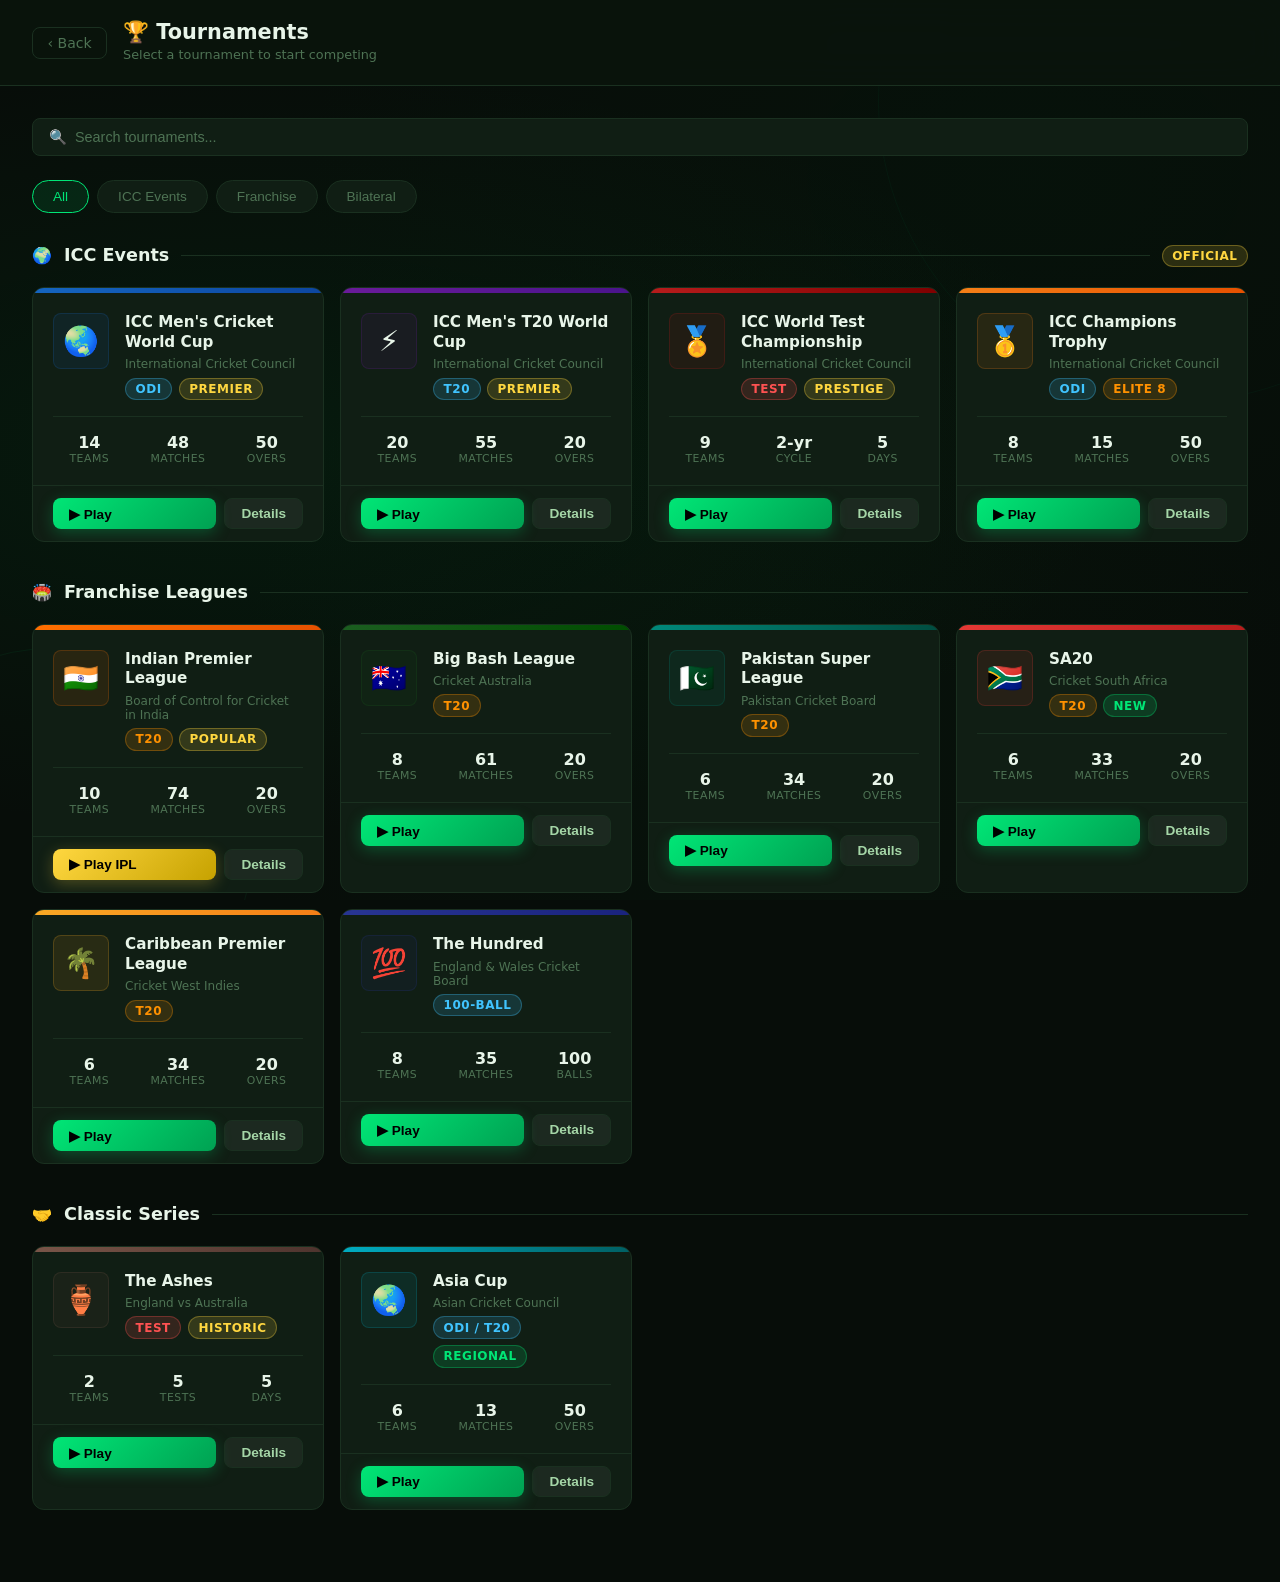
<file: frontend/pages/tournaments.html>
<!DOCTYPE html>
<html lang="en">
<head>
    <meta charset="UTF-8">
    <meta name="viewport" content="width=device-width, initial-scale=1.0">
    <title>Tournaments — Cricket Manager Pro</title>
    <link rel="stylesheet" href="../css/style.css">
    <style>
        .page-layout { display: flex; flex-direction: column; min-height: 100vh; }

        /* Page Header */
        .page-top {
            padding: 1.25rem 2rem;
            background: rgba(10, 20, 13, 0.9);
            backdrop-filter: blur(20px);
            border-bottom: 1px solid var(--border);
            display: flex;
            align-items: center;
            justify-content: space-between;
        }

        .page-top-left {
            display: flex;
            align-items: center;
            gap: 1rem;
        }

        .back-btn {
            display: flex;
            align-items: center;
            gap: 0.4rem;
            color: var(--text-muted);
            text-decoration: none;
            font-size: 0.88rem;
            padding: 0.45rem 0.9rem;
            border-radius: var(--radius-sm);
            border: 1px solid var(--border);
            transition: var(--transition);
        }

        .back-btn:hover { color: var(--text-primary); border-color: var(--border-bright); }

        .page-title-area h2 { font-size: 1.3rem; margin: 0; }
        .page-title-area p { font-size: 0.8rem; color: var(--text-muted); margin: 0; }

        /* Main Content */
        .content-area {
            flex: 1;
            padding: 2rem;
            max-width: 1400px;
            width: 100%;
            margin: 0 auto;
        }

        /* Category Tabs */
        .cat-tabs {
            display: flex;
            gap: 0.5rem;
            margin-bottom: 2rem;
            flex-wrap: wrap;
        }

        .cat-tab {
            padding: 0.5rem 1.25rem;
            background: var(--bg-card);
            border: 1px solid var(--border);
            border-radius: 20px;
            color: var(--text-muted);
            font-size: 0.85rem;
            font-weight: 500;
            cursor: pointer;
            transition: var(--transition);
        }

        .cat-tab:hover { color: var(--text-primary); border-color: var(--border-bright); }
        .cat-tab.active { background: rgba(0,230,118,0.1); color: var(--accent-green); border-color: var(--accent-green); }

        /* Section */
        .tournament-section { margin-bottom: 2.5rem; }

        .section-header {
            display: flex;
            align-items: center;
            gap: 0.75rem;
            margin-bottom: 1.25rem;
        }

        .section-header h3 {
            font-size: 1.1rem;
            font-weight: 700;
        }

        .section-header .section-line {
            flex: 1;
            height: 1px;
            background: var(--border);
        }

        /* Tournament Cards Grid */
        .tournament-grid {
            display: grid;
            grid-template-columns: repeat(auto-fill, minmax(280px, 1fr));
            gap: 1rem;
        }

        .tournament-card {
            background: var(--bg-card);
            border: 1px solid var(--border);
            border-radius: var(--radius);
            overflow: hidden;
            cursor: pointer;
            transition: var(--transition);
            position: relative;
        }

        .tournament-card:hover {
            border-color: var(--border-bright);
            transform: translateY(-3px);
            box-shadow: 0 10px 30px rgba(0,0,0,0.3);
        }

        .tournament-card.locked { opacity: 0.5; cursor: not-allowed; }
        .tournament-card.locked:hover { transform: none; }

        /* Card Color Banner */
        .card-banner {
            height: 5px;
            background: var(--banner-color, linear-gradient(90deg, var(--accent-green), var(--accent-green-dim)));
        }

        .card-body-t {
            padding: 1.25rem;
        }

        .card-top {
            display: flex;
            align-items: flex-start;
            gap: 1rem;
            margin-bottom: 1rem;
        }

        .tournament-emblem {
            width: 56px; height: 56px;
            border-radius: var(--radius-sm);
            display: flex;
            align-items: center;
            justify-content: center;
            font-size: 1.8rem;
            flex-shrink: 0;
            background: var(--emblem-bg, rgba(0,230,118,0.08));
            border: 1px solid var(--emblem-border, rgba(0,230,118,0.15));
        }

        .tournament-info { flex: 1; }

        .tournament-name {
            font-size: 0.95rem;
            font-weight: 700;
            color: var(--text-primary);
            line-height: 1.3;
            margin-bottom: 0.3rem;
        }

        .tournament-org {
            font-size: 0.75rem;
            color: var(--text-muted);
        }

        .tournament-badges {
            display: flex;
            gap: 0.4rem;
            flex-wrap: wrap;
        }

        .card-stats {
            display: flex;
            gap: 1rem;
            padding-top: 1rem;
            border-top: 1px solid var(--border);
        }

        .card-stat {
            flex: 1;
            text-align: center;
        }

        .card-stat-value {
            font-size: 1rem;
            font-weight: 700;
            color: var(--text-primary);
        }

        .card-stat-label {
            font-size: 0.68rem;
            color: var(--text-muted);
            text-transform: uppercase;
            letter-spacing: 0.5px;
        }

        .card-footer-t {
            padding: 0.75rem 1.25rem;
            border-top: 1px solid var(--border);
            display: flex;
            gap: 0.5rem;
        }

        .lock-overlay {
            position: absolute;
            inset: 0;
            background: rgba(7,13,9,0.6);
            display: flex;
            align-items: center;
            justify-content: center;
            font-size: 1.5rem;
            font-weight: 700;
            color: var(--text-muted);
            flex-direction: column;
            gap: 0.3rem;
        }

        .lock-overlay span { font-size: 0.8rem; }

        /* Tournament Detail Modal */
        .t-modal { max-width: 640px; }

        .t-modal-header {
            background: linear-gradient(135deg, rgba(0,150,60,0.2), rgba(0,50,20,0.3));
            padding: 2rem;
            border-bottom: 1px solid var(--border);
            text-align: center;
        }

        .t-modal-emblem {
            font-size: 3rem;
            margin-bottom: 0.75rem;
        }

        .t-modal-title { font-size: 1.4rem; margin-bottom: 0.25rem; }
        .t-modal-sub { font-size: 0.85rem; color: var(--text-muted); }

        .t-info-grid {
            display: grid;
            grid-template-columns: repeat(3, 1fr);
            gap: 1rem;
            margin: 1.5rem 0;
        }

        .t-info-item {
            text-align: center;
            padding: 0.75rem;
            background: var(--bg-secondary);
            border-radius: var(--radius-sm);
            border: 1px solid var(--border);
        }

        .t-info-value {
            font-size: 1.1rem;
            font-weight: 700;
            color: var(--text-primary);
        }

        .t-info-label {
            font-size: 0.7rem;
            color: var(--text-muted);
            text-transform: uppercase;
        }

        .teams-preview {
            display: flex;
            flex-wrap: wrap;
            gap: 0.4rem;
            margin-top: 0.5rem;
        }

        .team-pill {
            display: flex;
            align-items: center;
            gap: 0.3rem;
            padding: 0.3rem 0.6rem;
            background: var(--bg-secondary);
            border: 1px solid var(--border);
            border-radius: 20px;
            font-size: 0.78rem;
        }

        /* Search */
        .search-bar {
            display: flex;
            align-items: center;
            gap: 0.75rem;
            margin-bottom: 1.5rem;
        }

        .search-input {
            flex: 1;
            padding: 0.6rem 1rem;
            background: var(--bg-card);
            border: 1px solid var(--border);
            border-radius: var(--radius-sm);
            color: var(--text-primary);
            font-size: 0.9rem;
            outline: none;
            transition: var(--transition);
        }

        .search-input:focus { border-color: var(--accent-green-dim); }
        .search-input::placeholder { color: var(--text-muted); }

        @media(max-width:768px) {
            .content-area { padding: 1rem; }
            .tournament-grid { grid-template-columns: 1fr; }
            .t-info-grid { grid-template-columns: repeat(2,1fr); }
        }
    </style>
</head>
<body>
    <div class="bg-animated"></div>
    <div class="page-layout">

        <!-- TOP BAR -->
        <div class="page-top">
            <div class="page-top-left">
                <a href="../index.html" class="back-btn">‹ Back</a>
                <div class="page-title-area">
                    <h2>🏆 Tournaments</h2>
                    <p>Select a tournament to start competing</p>
                </div>
            </div>
        </div>

        <!-- CONTENT -->
        <div class="content-area fade-in">

            <!-- Search -->
            <div class="search-bar">
                <input type="text" class="search-input" placeholder="🔍  Search tournaments..." id="searchInput">
            </div>

            <!-- Category Tabs -->
            <div class="cat-tabs">
                <button class="cat-tab active" data-cat="all">All</button>
                <button class="cat-tab" data-cat="icc">ICC Events</button>
                <button class="cat-tab" data-cat="franchise">Franchise</button>
                <button class="cat-tab" data-cat="bilateral">Bilateral</button>
            </div>

            <!-- ===== ICC EVENTS ===== -->
            <div class="tournament-section" data-cat="icc">
                <div class="section-header">
                    <span>🌍</span>
                    <h3>ICC Events</h3>
                    <div class="section-line"></div>
                    <span class="badge badge-gold">Official</span>
                </div>
                <div class="tournament-grid">

                    <!-- ODI World Cup -->
                    <div class="tournament-card" onclick="openTournament('odi-wc')">
                        <div class="card-banner" style="--banner-color: linear-gradient(90deg,#1565c0,#0d47a1)"></div>
                        <div class="card-body-t">
                            <div class="card-top">
                                <div class="tournament-emblem" style="--emblem-bg:rgba(21,101,192,0.1);--emblem-border:rgba(21,101,192,0.2)">🌏</div>
                                <div class="tournament-info">
                                    <div class="tournament-name">ICC Men's Cricket World Cup</div>
                                    <div class="tournament-org">International Cricket Council</div>
                                    <div class="tournament-badges" style="margin-top:0.4rem">
                                        <span class="badge badge-blue">ODI</span>
                                        <span class="badge badge-gold">Premier</span>
                                    </div>
                                </div>
                            </div>
                            <div class="card-stats">
                                <div class="card-stat">
                                    <div class="card-stat-value">14</div>
                                    <div class="card-stat-label">Teams</div>
                                </div>
                                <div class="card-stat">
                                    <div class="card-stat-value">48</div>
                                    <div class="card-stat-label">Matches</div>
                                </div>
                                <div class="card-stat">
                                    <div class="card-stat-value">50</div>
                                    <div class="card-stat-label">Overs</div>
                                </div>
                            </div>
                        </div>
                        <div class="card-footer-t">
                            <button class="btn btn-primary btn-sm" style="flex:1" onclick="event.stopPropagation();startTournament('odi-wc')">▶ Play</button>
                            <button class="btn btn-ghost btn-sm" onclick="event.stopPropagation();openTournament('odi-wc')">Details</button>
                        </div>
                    </div>

                    <!-- T20 World Cup -->
                    <div class="tournament-card" onclick="openTournament('t20-wc')">
                        <div class="card-banner" style="--banner-color: linear-gradient(90deg,#6a1b9a,#4a148c)"></div>
                        <div class="card-body-t">
                            <div class="card-top">
                                <div class="tournament-emblem" style="--emblem-bg:rgba(106,27,154,0.1);--emblem-border:rgba(106,27,154,0.2)">⚡</div>
                                <div class="tournament-info">
                                    <div class="tournament-name">ICC Men's T20 World Cup</div>
                                    <div class="tournament-org">International Cricket Council</div>
                                    <div class="tournament-badges" style="margin-top:0.4rem">
                                        <span class="badge badge-blue">T20</span>
                                        <span class="badge badge-gold">Premier</span>
                                    </div>
                                </div>
                            </div>
                            <div class="card-stats">
                                <div class="card-stat">
                                    <div class="card-stat-value">20</div>
                                    <div class="card-stat-label">Teams</div>
                                </div>
                                <div class="card-stat">
                                    <div class="card-stat-value">55</div>
                                    <div class="card-stat-label">Matches</div>
                                </div>
                                <div class="card-stat">
                                    <div class="card-stat-value">20</div>
                                    <div class="card-stat-label">Overs</div>
                                </div>
                            </div>
                        </div>
                        <div class="card-footer-t">
                            <button class="btn btn-primary btn-sm" style="flex:1" onclick="event.stopPropagation();startTournament('t20-wc')">▶ Play</button>
                            <button class="btn btn-ghost btn-sm" onclick="event.stopPropagation();openTournament('t20-wc')">Details</button>
                        </div>
                    </div>

                    <!-- World Test Championship -->
                    <div class="tournament-card" onclick="openTournament('wtc')">
                        <div class="card-banner" style="--banner-color: linear-gradient(90deg,#b71c1c,#7f0000)"></div>
                        <div class="card-body-t">
                            <div class="card-top">
                                <div class="tournament-emblem" style="--emblem-bg:rgba(183,28,28,0.1);--emblem-border:rgba(183,28,28,0.2)">🏅</div>
                                <div class="tournament-info">
                                    <div class="tournament-name">ICC World Test Championship</div>
                                    <div class="tournament-org">International Cricket Council</div>
                                    <div class="tournament-badges" style="margin-top:0.4rem">
                                        <span class="badge badge-red">TEST</span>
                                        <span class="badge badge-gold">Prestige</span>
                                    </div>
                                </div>
                            </div>
                            <div class="card-stats">
                                <div class="card-stat">
                                    <div class="card-stat-value">9</div>
                                    <div class="card-stat-label">Teams</div>
                                </div>
                                <div class="card-stat">
                                    <div class="card-stat-value">2-yr</div>
                                    <div class="card-stat-label">Cycle</div>
                                </div>
                                <div class="card-stat">
                                    <div class="card-stat-value">5</div>
                                    <div class="card-stat-label">Days</div>
                                </div>
                            </div>
                        </div>
                        <div class="card-footer-t">
                            <button class="btn btn-primary btn-sm" style="flex:1" onclick="event.stopPropagation();startTournament('wtc')">▶ Play</button>
                            <button class="btn btn-ghost btn-sm" onclick="event.stopPropagation();openTournament('wtc')">Details</button>
                        </div>
                    </div>

                    <!-- Champions Trophy -->
                    <div class="tournament-card" onclick="openTournament('ct')">
                        <div class="card-banner" style="--banner-color: linear-gradient(90deg,#f57f17,#e65100)"></div>
                        <div class="card-body-t">
                            <div class="card-top">
                                <div class="tournament-emblem" style="--emblem-bg:rgba(245,127,23,0.1);--emblem-border:rgba(245,127,23,0.2)">🥇</div>
                                <div class="tournament-info">
                                    <div class="tournament-name">ICC Champions Trophy</div>
                                    <div class="tournament-org">International Cricket Council</div>
                                    <div class="tournament-badges" style="margin-top:0.4rem">
                                        <span class="badge badge-blue">ODI</span>
                                        <span class="badge badge-orange">Elite 8</span>
                                    </div>
                                </div>
                            </div>
                            <div class="card-stats">
                                <div class="card-stat">
                                    <div class="card-stat-value">8</div>
                                    <div class="card-stat-label">Teams</div>
                                </div>
                                <div class="card-stat">
                                    <div class="card-stat-value">15</div>
                                    <div class="card-stat-label">Matches</div>
                                </div>
                                <div class="card-stat">
                                    <div class="card-stat-value">50</div>
                                    <div class="card-stat-label">Overs</div>
                                </div>
                            </div>
                        </div>
                        <div class="card-footer-t">
                            <button class="btn btn-primary btn-sm" style="flex:1" onclick="event.stopPropagation();startTournament('ct')">▶ Play</button>
                            <button class="btn btn-ghost btn-sm">Details</button>
                        </div>
                    </div>

                </div>
            </div>

            <!-- ===== FRANCHISE LEAGUES ===== -->
            <div class="tournament-section" data-cat="franchise">
                <div class="section-header">
                    <span>🏟️</span>
                    <h3>Franchise Leagues</h3>
                    <div class="section-line"></div>
                </div>
                <div class="tournament-grid">

                    <!-- IPL -->
                    <div class="tournament-card" onclick="openTournament('ipl')">
                        <div class="card-banner" style="--banner-color: linear-gradient(90deg,#ff6f00,#e65100)"></div>
                        <div class="card-body-t">
                            <div class="card-top">
                                <div class="tournament-emblem" style="--emblem-bg:rgba(255,111,0,0.1);--emblem-border:rgba(255,111,0,0.2)">🇮🇳</div>
                                <div class="tournament-info">
                                    <div class="tournament-name">Indian Premier League</div>
                                    <div class="tournament-org">Board of Control for Cricket in India</div>
                                    <div class="tournament-badges" style="margin-top:0.4rem">
                                        <span class="badge badge-orange">T20</span>
                                        <span class="badge badge-gold">Popular</span>
                                    </div>
                                </div>
                            </div>
                            <div class="card-stats">
                                <div class="card-stat">
                                    <div class="card-stat-value">10</div>
                                    <div class="card-stat-label">Teams</div>
                                </div>
                                <div class="card-stat">
                                    <div class="card-stat-value">74</div>
                                    <div class="card-stat-label">Matches</div>
                                </div>
                                <div class="card-stat">
                                    <div class="card-stat-value">20</div>
                                    <div class="card-stat-label">Overs</div>
                                </div>
                            </div>
                        </div>
                        <div class="card-footer-t">
                            <button class="btn btn-gold btn-sm" style="flex:1" onclick="event.stopPropagation();startTournament('ipl')">▶ Play IPL</button>
                            <button class="btn btn-ghost btn-sm">Details</button>
                        </div>
                    </div>

                    <!-- BBL -->
                    <div class="tournament-card" onclick="openTournament('bbl')">
                        <div class="card-banner" style="--banner-color: linear-gradient(90deg,#1b5e20,#004d00)"></div>
                        <div class="card-body-t">
                            <div class="card-top">
                                <div class="tournament-emblem" style="--emblem-bg:rgba(27,94,32,0.1);--emblem-border:rgba(27,94,32,0.2)">🇦🇺</div>
                                <div class="tournament-info">
                                    <div class="tournament-name">Big Bash League</div>
                                    <div class="tournament-org">Cricket Australia</div>
                                    <div class="tournament-badges" style="margin-top:0.4rem">
                                        <span class="badge badge-orange">T20</span>
                                    </div>
                                </div>
                            </div>
                            <div class="card-stats">
                                <div class="card-stat"><div class="card-stat-value">8</div><div class="card-stat-label">Teams</div></div>
                                <div class="card-stat"><div class="card-stat-value">61</div><div class="card-stat-label">Matches</div></div>
                                <div class="card-stat"><div class="card-stat-value">20</div><div class="card-stat-label">Overs</div></div>
                            </div>
                        </div>
                        <div class="card-footer-t">
                            <button class="btn btn-primary btn-sm" style="flex:1" onclick="event.stopPropagation();startTournament('bbl')">▶ Play</button>
                            <button class="btn btn-ghost btn-sm">Details</button>
                        </div>
                    </div>

                    <!-- PSL -->
                    <div class="tournament-card" onclick="openTournament('psl')">
                        <div class="card-banner" style="--banner-color: linear-gradient(90deg,#00897b,#004d40)"></div>
                        <div class="card-body-t">
                            <div class="card-top">
                                <div class="tournament-emblem" style="--emblem-bg:rgba(0,137,123,0.1);--emblem-border:rgba(0,137,123,0.2)">🇵🇰</div>
                                <div class="tournament-info">
                                    <div class="tournament-name">Pakistan Super League</div>
                                    <div class="tournament-org">Pakistan Cricket Board</div>
                                    <div class="tournament-badges" style="margin-top:0.4rem">
                                        <span class="badge badge-orange">T20</span>
                                    </div>
                                </div>
                            </div>
                            <div class="card-stats">
                                <div class="card-stat"><div class="card-stat-value">6</div><div class="card-stat-label">Teams</div></div>
                                <div class="card-stat"><div class="card-stat-value">34</div><div class="card-stat-label">Matches</div></div>
                                <div class="card-stat"><div class="card-stat-value">20</div><div class="card-stat-label">Overs</div></div>
                            </div>
                        </div>
                        <div class="card-footer-t">
                            <button class="btn btn-primary btn-sm" style="flex:1" onclick="event.stopPropagation();startTournament('psl')">▶ Play</button>
                            <button class="btn btn-ghost btn-sm">Details</button>
                        </div>
                    </div>

                    <!-- SA20 -->
                    <div class="tournament-card" onclick="openTournament('sa20')">
                        <div class="card-banner" style="--banner-color: linear-gradient(90deg,#e53935,#b71c1c)"></div>
                        <div class="card-body-t">
                            <div class="card-top">
                                <div class="tournament-emblem" style="--emblem-bg:rgba(229,57,53,0.1);--emblem-border:rgba(229,57,53,0.2)">🇿🇦</div>
                                <div class="tournament-info">
                                    <div class="tournament-name">SA20</div>
                                    <div class="tournament-org">Cricket South Africa</div>
                                    <div class="tournament-badges" style="margin-top:0.4rem">
                                        <span class="badge badge-orange">T20</span>
                                        <span class="badge badge-green">New</span>
                                    </div>
                                </div>
                            </div>
                            <div class="card-stats">
                                <div class="card-stat"><div class="card-stat-value">6</div><div class="card-stat-label">Teams</div></div>
                                <div class="card-stat"><div class="card-stat-value">33</div><div class="card-stat-label">Matches</div></div>
                                <div class="card-stat"><div class="card-stat-value">20</div><div class="card-stat-label">Overs</div></div>
                            </div>
                        </div>
                        <div class="card-footer-t">
                            <button class="btn btn-primary btn-sm" style="flex:1" onclick="event.stopPropagation();startTournament('sa20')">▶ Play</button>
                            <button class="btn btn-ghost btn-sm">Details</button>
                        </div>
                    </div>

                    <!-- CPL -->
                    <div class="tournament-card" onclick="openTournament('cpl')">
                        <div class="card-banner" style="--banner-color: linear-gradient(90deg,#f9a825,#f57f17)"></div>
                        <div class="card-body-t">
                            <div class="card-top">
                                <div class="tournament-emblem" style="--emblem-bg:rgba(249,168,37,0.1);--emblem-border:rgba(249,168,37,0.2)">🌴</div>
                                <div class="tournament-info">
                                    <div class="tournament-name">Caribbean Premier League</div>
                                    <div class="tournament-org">Cricket West Indies</div>
                                    <div class="tournament-badges" style="margin-top:0.4rem">
                                        <span class="badge badge-orange">T20</span>
                                    </div>
                                </div>
                            </div>
                            <div class="card-stats">
                                <div class="card-stat"><div class="card-stat-value">6</div><div class="card-stat-label">Teams</div></div>
                                <div class="card-stat"><div class="card-stat-value">34</div><div class="card-stat-label">Matches</div></div>
                                <div class="card-stat"><div class="card-stat-value">20</div><div class="card-stat-label">Overs</div></div>
                            </div>
                        </div>
                        <div class="card-footer-t">
                            <button class="btn btn-primary btn-sm" style="flex:1" onclick="event.stopPropagation();startTournament('cpl')">▶ Play</button>
                            <button class="btn btn-ghost btn-sm">Details</button>
                        </div>
                    </div>

                    <!-- The Hundred -->
                    <div class="tournament-card" onclick="openTournament('hundred')">
                        <div class="card-banner" style="--banner-color: linear-gradient(90deg,#283593,#1a237e)"></div>
                        <div class="card-body-t">
                            <div class="card-top">
                                <div class="tournament-emblem" style="--emblem-bg:rgba(40,53,147,0.1);--emblem-border:rgba(40,53,147,0.2)">💯</div>
                                <div class="tournament-info">
                                    <div class="tournament-name">The Hundred</div>
                                    <div class="tournament-org">England & Wales Cricket Board</div>
                                    <div class="tournament-badges" style="margin-top:0.4rem">
                                        <span class="badge badge-blue">100-ball</span>
                                    </div>
                                </div>
                            </div>
                            <div class="card-stats">
                                <div class="card-stat"><div class="card-stat-value">8</div><div class="card-stat-label">Teams</div></div>
                                <div class="card-stat"><div class="card-stat-value">35</div><div class="card-stat-label">Matches</div></div>
                                <div class="card-stat"><div class="card-stat-value">100</div><div class="card-stat-label">Balls</div></div>
                            </div>
                        </div>
                        <div class="card-footer-t">
                            <button class="btn btn-primary btn-sm" style="flex:1" onclick="event.stopPropagation();startTournament('hundred')">▶ Play</button>
                            <button class="btn btn-ghost btn-sm">Details</button>
                        </div>
                    </div>

                </div>
            </div>

            <!-- ===== BILATERAL SERIES ===== -->
            <div class="tournament-section" data-cat="bilateral">
                <div class="section-header">
                    <span>🤝</span>
                    <h3>Classic Series</h3>
                    <div class="section-line"></div>
                </div>
                <div class="tournament-grid">

                    <!-- The Ashes -->
                    <div class="tournament-card" onclick="openTournament('ashes')">
                        <div class="card-banner" style="--banner-color: linear-gradient(90deg,#795548,#4e342e)"></div>
                        <div class="card-body-t">
                            <div class="card-top">
                                <div class="tournament-emblem" style="--emblem-bg:rgba(121,85,72,0.1);--emblem-border:rgba(121,85,72,0.2)">🏺</div>
                                <div class="tournament-info">
                                    <div class="tournament-name">The Ashes</div>
                                    <div class="tournament-org">England vs Australia</div>
                                    <div class="tournament-badges" style="margin-top:0.4rem">
                                        <span class="badge badge-red">TEST</span>
                                        <span class="badge badge-gold">Historic</span>
                                    </div>
                                </div>
                            </div>
                            <div class="card-stats">
                                <div class="card-stat"><div class="card-stat-value">2</div><div class="card-stat-label">Teams</div></div>
                                <div class="card-stat"><div class="card-stat-value">5</div><div class="card-stat-label">Tests</div></div>
                                <div class="card-stat"><div class="card-stat-value">5</div><div class="card-stat-label">Days</div></div>
                            </div>
                        </div>
                        <div class="card-footer-t">
                            <button class="btn btn-primary btn-sm" style="flex:1" onclick="event.stopPropagation();startTournament('ashes')">▶ Play</button>
                            <button class="btn btn-ghost btn-sm">Details</button>
                        </div>
                    </div>

                    <!-- Asia Cup -->
                    <div class="tournament-card" onclick="openTournament('asia-cup')">
                        <div class="card-banner" style="--banner-color: linear-gradient(90deg,#00acc1,#006064)"></div>
                        <div class="card-body-t">
                            <div class="card-top">
                                <div class="tournament-emblem" style="--emblem-bg:rgba(0,172,193,0.1);--emblem-border:rgba(0,172,193,0.2)">🌏</div>
                                <div class="tournament-info">
                                    <div class="tournament-name">Asia Cup</div>
                                    <div class="tournament-org">Asian Cricket Council</div>
                                    <div class="tournament-badges" style="margin-top:0.4rem">
                                        <span class="badge badge-blue">ODI / T20</span>
                                        <span class="badge badge-green">Regional</span>
                                    </div>
                                </div>
                            </div>
                            <div class="card-stats">
                                <div class="card-stat"><div class="card-stat-value">6</div><div class="card-stat-label">Teams</div></div>
                                <div class="card-stat"><div class="card-stat-value">13</div><div class="card-stat-label">Matches</div></div>
                                <div class="card-stat"><div class="card-stat-value">50</div><div class="card-stat-label">Overs</div></div>
                            </div>
                        </div>
                        <div class="card-footer-t">
                            <button class="btn btn-primary btn-sm" style="flex:1" onclick="event.stopPropagation();startTournament('asia-cup')">▶ Play</button>
                            <button class="btn btn-ghost btn-sm">Details</button>
                        </div>
                    </div>

                </div>
            </div>

        </div>
    </div>

    <!-- Resume / New Tournament Dialog -->
    <div class="modal-overlay" id="resumeDialog" style="display:none;align-items:center;justify-content:center">
        <div style="background:#111827;border:1px solid rgba(255,255,255,0.1);border-radius:16px;padding:1.5rem;max-width:320px;width:90%;text-align:center">
            <div style="font-size:2rem;margin-bottom:0.6rem" id="rdEmblem">🏆</div>
            <div style="font-size:1rem;font-weight:800;margin-bottom:0.3rem" id="rdName">Tournament</div>
            <div style="font-size:0.8rem;color:#8892a4;margin-bottom:1.25rem">You have an active tournament in progress. What would you like to do?</div>
            <div style="font-size:0.72rem;color:#ffc107;background:rgba(255,193,7,0.08);border:1px solid rgba(255,193,7,0.2);border-radius:8px;padding:0.5rem 0.75rem;margin-bottom:1.25rem" id="rdProgress"></div>
            <div style="display:flex;flex-direction:column;gap:0.55rem">
                <button onclick="resumeTournament()" style="padding:0.75rem;background:linear-gradient(135deg,#00e676,#00c853);color:#000;border:none;border-radius:10px;font-size:0.9rem;font-weight:800;cursor:pointer">▶ Continue Tournament</button>
                <button onclick="confirmNewTournament()" style="padding:0.7rem;background:rgba(255,82,82,0.12);color:#ff5252;border:1px solid rgba(255,82,82,0.3);border-radius:10px;font-size:0.85rem;font-weight:700;cursor:pointer">🗑️ Start New (discard progress)</button>
                <button onclick="closeResumeDialog()" style="padding:0.6rem;background:transparent;color:#8892a4;border:1px solid rgba(255,255,255,0.08);border-radius:10px;font-size:0.82rem;cursor:pointer">Cancel</button>
            </div>
        </div>
    </div>

    <!-- Tournament Detail Modal -->
    <div class="modal-overlay" id="tournamentModal">
        <div class="modal t-modal">
            <div class="t-modal-header" id="modalHeader">
                <div class="t-modal-emblem" id="modalEmblem">🏆</div>
                <h3 class="t-modal-title" id="modalTitle">Tournament</h3>
                <p class="t-modal-sub" id="modalSub">Details</p>
            </div>
            <div class="modal-body">
                <div class="t-info-grid" id="modalInfoGrid"></div>
                <div style="margin-bottom:1rem">
                    <div class="side-section-title">Participating Teams</div>
                    <div class="teams-preview" id="modalTeams"></div>
                </div>
                <div>
                    <div class="side-section-title">Format</div>
                    <p id="modalFormat" style="font-size:0.85rem;margin:0"></p>
                </div>
            </div>
            <div class="modal-footer">
                <button class="btn btn-ghost" onclick="closeModal()">Close</button>
                <button class="btn btn-primary" id="modalPlayBtn">▶ Start Tournament</button>
            </div>
        </div>
    </div>

    <script>
    const TOURNAMENTS = {
        'odi-wc': {
            name: "ICC Men's Cricket World Cup", emblem: '🌏', org: 'ICC',
            format: 'ODI - 50 overs per side. Group stage (round-robin) followed by knockout rounds. 14 teams compete.',
            teams: [
                {flag:'🇮🇳',name:'India'},{flag:'🇦🇺',name:'Australia'},{flag:'🏴󠁧󠁢󠁥󠁮󠁧󠁿',name:'England'},
                {flag:'🇵🇰',name:'Pakistan'},{flag:'🇿🇦',name:'South Africa'},{flag:'🇳🇿',name:'New Zealand'},
                {flag:'🏝️',name:'West Indies'},{flag:'🇱🇰',name:'Sri Lanka'},{flag:'🇧🇩',name:'Bangladesh'},
                {flag:'🇦🇫',name:'Afghanistan'},{flag:'🇳🇱',name:'Netherlands'},{flag:'🏴󠁧󠁢󠁳󠁣󠁴󠁿',name:'Scotland'},
                {flag:'🇮🇪',name:'Ireland'},{flag:'🇿🇼',name:'Zimbabwe'},
            ],
            stats: [{v:'14',l:'Teams'},{v:'48',l:'Matches'},{v:'50',l:'Overs'},{v:'4 weeks',l:'Duration'}]
        },
        't20-wc': {
            name: 'ICC Men\'s T20 World Cup', emblem: '⚡', org: 'ICC',
            format: 'T20 - 20 overs per side. Super 8 groups then semi-finals and final. 20 teams compete.',
            teams: [
                {flag:'🇮🇳',name:'India'},{flag:'🇦🇺',name:'Australia'},{flag:'🏴󠁧󠁢󠁥󠁮󠁧󠁿',name:'England'},
                {flag:'🇵🇰',name:'Pakistan'},{flag:'🇿🇦',name:'South Africa'},{flag:'🇳🇿',name:'New Zealand'},
                {flag:'🏝️',name:'West Indies'},{flag:'🇱🇰',name:'Sri Lanka'},{flag:'🇧🇩',name:'Bangladesh'},
                {flag:'🇦🇫',name:'Afghanistan'},
            ],
            stats: [{v:'20',l:'Teams'},{v:'55',l:'Matches'},{v:'20',l:'Overs'},{v:'3 weeks',l:'Duration'}]
        },
        'wtc': {
            name: 'ICC World Test Championship', emblem: '🏅', org: 'ICC',
            format: 'Test cricket - 5 days per match. Teams accumulate points over a 2-year cycle. Top 2 teams play the final.',
            teams: [
                {flag:'🇮🇳',name:'India'},{flag:'🇦🇺',name:'Australia'},{flag:'🏴󠁧󠁢󠁥󠁮󠁧󠁿',name:'England'},
                {flag:'🇵🇰',name:'Pakistan'},{flag:'🇿🇦',name:'South Africa'},{flag:'🇳🇿',name:'New Zealand'},
                {flag:'🏝️',name:'West Indies'},{flag:'🇱🇰',name:'Sri Lanka'},{flag:'🇧🇩',name:'Bangladesh'},
            ],
            stats: [{v:'9',l:'Teams'},{v:'6',l:'Series'},{v:'5',l:'Days/Test'},{v:'2 yrs',l:'Cycle'}]
        },
        'ipl': {
            name: 'Indian Premier League', emblem: '🇮🇳', org: 'BCCI',
            format: 'T20 - 20 overs. Double round-robin group stage, then playoffs (Qualifier 1, Eliminator, Qualifier 2, Final). 10 franchise teams.',
            teams: [
                {flag:'💙',name:'MI'},{flag:'💛',name:'CSK'},{flag:'❤️',name:'RCB'},{flag:'💜',name:'KKR'},
                {flag:'💙',name:'DC'},{flag:'❤️',name:'PBKS'},{flag:'🩷',name:'RR'},{flag:'🧡',name:'SRH'},
                {flag:'💙',name:'GT'},{flag:'🩵',name:'LSG'},
            ],
            stats: [{v:'10',l:'Teams'},{v:'74',l:'Matches'},{v:'20',l:'Overs'},{v:'2 months',l:'Duration'}]
        },
        'ashes': {
            name: 'The Ashes', emblem: '🏺', org: 'ECB / CA',
            format: '5-match Test series between England and Australia. Played alternately in England and Australia. One of cricket\'s oldest and most prestigious rivalries.',
            teams: [{flag:'🏴󠁧󠁢󠁥󠁮󠁧󠁿',name:'England'},{flag:'🇦🇺',name:'Australia'}],
            stats: [{v:'2',l:'Teams'},{v:'5',l:'Tests'},{v:'5',l:'Days'},{v:'Since 1882',l:'Est.'}]
        }
    };

    function openTournament(id) {
        const t = TOURNAMENTS[id];
        if (!t) { startTournament(id); return; }
        document.getElementById('modalEmblem').textContent = t.emblem;
        document.getElementById('modalTitle').textContent = t.name;
        document.getElementById('modalSub').textContent = `Organized by ${t.org}`;
        document.getElementById('modalFormat').textContent = t.format;

        const grid = document.getElementById('modalInfoGrid');
        grid.innerHTML = t.stats.map(s => `
            <div class="t-info-item">
                <div class="t-info-value">${s.v}</div>
                <div class="t-info-label">${s.l}</div>
            </div>`).join('');

        const teamsEl = document.getElementById('modalTeams');
        teamsEl.innerHTML = t.teams.map(tm => `
            <div class="team-pill"><span>${tm.flag}</span><span>${tm.name}</span></div>`).join('');

        document.getElementById('modalPlayBtn').onclick = () => startTournament(id);
        document.getElementById('tournamentModal').classList.add('active');
    }

    function closeModal() {
        document.getElementById('tournamentModal').classList.remove('active');
    }

    let _pendingTournId = null; // used by resume/new dialog

    function startTournament(id) {
        closeModal();
        // Check if an active (non-completed) tournament state exists
        const existing = localStorage.getItem(`cmp_tp_${id}`);
        if (existing) {
            try {
                const state = JSON.parse(existing);
                if (state && state.stage !== 'done') {
                    _pendingTournId = id;
                    showResumeDialog(id, state);
                    return;
                }
            } catch(e) {}
        }
        launchNewTournament(id);
    }

    function showResumeDialog(id, state) {
        const emblems = { 'odi-wc':'🌏','t20-wc':'⚡','wtc':'🏅','ct':'🥇','ipl':'🇮🇳','bbl':'🇦🇺','psl':'🇵🇰','sa20':'🇿🇦','cpl':'🌴','hundred':'💯','ashes':'🏺','asia-cup':'🌏' };
        document.getElementById('rdEmblem').textContent = emblems[id] || '🏆';
        document.getElementById('rdName').textContent   = state.name || id;
        const userTeam = (window.TEAMS_DATA||[]).find(t => t.id === state.userTeamId);
        const stageLabel = state.stage === 'sf' ? 'Semi-Finals' : state.stage === 'final' ? 'The Final' : `Group Stage · Round ${state.currentRound}/${state.totalRounds}`;
        document.getElementById('rdProgress').textContent =
            `${userTeam ? userTeam.flag + ' ' + userTeam.name + ' · ' : ''}${stageLabel} · ${state.userWins}W ${state.userLosses}L`;
        const dlg = document.getElementById('resumeDialog');
        dlg.style.display = 'flex';
        dlg.classList.add('active');
    }

    function resumeTournament() {
        const id = _pendingTournId;
        closeResumeDialog();
        if (id) window.location.href = `tournament-play.html?id=${id}`;
    }

    function confirmNewTournament() {
        if (!_pendingTournId) return;
        if (!confirm('This will permanently delete your current progress. Are you sure?')) return;
        const id = _pendingTournId;
        localStorage.removeItem(`cmp_tp_${id}`);
        const active = JSON.parse(localStorage.getItem('cmp_activeTournaments') || '[]');
        const idx = active.findIndex(t => t.id === id);
        if (idx >= 0) active.splice(idx, 1);
        localStorage.setItem('cmp_activeTournaments', JSON.stringify(active));
        closeResumeDialog();
        launchNewTournament(id);
    }

    function closeResumeDialog() {
        const dlg = document.getElementById('resumeDialog');
        dlg.classList.remove('active');
        dlg.style.display = 'none';
        _pendingTournId = null;
    }

    function launchNewTournament(id) {
        // Just navigate — tournament-play.html will handle team selection since state is gone
        window.location.href = `tournament-play.html?id=${id}`;
    }

    // Close dialogs on overlay/backdrop click
    document.getElementById('resumeDialog').addEventListener('click', function(e) {
        if (e.target === this) closeResumeDialog();
    });
    document.getElementById('tournamentModal').addEventListener('click', function(e) {
        if (e.target === this) closeModal();
    });

    // Category filter
    document.querySelectorAll('.cat-tab').forEach(tab => {
        tab.addEventListener('click', () => {
            document.querySelectorAll('.cat-tab').forEach(t => t.classList.remove('active'));
            tab.classList.add('active');
            const cat = tab.dataset.cat;
            document.querySelectorAll('.tournament-section').forEach(sec => {
                if (cat === 'all' || sec.dataset.cat === cat) {
                    sec.style.display = '';
                } else {
                    sec.style.display = 'none';
                }
            });
        });
    });

    // Search
    document.getElementById('searchInput').addEventListener('input', function() {
        const q = this.value.toLowerCase();
        document.querySelectorAll('.tournament-card').forEach(card => {
            const name = card.querySelector('.tournament-name')?.textContent.toLowerCase() || '';
            card.style.display = name.includes(q) ? '' : 'none';
        });
    });
    </script>
</body>
</html>
</file>
<file: frontend/css/style.css>
/* ===== CRICKET MANAGER - GLOBAL STYLES ===== */
:root {
    --bg-primary: #070d09;
    --bg-secondary: #0c1510;
    --bg-card: #101e14;
    --bg-card-hover: #182b1d;
    --bg-panel: #0f1c12;
    --accent-green: #00e676;
    --accent-green-dim: #00a152;
    --accent-gold: #ffd740;
    --accent-gold-dim: #c6a200;
    --accent-red: #ff5252;
    --accent-blue: #40c4ff;
    --accent-orange: #ff9100;
    --text-primary: #e8f5e9;
    --text-secondary: #a5d6a7;
    --text-muted: #4e7354;
    --border: #1a3020;
    --border-bright: #2a5035;
    --shadow-green: 0 0 30px rgba(0, 230, 118, 0.12);
    --shadow-gold: 0 0 20px rgba(255, 215, 64, 0.15);
    --transition: all 0.25s ease;
    --radius: 12px;
    --radius-sm: 8px;
}

* { margin: 0; padding: 0; box-sizing: border-box; }

html { font-size: 16px; scroll-behavior: smooth; }

body {
    background: var(--bg-primary);
    color: var(--text-primary);
    font-family: 'Segoe UI', system-ui, -apple-system, sans-serif;
    min-height: 100vh;
    overflow-x: hidden;
}

/* ===== SCROLLBAR ===== */
::-webkit-scrollbar { width: 6px; }
::-webkit-scrollbar-track { background: var(--bg-secondary); }
::-webkit-scrollbar-thumb { background: var(--accent-green-dim); border-radius: 3px; }

/* ===== TYPOGRAPHY ===== */
h1, h2, h3, h4 { line-height: 1.2; }
h1 { font-size: 2.5rem; font-weight: 800; }
h2 { font-size: 1.8rem; font-weight: 700; }
h3 { font-size: 1.3rem; font-weight: 600; }
h4 { font-size: 1rem; font-weight: 600; }
p { line-height: 1.6; color: var(--text-secondary); }

.text-accent { color: var(--accent-green); }
.text-gold { color: var(--accent-gold); }
.text-red { color: var(--accent-red); }
.text-muted { color: var(--text-muted); }
.text-center { text-align: center; }

/* ===== LAYOUT ===== */
.container { max-width: 1400px; margin: 0 auto; padding: 0 1.5rem; }
.flex { display: flex; }
.flex-col { flex-direction: column; }
.items-center { align-items: center; }
.justify-center { justify-content: center; }
.justify-between { justify-content: space-between; }
.gap-1 { gap: 0.5rem; }
.gap-2 { gap: 1rem; }
.gap-3 { gap: 1.5rem; }
.grid { display: grid; }

/* ===== BACKGROUND ANIMATION ===== */
.bg-animated {
    position: fixed;
    inset: 0;
    z-index: -1;
    background: radial-gradient(ellipse at 20% 50%, rgba(0, 100, 40, 0.15) 0%, transparent 60%),
                radial-gradient(ellipse at 80% 20%, rgba(0, 60, 20, 0.1) 0%, transparent 50%),
                radial-gradient(ellipse at 60% 80%, rgba(0, 80, 30, 0.08) 0%, transparent 50%),
                var(--bg-primary);
    overflow: hidden;
}

.bg-animated::before {
    content: '';
    position: absolute;
    width: 600px; height: 600px;
    border-radius: 50%;
    border: 1px solid rgba(0, 230, 118, 0.04);
    top: -200px; right: -200px;
    animation: slowSpin 40s linear infinite;
}

.bg-animated::after {
    content: '';
    position: absolute;
    width: 400px; height: 400px;
    border-radius: 50%;
    border: 1px solid rgba(0, 230, 118, 0.06);
    bottom: -150px; left: -150px;
    animation: slowSpin 30s linear infinite reverse;
}

@keyframes slowSpin {
    to { transform: rotate(360deg); }
}

/* ===== NAVBAR ===== */
.navbar {
    display: flex;
    align-items: center;
    justify-content: space-between;
    padding: 1rem 2rem;
    background: rgba(10, 20, 13, 0.85);
    backdrop-filter: blur(20px);
    border-bottom: 1px solid var(--border);
    position: sticky;
    top: 0;
    z-index: 100;
}

.navbar-brand {
    display: flex;
    align-items: center;
    gap: 0.75rem;
    text-decoration: none;
}

.navbar-logo {
    width: 40px; height: 40px;
    background: linear-gradient(135deg, var(--accent-green), var(--accent-green-dim));
    border-radius: 50%;
    display: flex;
    align-items: center;
    justify-content: center;
    font-size: 1.2rem;
    box-shadow: 0 0 15px rgba(0, 230, 118, 0.3);
}

.navbar-title {
    font-size: 1.2rem;
    font-weight: 800;
    color: var(--text-primary);
    letter-spacing: 0.5px;
}

.navbar-title span { color: var(--accent-green); }

.navbar-nav {
    display: flex;
    align-items: center;
    gap: 0.25rem;
    list-style: none;
}

.navbar-nav a {
    display: flex;
    align-items: center;
    gap: 0.4rem;
    padding: 0.5rem 1rem;
    color: var(--text-secondary);
    text-decoration: none;
    border-radius: var(--radius-sm);
    font-size: 0.9rem;
    transition: var(--transition);
}

.navbar-nav a:hover, .navbar-nav a.active {
    color: var(--accent-green);
    background: rgba(0, 230, 118, 0.08);
}

/* ===== BUTTONS ===== */
.btn {
    display: inline-flex;
    align-items: center;
    gap: 0.5rem;
    padding: 0.7rem 1.6rem;
    border: none;
    border-radius: var(--radius-sm);
    font-size: 0.95rem;
    font-weight: 600;
    cursor: pointer;
    transition: var(--transition);
    text-decoration: none;
    white-space: nowrap;
}

.btn-primary {
    background: linear-gradient(135deg, var(--accent-green), var(--accent-green-dim));
    color: #000;
    box-shadow: 0 4px 15px rgba(0, 230, 118, 0.25);
}

.btn-primary:hover {
    transform: translateY(-2px);
    box-shadow: 0 8px 25px rgba(0, 230, 118, 0.35);
}

.btn-secondary {
    background: transparent;
    color: var(--accent-green);
    border: 1px solid var(--accent-green);
}

.btn-secondary:hover {
    background: rgba(0, 230, 118, 0.08);
    transform: translateY(-1px);
}

.btn-gold {
    background: linear-gradient(135deg, var(--accent-gold), var(--accent-gold-dim));
    color: #000;
    box-shadow: 0 4px 15px rgba(255, 215, 64, 0.25);
}

.btn-gold:hover {
    transform: translateY(-2px);
    box-shadow: 0 8px 25px rgba(255, 215, 64, 0.35);
}

.btn-danger {
    background: linear-gradient(135deg, var(--accent-red), #c62828);
    color: #fff;
}

.btn-danger:hover { transform: translateY(-2px); }

.btn-ghost {
    background: rgba(255,255,255,0.05);
    color: var(--text-secondary);
    border: 1px solid var(--border);
}

.btn-ghost:hover { background: rgba(255,255,255,0.1); color: var(--text-primary); }

.btn-sm { padding: 0.45rem 1rem; font-size: 0.85rem; }
.btn-lg { padding: 0.9rem 2rem; font-size: 1.05rem; }
.btn-full { width: 100%; justify-content: center; }

/* ===== CARDS ===== */
.card {
    background: var(--bg-card);
    border: 1px solid var(--border);
    border-radius: var(--radius);
    overflow: hidden;
    transition: var(--transition);
}

.card:hover {
    border-color: var(--border-bright);
    transform: translateY(-2px);
    box-shadow: var(--shadow-green);
}

.card-header {
    padding: 1.25rem 1.5rem;
    border-bottom: 1px solid var(--border);
    display: flex;
    align-items: center;
    justify-content: space-between;
}

.card-body { padding: 1.5rem; }
.card-footer {
    padding: 1rem 1.5rem;
    border-top: 1px solid var(--border);
}

/* ===== BADGE ===== */
.badge {
    display: inline-flex;
    align-items: center;
    padding: 0.2rem 0.6rem;
    border-radius: 20px;
    font-size: 0.75rem;
    font-weight: 600;
    letter-spacing: 0.5px;
    text-transform: uppercase;
}

.badge-green { background: rgba(0, 230, 118, 0.15); color: var(--accent-green); border: 1px solid rgba(0, 230, 118, 0.3); }
.badge-gold { background: rgba(255, 215, 64, 0.15); color: var(--accent-gold); border: 1px solid rgba(255, 215, 64, 0.3); }
.badge-red { background: rgba(255, 82, 82, 0.15); color: var(--accent-red); border: 1px solid rgba(255, 82, 82, 0.3); }
.badge-blue { background: rgba(64, 196, 255, 0.15); color: var(--accent-blue); border: 1px solid rgba(64, 196, 255, 0.3); }
.badge-orange { background: rgba(255, 145, 0, 0.15); color: var(--accent-orange); border: 1px solid rgba(255, 145, 0, 0.3); }

/* ===== TABS ===== */
.tabs { display: flex; border-bottom: 1px solid var(--border); }
.tab-btn {
    padding: 0.75rem 1.25rem;
    background: none;
    border: none;
    border-bottom: 2px solid transparent;
    color: var(--text-muted);
    font-size: 0.9rem;
    font-weight: 600;
    cursor: pointer;
    transition: var(--transition);
    margin-bottom: -1px;
}
.tab-btn:hover { color: var(--text-secondary); }
.tab-btn.active { color: var(--accent-green); border-bottom-color: var(--accent-green); }
.tab-content { display: none; }
.tab-content.active { display: block; }

/* ===== FORMS ===== */
.form-group { margin-bottom: 1.25rem; }
.form-label { display: block; margin-bottom: 0.4rem; font-size: 0.85rem; color: var(--text-secondary); font-weight: 500; }
.form-control {
    width: 100%;
    padding: 0.65rem 1rem;
    background: var(--bg-secondary);
    border: 1px solid var(--border);
    border-radius: var(--radius-sm);
    color: var(--text-primary);
    font-size: 0.95rem;
    transition: var(--transition);
    outline: none;
}
.form-control:focus { border-color: var(--accent-green-dim); box-shadow: 0 0 0 3px rgba(0, 230, 118, 0.1); }
select.form-control { cursor: pointer; }
option { background: var(--bg-secondary); }

/* ===== RANGE SLIDER ===== */
.range-wrapper { position: relative; }
input[type="range"] {
    width: 100%;
    -webkit-appearance: none;
    height: 6px;
    border-radius: 3px;
    background: var(--border);
    outline: none;
    cursor: pointer;
}
input[type="range"]::-webkit-slider-thumb {
    -webkit-appearance: none;
    width: 18px; height: 18px;
    border-radius: 50%;
    background: var(--accent-green);
    box-shadow: 0 0 8px rgba(0, 230, 118, 0.4);
    transition: var(--transition);
}
input[type="range"]::-webkit-slider-thumb:hover {
    transform: scale(1.2);
}

/* ===== PROGRESS BAR ===== */
.progress-bar {
    height: 6px;
    background: var(--border);
    border-radius: 3px;
    overflow: hidden;
}
.progress-fill {
    height: 100%;
    background: linear-gradient(90deg, var(--accent-green), var(--accent-gold));
    border-radius: 3px;
    transition: width 0.4s ease;
}

/* ===== STAT ITEM ===== */
.stat-item {
    display: flex;
    flex-direction: column;
    align-items: center;
    gap: 0.2rem;
}
.stat-value { font-size: 1.3rem; font-weight: 700; color: var(--text-primary); }
.stat-label { font-size: 0.72rem; color: var(--text-muted); text-transform: uppercase; letter-spacing: 0.5px; }

/* ===== PAGE HEADER ===== */
.page-header {
    padding: 2rem 2rem 1.5rem;
    border-bottom: 1px solid var(--border);
}
.page-header-inner {
    max-width: 1400px;
    margin: 0 auto;
    display: flex;
    align-items: center;
    gap: 1rem;
}
.back-btn {
    display: flex;
    align-items: center;
    gap: 0.4rem;
    color: var(--text-muted);
    text-decoration: none;
    font-size: 0.9rem;
    padding: 0.4rem 0.8rem;
    border-radius: var(--radius-sm);
    border: 1px solid var(--border);
    transition: var(--transition);
}
.back-btn:hover { color: var(--text-primary); border-color: var(--border-bright); }

/* ===== TOAST NOTIFICATIONS ===== */
.toast-container {
    position: fixed;
    top: 80px;
    right: 1.5rem;
    z-index: 999;
    display: flex;
    flex-direction: column;
    gap: 0.5rem;
}
.toast {
    padding: 0.8rem 1.2rem;
    border-radius: var(--radius-sm);
    background: var(--bg-card);
    border: 1px solid var(--border);
    font-size: 0.9rem;
    animation: slideInRight 0.3s ease;
    min-width: 250px;
}
.toast-success { border-left: 3px solid var(--accent-green); }
.toast-error { border-left: 3px solid var(--accent-red); }
@keyframes slideInRight {
    from { transform: translateX(100%); opacity: 0; }
    to { transform: translateX(0); opacity: 1; }
}

/* ===== MODAL ===== */
.modal-overlay {
    position: fixed;
    inset: 0;
    background: rgba(0,0,0,0.8);
    backdrop-filter: blur(4px);
    z-index: 500;
    display: flex;
    align-items: center;
    justify-content: center;
    padding: 1rem;
    opacity: 0;
    pointer-events: none;
    transition: opacity 0.25s ease;
}
.modal-overlay.active { opacity: 1; pointer-events: all; }
.modal {
    background: var(--bg-card);
    border: 1px solid var(--border-bright);
    border-radius: var(--radius);
    width: 100%;
    max-width: 540px;
    max-height: 90vh;
    overflow-y: auto;
    transform: scale(0.9);
    transition: transform 0.25s ease;
}
.modal-overlay.active .modal { transform: scale(1); }
.modal-header {
    padding: 1.25rem 1.5rem;
    border-bottom: 1px solid var(--border);
    display: flex;
    justify-content: space-between;
    align-items: center;
}
.modal-close {
    background: none;
    border: none;
    color: var(--text-muted);
    font-size: 1.3rem;
    cursor: pointer;
    padding: 0.25rem;
    border-radius: 4px;
    transition: var(--transition);
}
.modal-close:hover { color: var(--text-primary); background: rgba(255,255,255,0.05); }
.modal-body { padding: 1.5rem; }
.modal-footer { padding: 1rem 1.5rem; border-top: 1px solid var(--border); display: flex; gap: 0.75rem; justify-content: flex-end; }

/* ===== SECTION DIVIDER ===== */
.section-divider {
    display: flex;
    align-items: center;
    gap: 1rem;
    margin: 1.5rem 0;
}
.section-divider::before, .section-divider::after {
    content: '';
    flex: 1;
    height: 1px;
    background: var(--border);
}
.section-divider span { color: var(--text-muted); font-size: 0.8rem; white-space: nowrap; }

/* ===== ANIMATION UTILITIES ===== */
.fade-in { animation: fadeIn 0.4s ease; }
@keyframes fadeIn { from { opacity: 0; transform: translateY(10px); } to { opacity: 1; transform: translateY(0); } }

.pulse { animation: pulse 2s ease-in-out infinite; }
@keyframes pulse { 0%, 100% { opacity: 1; } 50% { opacity: 0.5; } }

.glow-green { box-shadow: 0 0 15px rgba(0, 230, 118, 0.3); }
.glow-gold { box-shadow: 0 0 15px rgba(255, 215, 64, 0.3); }
.glow-red { box-shadow: 0 0 15px rgba(255, 82, 82, 0.3); }

/* ===== CRICKET FIELD SVG ===== */
.field-container {
    position: relative;
    width: 100%;
    aspect-ratio: 1;
    max-width: 300px;
    margin: 0 auto;
}

/* ===== SELECTION GRID ===== */
.selection-grid {
    display: grid;
    gap: 0.5rem;
}
.selection-item {
    padding: 0.6rem 0.8rem;
    background: var(--bg-secondary);
    border: 1px solid var(--border);
    border-radius: var(--radius-sm);
    cursor: pointer;
    transition: var(--transition);
    text-align: center;
    font-size: 0.85rem;
    color: var(--text-secondary);
    user-select: none;
}
.selection-item:hover {
    border-color: var(--accent-green-dim);
    color: var(--text-primary);
}
.selection-item.selected {
    background: rgba(0, 230, 118, 0.1);
    border-color: var(--accent-green);
    color: var(--accent-green);
    font-weight: 600;
}
.selection-item.disabled {
    opacity: 0.4;
    cursor: not-allowed;
}

/* ===== TEAM FLAG ===== */
.team-flag {
    font-size: 1.5rem;
    line-height: 1;
}

/* ===== LOADING SPINNER ===== */
.spinner {
    width: 40px; height: 40px;
    border: 3px solid var(--border);
    border-top-color: var(--accent-green);
    border-radius: 50%;
    animation: spin 0.8s linear infinite;
}
@keyframes spin { to { transform: rotate(360deg); } }

/* ===== RESPONSIVE ===== */
@media (max-width: 768px) {
    h1 { font-size: 1.8rem; }
    h2 { font-size: 1.4rem; }
    .navbar { padding: 0.75rem 1rem; }
    .navbar-nav { gap: 0; }
    .navbar-nav a span { display: none; }
    .card-body { padding: 1rem; }
}
</file>
